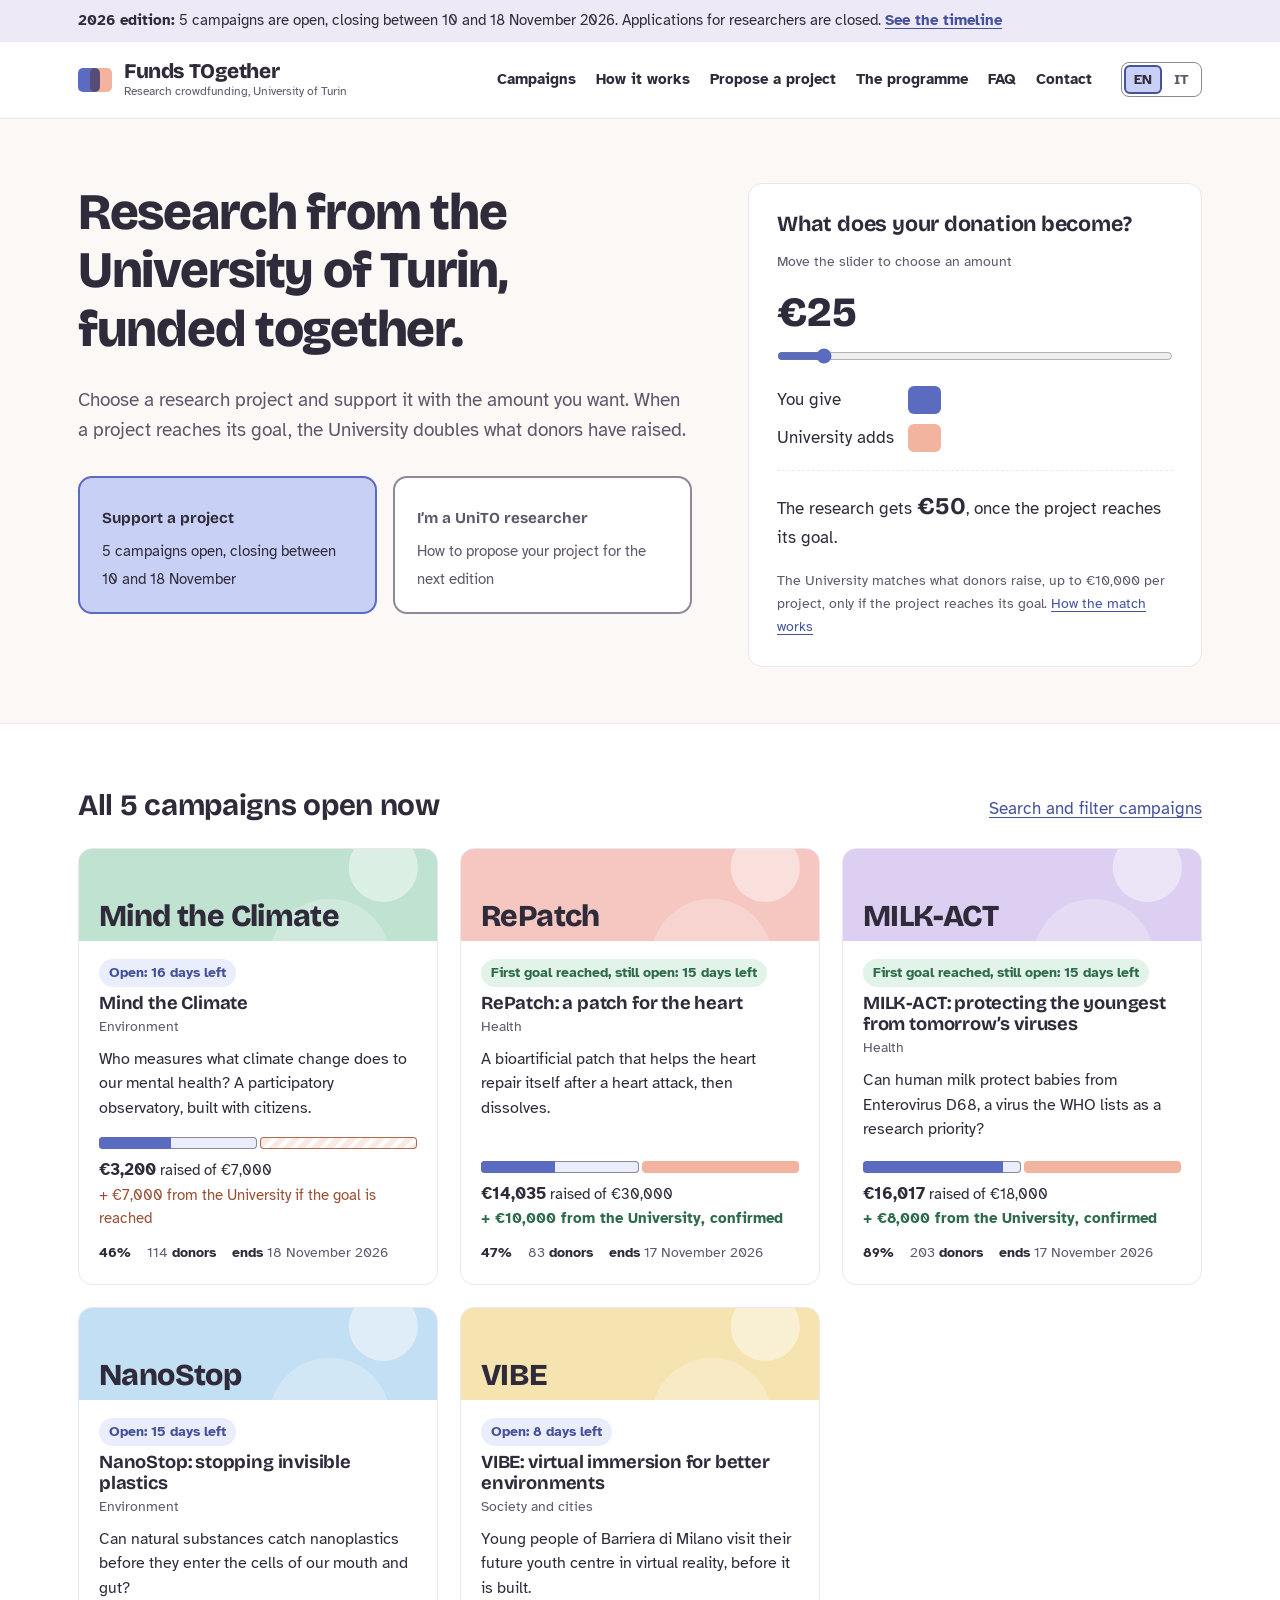
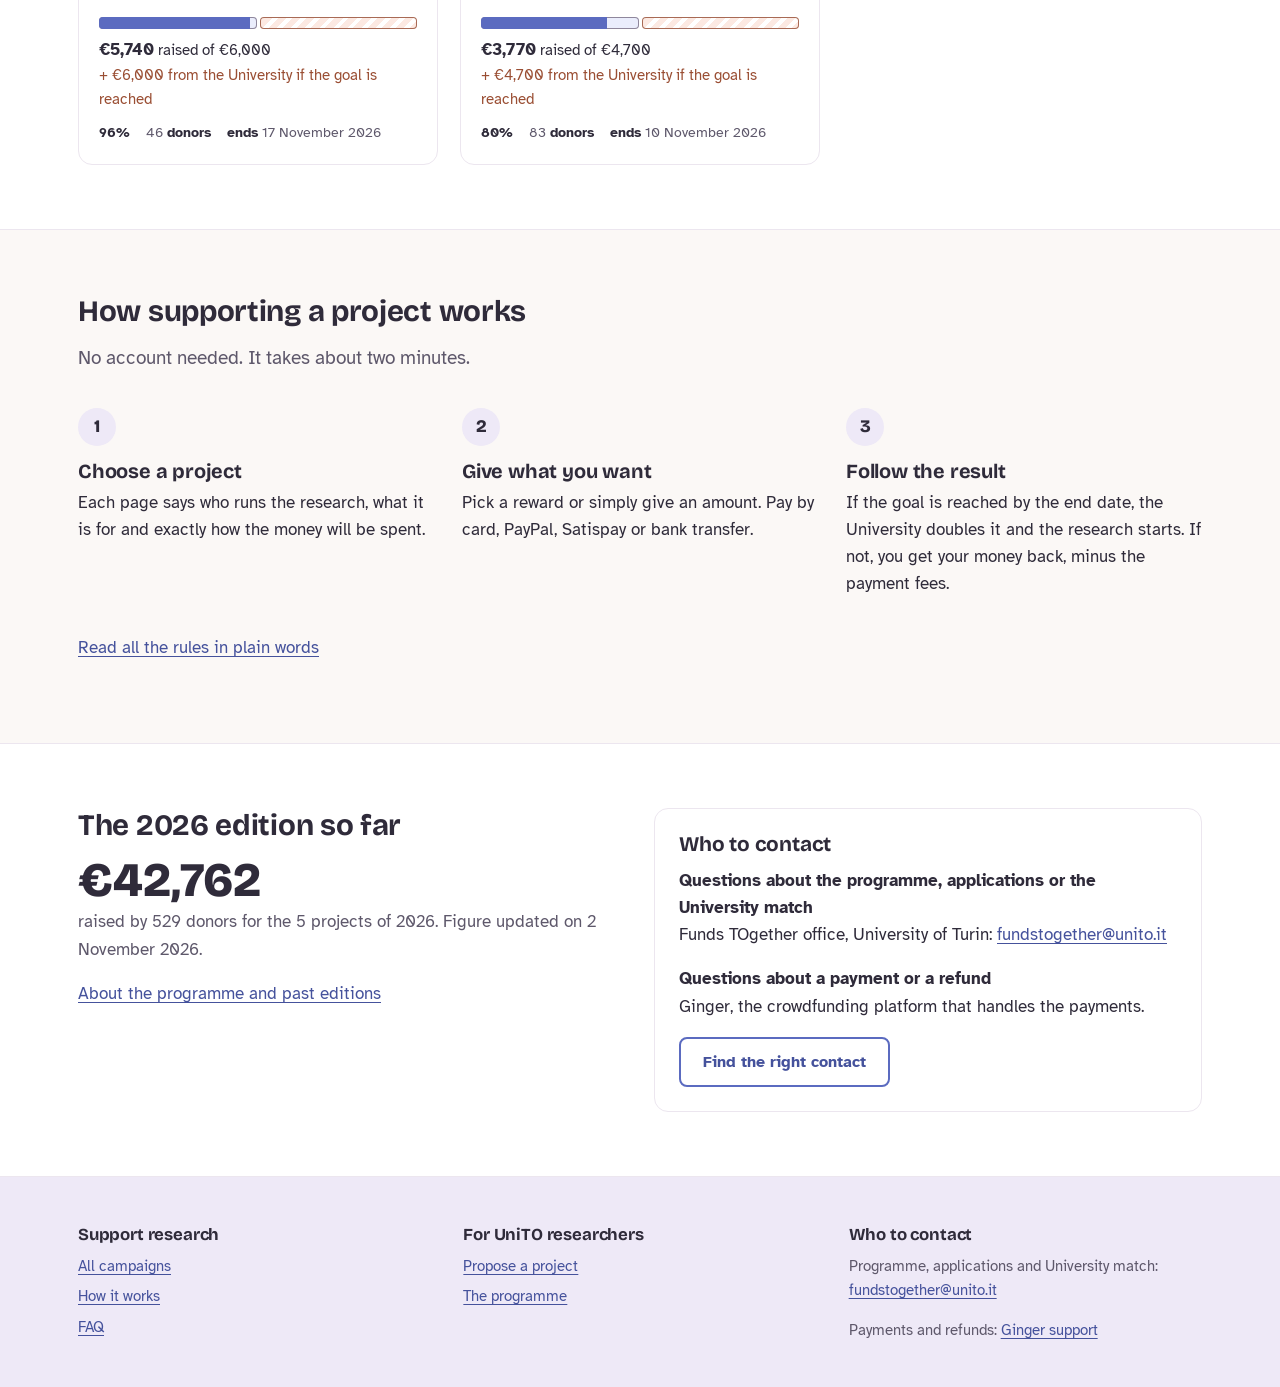
<file: assignment2_gruppoL/index.html>
<!doctype html>
<html lang="en">
<head>
  <meta charset="utf-8">
  <meta name="viewport" content="width=device-width, initial-scale=1">
  <title>Funds TOgether | University of Turin</title>
  <script src="js/lang.js"></script>
  <link rel="stylesheet" href="css/style.css">
  <script src="js/data.js" defer></script>
  <script src="js/common.js" defer></script>
  <script src="js/home.js" defer></script>
</head>
<body data-page="home" data-title-en="Research crowdfunding" data-title-it="Crowdfunding per la ricerca">
  <div id="site-header"></div>

  <main id="main">
    <section class="hero">
      <div class="wrap hero-grid">
        <div>
          <h1>
            <span data-l="en">Research from the University of Turin, funded together.</span>
            <span data-l="it">La ricerca dell’Università di Torino, finanziata insieme.</span>
          </h1>
          <p class="lead">
            <span data-l="en">Choose a research project and support it with the amount you want. When a project reaches its goal, the University doubles what donors have raised.</span>
            <span data-l="it">Scegli un progetto di ricerca e sostienilo con la cifra che vuoi. Quando un progetto raggiunge l’obiettivo, l’Ateneo raddoppia quanto raccolto dai donatori.</span>
          </p>

          <!-- Two clear entry points for two audiences (Assignment 1, problems A1 and B3) -->
          <div class="paths">
            <a class="path path--primary" href="campaigns.html">
              <strong><span data-l="en">Support a project</span><span data-l="it">Sostieni un progetto</span></strong>
              <span><span data-l="en">5 campaigns open, closing between 10 and 18 November</span><span data-l="it">5 campagne aperte, chiudono tra il 10 e il 18 novembre</span></span>
            </a>
            <a class="path" href="propose.html">
              <strong><span data-l="en">I’m a UniTO researcher</span><span data-l="it">Faccio ricerca in UniTO</span></strong>
              <span><span data-l="en">How to propose your project for the next edition</span><span data-l="it">Come proporre il tuo progetto per la prossima edizione</span></span>
            </a>
          </div>
        </div>

        <aside class="simulator" aria-labelledby="sim-title">
          <h2 id="sim-title"><span data-l="en">What does your donation become?</span><span data-l="it">Che cosa diventa la tua donazione?</span></h2>
          <label for="sim-range" class="muted small"><span data-l="en">Move the slider to choose an amount</span><span data-l="it">Sposta il cursore per scegliere una cifra</span></label>
          <div class="sim-amount"><output id="sim-out" for="sim-range">€25</output></div>
          <input id="sim-range" autocomplete="off" class="sim-range" type="range" min="5" max="200" step="5" value="25">
          <div class="sim-bars" aria-live="polite">
            <span><span data-l="en">You give</span><span data-l="it">Tu doni</span></span>
            <div><div class="sim-bar sim-bar--you" id="sim-you"></div></div>
            <span><span data-l="en">University adds</span><span data-l="it">L’Ateneo aggiunge</span></span>
            <div><div class="sim-bar sim-bar--match" id="sim-match"></div></div>
          </div>
          <p class="sim-total" id="sim-total"></p>
          <p class="small muted" style="margin:0">
            <span data-l="en">The University matches what donors raise, up to €10,000 per project, only if the project reaches its goal.</span>
            <span data-l="it">L’Ateneo aggiunge quanto raccolto dai donatori, fino a 10.000 € per progetto, solo se il progetto raggiunge l’obiettivo.</span>
            <a href="how-it-works.html#match"><span data-l="en">How the match works</span><span data-l="it">Come funziona il cofinanziamento</span></a>
          </p>
        </aside>
      </div>
    </section>

    <section class="section section--white" aria-labelledby="open-title">
      <div class="wrap">
        <div class="section-head">
          <h2 id="open-title"><span data-l="en">All 5 campaigns open now</span><span data-l="it">Tutte le 5 campagne aperte ora</span></h2>
          <a href="campaigns.html"><span data-l="en">Search and filter campaigns</span><span data-l="it">Cerca e filtra le campagne</span></a>
        </div>
        <div class="card-grid" id="home-cards"></div>
      </div>
    </section>

    <section class="section" aria-labelledby="how-title">
      <div class="wrap">
        <h2 id="how-title"><span data-l="en">How supporting a project works</span><span data-l="it">Come funziona sostenere un progetto</span></h2>
        <p class="lead" style="margin-bottom:34px"><span data-l="en">No account needed. It takes about two minutes.</span><span data-l="it">Non serve un account. Ci vogliono circa due minuti.</span></p>
        <ol class="steps">
          <li>
            <h3><span data-l="en">Choose a project</span><span data-l="it">Scegli un progetto</span></h3>
            <p><span data-l="en">Each page says who runs the research, what it is for and exactly how the money will be spent.</span><span data-l="it">Ogni pagina dice chi conduce la ricerca, a cosa serve e come verranno spesi esattamente i fondi.</span></p>
          </li>
          <li>
            <h3><span data-l="en">Give what you want</span><span data-l="it">Dona quanto vuoi</span></h3>
            <p><span data-l="en">Pick a reward or simply give an amount. Pay by card, PayPal, Satispay or bank transfer.</span><span data-l="it">Scegli una ricompensa o dona semplicemente una cifra. Paga con carta, PayPal, Satispay o bonifico.</span></p>
          </li>
          <li>
            <h3><span data-l="en">Follow the result</span><span data-l="it">Segui il risultato</span></h3>
            <p><span data-l="en">If the goal is reached by the end date, the University doubles it and the research starts. If not, you get your money back, minus the payment fees.</span><span data-l="it">Se l’obiettivo viene raggiunto entro la scadenza, l’Ateneo lo raddoppia e la ricerca parte. Altrimenti ti restituiamo la somma, al netto delle commissioni di pagamento.</span></p>
          </li>
        </ol>
        <p style="margin-top:20px"><a href="how-it-works.html"><span data-l="en">Read all the rules in plain words</span><span data-l="it">Leggi tutte le regole in parole semplici</span></a></p>
      </div>
    </section>

    <section class="section section--white" aria-labelledby="fig-title">
      <div class="wrap two-col">
        <div>
          <h2 id="fig-title"><span data-l="en">The 2026 edition so far</span><span data-l="it">L’edizione 2026 finora</span></h2>
          <p class="big-figure" id="home-raised"></p>
          <p id="home-raised-detail" class="muted"></p>
          <p><a href="programme.html"><span data-l="en">About the programme and past editions</span><span data-l="it">Il programma e le edizioni passate</span></a></p>
        </div>
        <div class="panel">
          <h2 style="font-size:1.3rem"><span data-l="en">Who to contact</span><span data-l="it">Chi contattare</span></h2>
          <p><strong><span data-l="en">Questions about the programme, applications or the University match</span><span data-l="it">Domande su programma, candidature o cofinanziamento</span></strong><br>
            <span data-l="en">Funds TOgether office, University of Turin:</span><span data-l="it">Ufficio Funds TOgether, Università di Torino:</span> <a href="mailto:fundstogether@unito.it">fundstogether@unito.it</a></p>
          <p><strong><span data-l="en">Questions about a payment or a refund</span><span data-l="it">Domande su un pagamento o un rimborso</span></strong><br>
            <span data-l="en">Ginger, the crowdfunding platform that handles the payments.</span><span data-l="it">Ginger, la piattaforma di crowdfunding che gestisce i pagamenti.</span></p>
          <a class="btn btn--ghost" href="contact.html"><span data-l="en">Find the right contact</span><span data-l="it">Trova il contatto giusto</span></a>
        </div>
      </div>
    </section>
  </main>

  <div id="site-footer"></div>
</body>
</html>
</file>
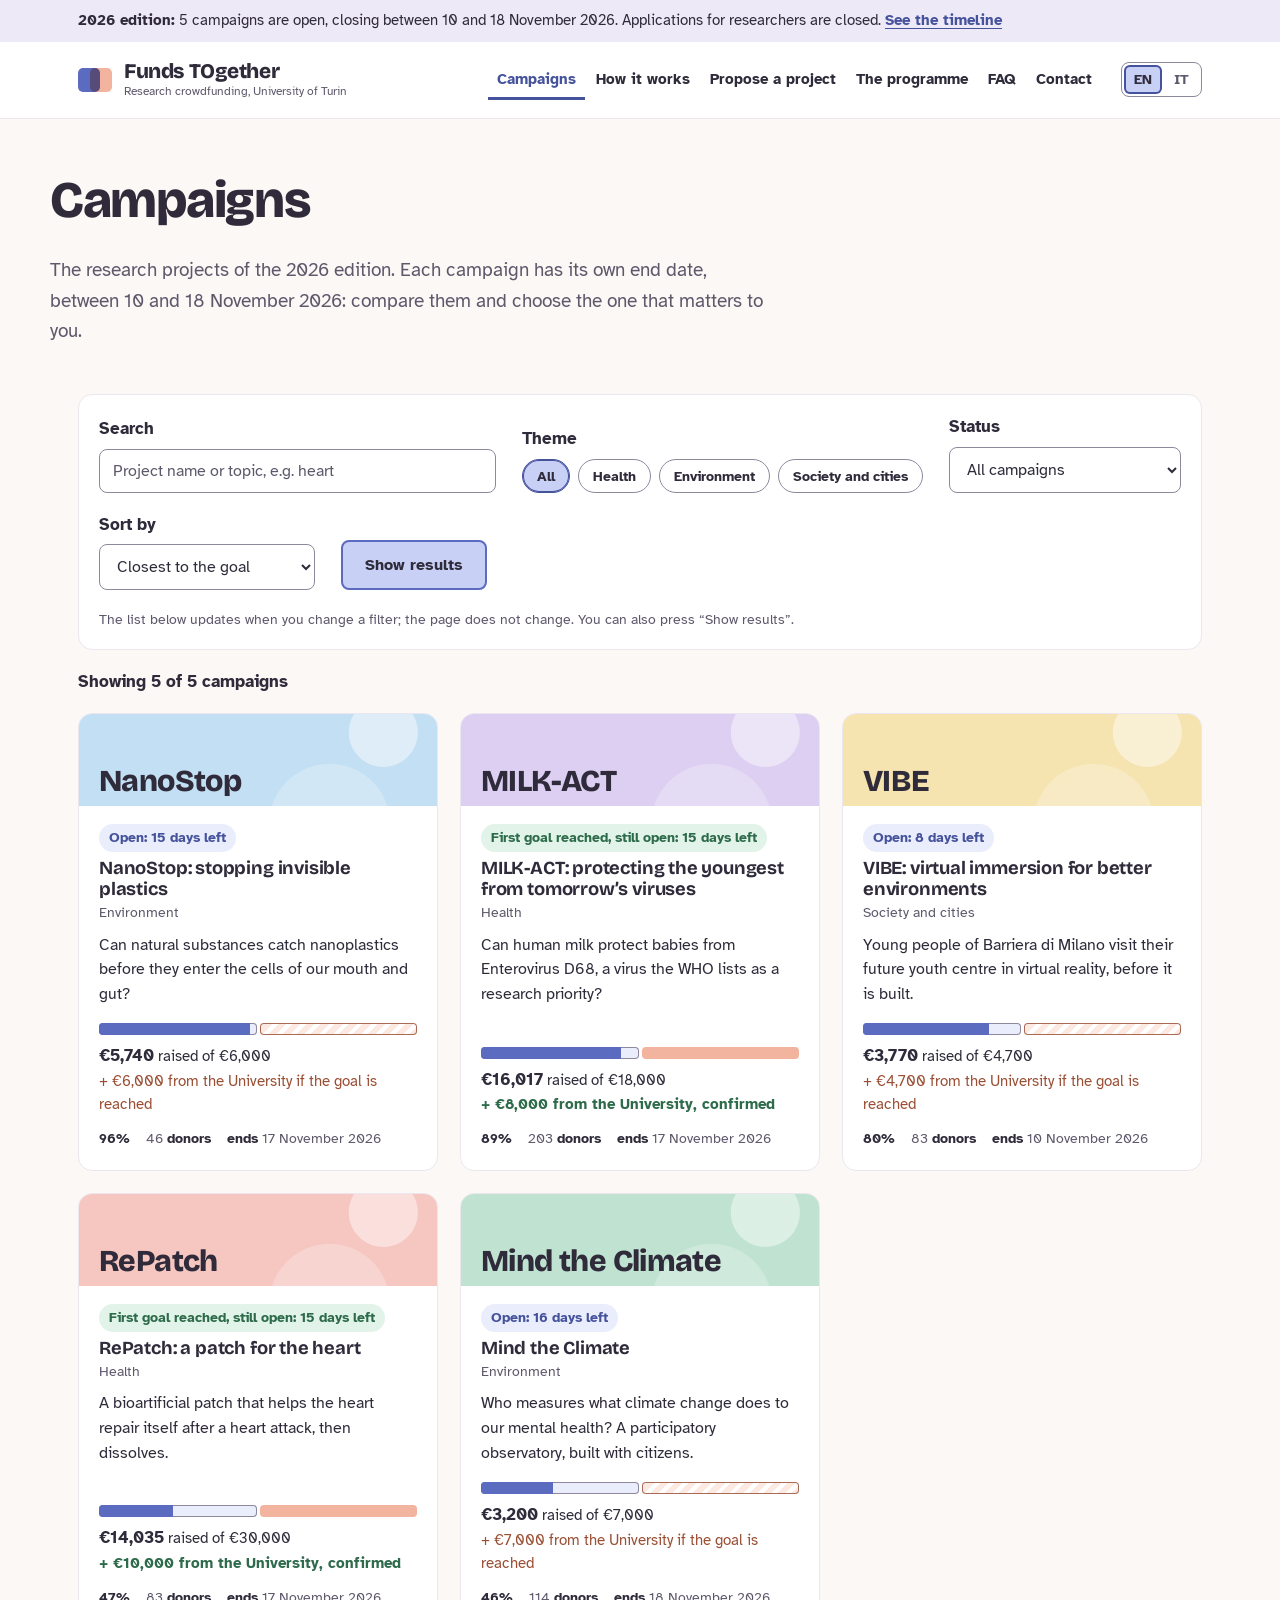
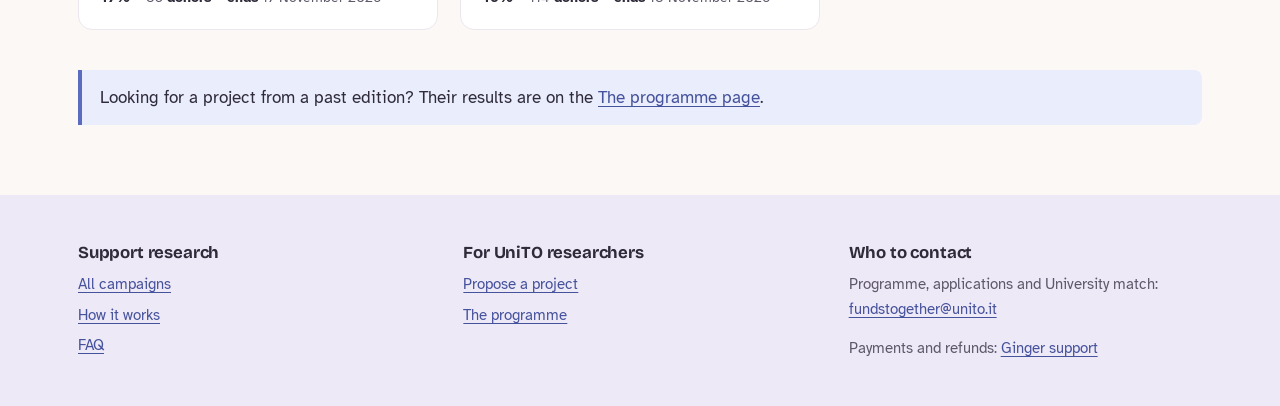
<file: assignment2_gruppoL/campaigns.html>
<!doctype html>
<html lang="en">
<head>
  <meta charset="utf-8">
  <meta name="viewport" content="width=device-width, initial-scale=1">
  <title>Campaigns | Funds TOgether</title>
  <script src="js/lang.js"></script>
  <link rel="stylesheet" href="css/style.css">
  <script src="js/data.js" defer></script>
  <script src="js/common.js" defer></script>
  <script src="js/campaigns.js" defer></script>
</head>
<body data-page="campaigns" data-title-en="Campaigns" data-title-it="Campagne">
  <div id="site-header"></div>

  <main id="main">
    <div class="wrap page-head">
      <h1><span data-l="en">Campaigns</span><span data-l="it">Campagne</span></h1>
      <p class="lead">
        <span data-l="en">The research projects of the 2026 edition. Each campaign has its own end date, between 10 and 18 November 2026: compare them and choose the one that matters to you.</span>
        <span data-l="it">I progetti di ricerca dell’edizione 2026. Ogni campagna ha la sua scadenza, tra il 10 e il 18 novembre 2026: confrontale e scegli quella che ti sta a cuore.</span>
      </p>
    </div>

    <div class="wrap" style="padding-bottom:70px">
      <form class="toolbar" id="filters" role="search" action="campaigns.html">
        <div class="field" style="flex:1 1 260px">
          <label for="q"><span data-l="en">Search</span><span data-l="it">Cerca</span></label>
          <input id="q" type="search" autocomplete="off" data-ph-en="Project name or topic, e.g. heart" data-ph-it="Nome del progetto o tema, es. cuore">
        </div>
        <div class="field">
          <span class="label" id="theme-label"><span data-l="en">Theme</span><span data-l="it">Tema</span></span>
          <div class="chips" role="group" aria-labelledby="theme-label" id="theme-chips">
            <button type="button" class="chip" data-theme="all" aria-pressed="true"><span data-l="en">All</span><span data-l="it">Tutti</span></button>
            <button type="button" class="chip" data-theme="health" aria-pressed="false"><span data-l="en">Health</span><span data-l="it">Salute</span></button>
            <button type="button" class="chip" data-theme="environment" aria-pressed="false"><span data-l="en">Environment</span><span data-l="it">Ambiente</span></button>
            <button type="button" class="chip" data-theme="society" aria-pressed="false"><span data-l="en">Society and cities</span><span data-l="it">Società e città</span></button>
          </div>
        </div>
        <div class="field">
          <label for="status"><span data-l="en">Status</span><span data-l="it">Stato</span></label>
          <select id="status" autocomplete="off" aria-describedby="filter-hint">
            <option value="all" data-en="All campaigns" data-it="Tutte le campagne">All campaigns</option>
            <option value="open" data-en="Still collecting for the goal" data-it="Ancora in raccolta per l’obiettivo">Still collecting for the goal</option>
            <option value="reached" data-en="Goal already reached" data-it="Obiettivo già raggiunto">Goal already reached</option>
          </select>
        </div>
        <div class="field">
          <label for="sort"><span data-l="en">Sort by</span><span data-l="it">Ordina per</span></label>
          <select id="sort" autocomplete="off" aria-describedby="filter-hint">
            <option value="close" data-en="Closest to the goal" data-it="Più vicini all’obiettivo">Closest to the goal</option>
            <option value="far" data-en="Most in need of support" data-it="Che hanno più bisogno di sostegno">Most in need of support</option>
            <option value="donors" data-en="Most donors" data-it="Più donatori">Most donors</option>
            <option value="az" data-en="Name (A–Z)" data-it="Nome (A–Z)">Name (A–Z)</option>
          </select>
        </div>
        <!-- Explicit submit button (WCAG 3.2.2, technique H32): the form can be sent on purpose,
             changing a filter only updates the list below and never moves the user elsewhere. -->
        <div class="field">
          <button type="submit" class="btn" id="apply-filters"><span data-l="en">Show results</span><span data-l="it">Mostra i risultati</span></button>
        </div>
        <p class="small muted filter-hint" id="filter-hint"><span data-l="en">The list below updates when you change a filter; the page does not change. You can also press “Show results”.</span><span data-l="it">L’elenco qui sotto si aggiorna quando cambi un filtro; la pagina non cambia. Puoi anche premere “Mostra i risultati”.</span></p>
      </form>

      <h2 class="sr-only">Campaign list</h2>
      <p class="result-count" id="count" aria-live="polite"></p>
      <div class="card-grid" id="list"></div>

      <div class="empty" id="empty" hidden>
        <h2 style="font-size:1.3rem"><span data-l="en">No campaign matches these filters</span><span data-l="it">Nessuna campagna corrisponde a questi filtri</span></h2>
        <p><span data-l="en">Try another word, or show all the campaigns again.</span><span data-l="it">Prova un’altra parola, oppure mostra di nuovo tutte le campagne.</span></p>
        <button type="button" class="btn" id="reset"><span data-l="en">Show all campaigns</span><span data-l="it">Mostra tutte le campagne</span></button>
      </div>

      <div class="note note--info" style="margin-top:40px">
        <p>
          <span data-l="en">Looking for a project from a past edition? Their results are on the</span>
          <span data-l="it">Cerchi un progetto di un’edizione passata? I risultati sono nella pagina</span>
          <a href="programme.html#editions"><span data-l="en">The programme page</span><span data-l="it">Il programma</span></a>.
        </p>
      </div>
    </div>
  </main>

  <div id="site-footer"></div>
</body>
</html>
</file>
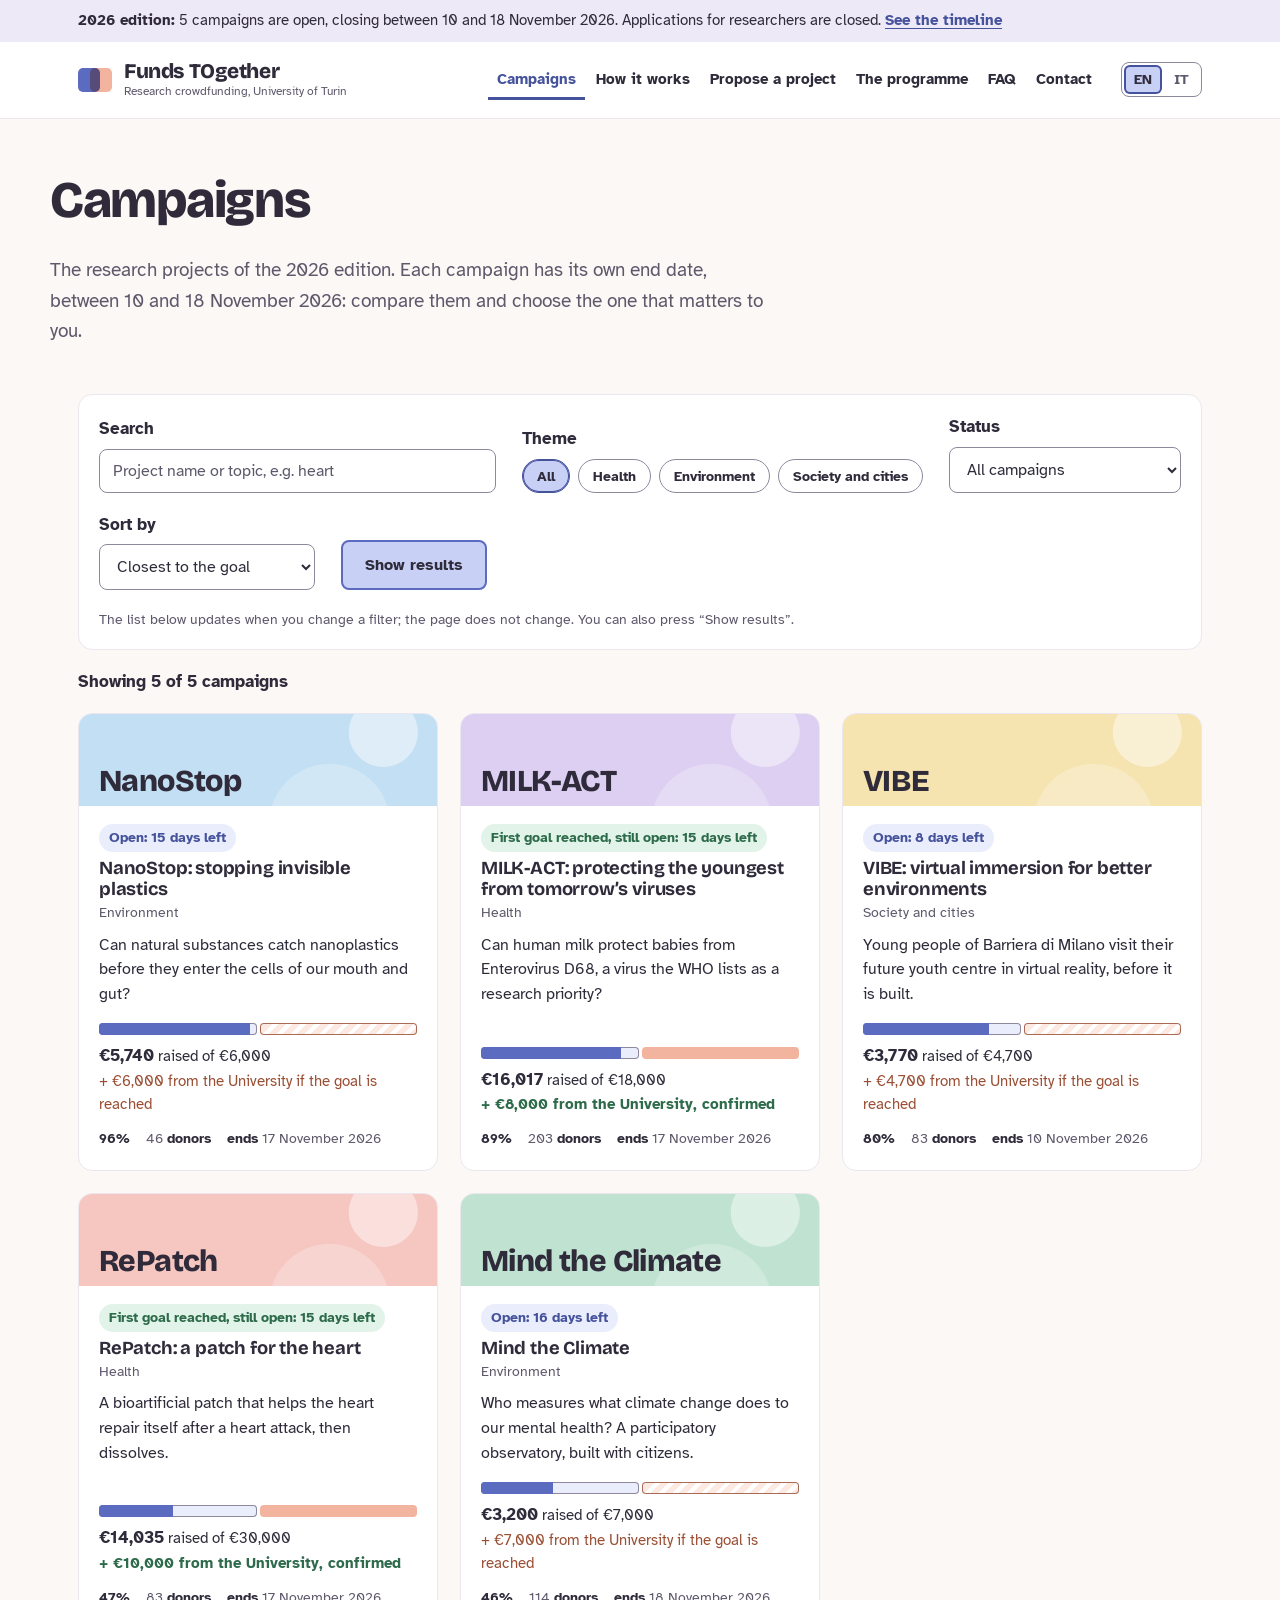
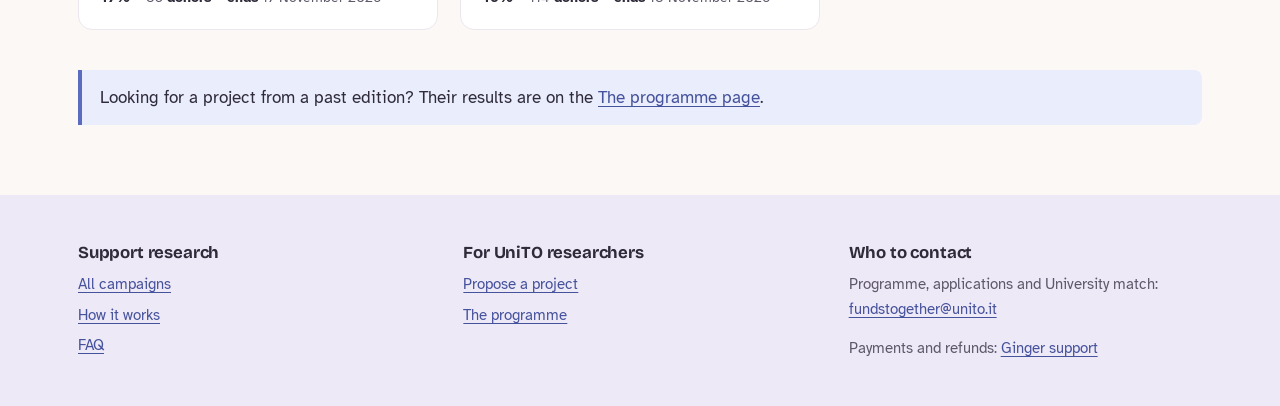
<file: assignment2_gruppoL/confirmation.html>
<!doctype html>
<html lang="en">
<head>
  <meta charset="utf-8">
  <meta name="viewport" content="width=device-width, initial-scale=1">
  <title>Thank you | Funds TOgether</title>
  <script src="js/lang.js"></script>
  <link rel="stylesheet" href="css/style.css">
  <script src="js/data.js" defer></script>
  <script src="js/common.js" defer></script>
  <script src="js/confirmation.js" defer></script>
</head>
<body data-page="confirmation" data-title-en="Thank you" data-title-it="Grazie">
  <div id="site-header"></div>

  <main id="main">
    <div class="wrap" style="padding-top:44px">
      <ol class="stepper" aria-label="Steps">
        <li class="is-done"><span data-l="en">Your support</span><span data-l="it">Il tuo sostegno</span></li>
        <li class="is-done"><span data-l="en">Your details and payment</span><span data-l="it">Dati e pagamento</span></li>
        <li aria-current="step"><span data-l="en">Confirmation</span><span data-l="it">Conferma</span></li>
      </ol>
    </div>
    <div class="wrap side-layout" id="confirm-root"></div>
  </main>

  <div id="site-footer"></div>
</body>
</html>
</file>
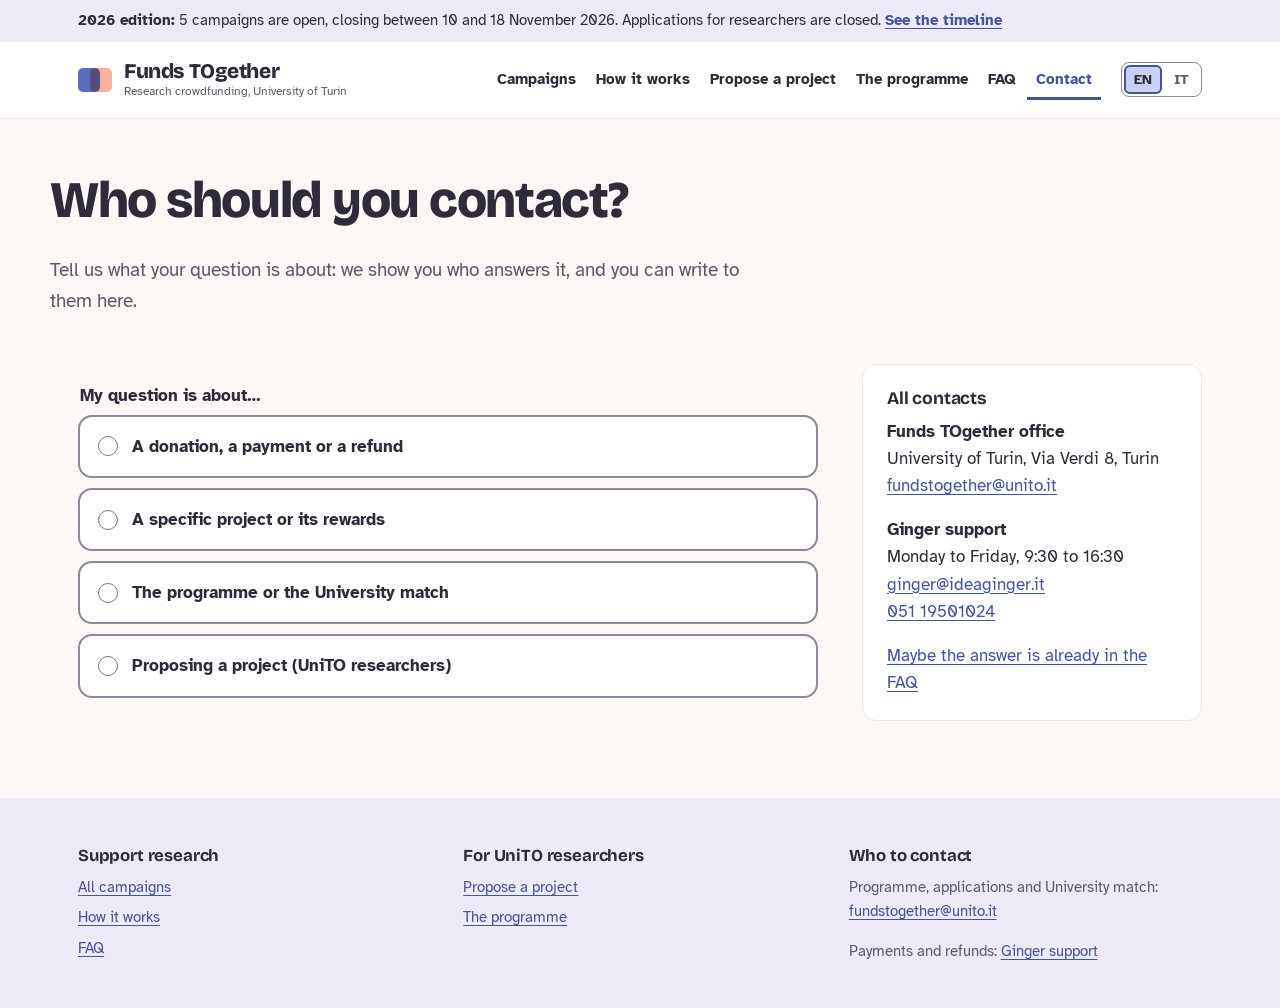
<file: assignment2_gruppoL/contact.html>
<!doctype html>
<html lang="en">
<head>
  <meta charset="utf-8">
  <meta name="viewport" content="width=device-width, initial-scale=1">
  <title>Contact | Funds TOgether</title>
  <script src="js/lang.js"></script>
  <link rel="stylesheet" href="css/style.css">
  <script src="js/data.js" defer></script>
  <script src="js/common.js" defer></script>
  <script src="js/forms.js" defer></script>
  <script src="js/contact.js" defer></script>
</head>
<body data-page="contact" data-title-en="Contact" data-title-it="Contatti">
  <div id="site-header"></div>

  <main id="main">
    <div class="wrap page-head">
      <h1><span data-l="en">Who should you contact?</span><span data-l="it">Chi devi contattare?</span></h1>
      <p class="lead"><span data-l="en">Tell us what your question is about: we show you who answers it, and you can write to them here.</span>
        <span data-l="it">Dicci di cosa si tratta: ti mostriamo chi risponde, e puoi scrivergli da qui.</span></p>
    </div>

    <div class="wrap side-layout">
      <div>
        <!-- Routing instead of one generic contact (problems B6 and C5) -->
        <fieldset class="route">
          <legend><span data-l="en">My question is about…</span><span data-l="it">La mia domanda riguarda…</span></legend>
          <label class="choice choice--simple"><input type="radio" name="topic" value="payment"><span><span class="choice-title"><span data-l="en">A donation, a payment or a refund</span><span data-l="it">Una donazione, un pagamento o un rimborso</span></span></span></label>
          <label class="choice choice--simple"><input type="radio" name="topic" value="project"><span><span class="choice-title"><span data-l="en">A specific project or its rewards</span><span data-l="it">Un progetto specifico o le sue ricompense</span></span></span></label>
          <label class="choice choice--simple"><input type="radio" name="topic" value="programme"><span><span class="choice-title"><span data-l="en">The programme or the University match</span><span data-l="it">Il programma o il raddoppio dell’Ateneo</span></span></span></label>
          <label class="choice choice--simple"><input type="radio" name="topic" value="apply"><span><span class="choice-title"><span data-l="en">Proposing a project (UniTO researchers)</span><span data-l="it">Proporre un progetto (ricercatori UniTO)</span></span></span></label>
        </fieldset>

        <div class="panel route-result" id="route-result" aria-live="polite" hidden></div>

        <!-- The wrapper is hidden, not the form: the form stays a flex container for its fields (WCAG 1.4.10, technique C38) -->
        <div id="contact-form-wrap" hidden>
        <form id="contact-form" novalidate style="margin-top:30px">
          <h2 style="font-size:1.35rem" id="form-h"><span data-l="en">Write to us</span><span data-l="it">Scrivici</span></h2>
          <div class="error-summary" id="errors" tabindex="-1" hidden></div>
          <div class="field" id="project-field" hidden>
            <label for="c-project"><span data-l="en">Which project?</span><span data-l="it">Quale progetto?</span></label>
            <select id="c-project" autocomplete="off"></select>
            <p class="field-error" id="c-project-error"></p>
          </div>
          <div class="form-row">
            <div class="field">
              <label for="c-name"><span data-l="en">Your name</span><span data-l="it">Il tuo nome</span></label>
              <input id="c-name" type="text" autocomplete="name">
              <p class="field-error" id="c-name-error"></p>
            </div>
            <div class="field">
              <label for="c-email"><span data-l="en">Email for the reply</span><span data-l="it">Email per la risposta</span></label>
              <input id="c-email" type="email" autocomplete="email">
              <p class="field-error" id="c-email-error"></p>
            </div>
          </div>
          <div class="field" id="ref-field" hidden>
            <label for="c-ref"><span data-l="en">Donation reference (optional)</span><span data-l="it">Riferimento della donazione (facoltativo)</span></label>
            <span class="hint"><span data-l="en">You find it on the confirmation page and in the certificate email.</span><span data-l="it">Lo trovi nella pagina di conferma e nella mail dell’attestato.</span></span>
            <input id="c-ref" type="text" autocomplete="off" data-ph-en="e.g. FT26-MIN-1175" data-ph-it="es. FT26-MIN-1175">
          </div>
          <!-- Flex row around the message field (WCAG 1.4.10, technique C38): the form itself is hidden until a topic is chosen -->
          <div class="form-row">
            <div class="field">
              <label for="c-msg"><span data-l="en">Your message</span><span data-l="it">Il tuo messaggio</span></label>
              <textarea id="c-msg" autocomplete="off" data-max="1000"></textarea>
              <p class="counter" id="c-msg-count"></p>
              <p class="field-error" id="c-msg-error"></p>
            </div>
          </div>
          <div class="flow-actions"><button class="btn" type="submit" id="c-submit"></button></div>
        </form>
        </div>
        <div class="success-box" id="c-success" tabindex="-1" hidden role="region" data-aria-en="Contact form result" data-aria-it="Esito del modulo di contatto" style="margin-top:30px"></div>
      </div>

      <aside class="panel toc">
        <h2 style="font-size:1.1rem"><span data-l="en">All contacts</span><span data-l="it">Tutti i contatti</span></h2>
        <p><strong><span data-l="en">Funds TOgether office</span><span data-l="it">Ufficio Funds TOgether</span></strong><br>
          <span data-l="en">University of Turin, Via Verdi 8, Turin</span><span data-l="it">Università di Torino, Via Verdi 8, Torino</span><br>
          <a href="mailto:fundstogether@unito.it">fundstogether@unito.it</a></p>
        <p><strong><span data-l="en">Ginger support</span><span data-l="it">Assistenza Ginger</span></strong><br>
          <span data-l="en">Monday to Friday, 9:30 to 16:30</span><span data-l="it">Dal lunedì al venerdì, 9:30–16:30</span><br>
          <a href="mailto:ginger@ideaginger.it">ginger@ideaginger.it</a><br><a href="tel:+3905119501024">051 19501024</a></p>
        <p style="margin:0"><a href="faq.html"><span data-l="en">Maybe the answer is already in the FAQ</span><span data-l="it">Forse la risposta è già nelle FAQ</span></a></p>
      </aside>
    </div>
  </main>

  <div id="site-footer"></div>
</body>
</html>
</file>
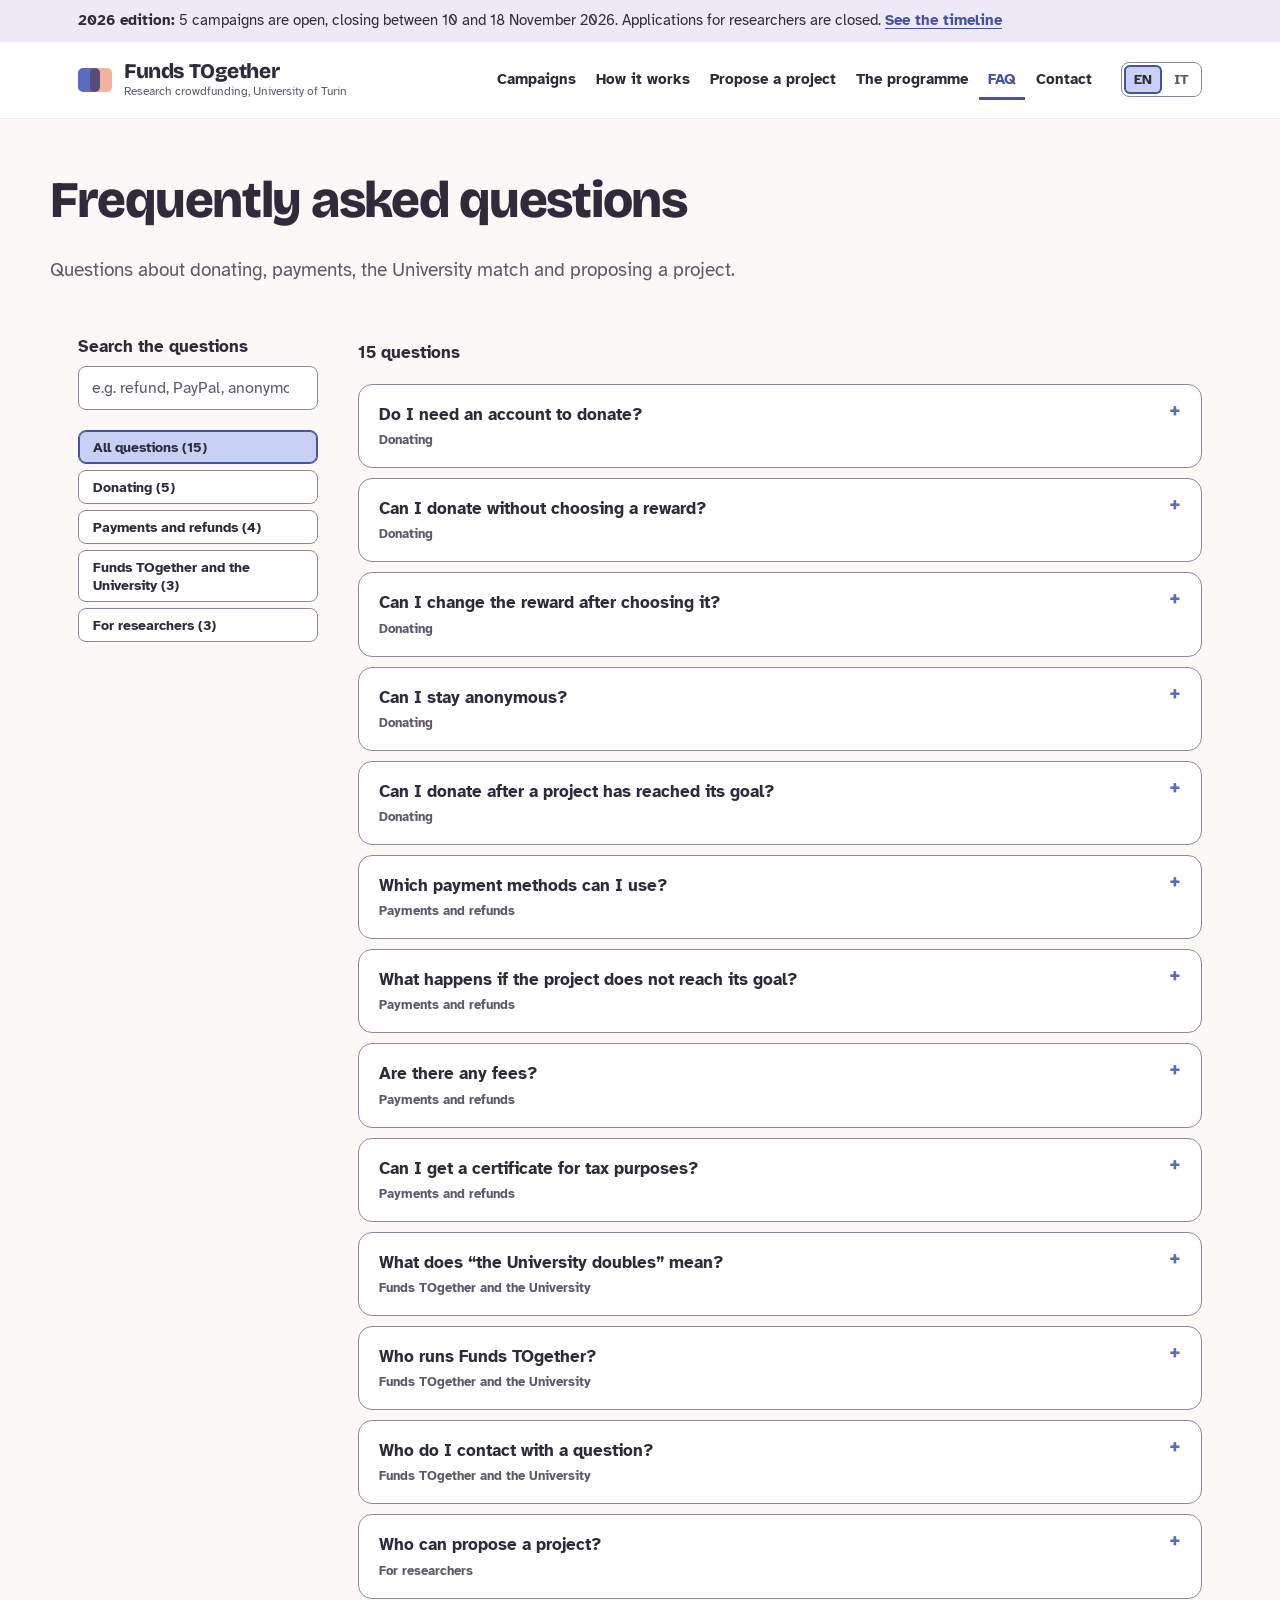
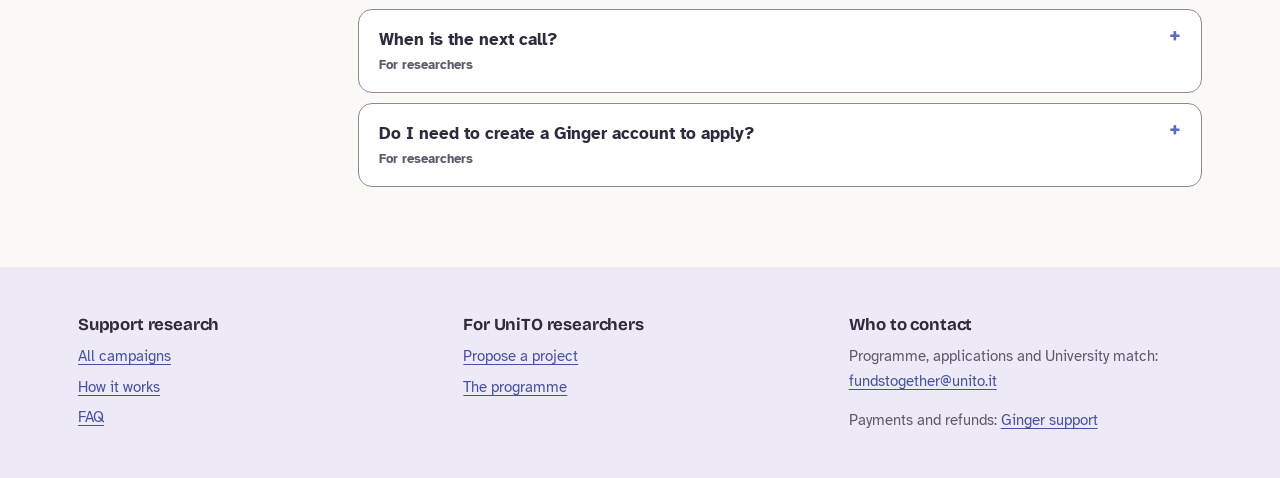
<file: assignment2_gruppoL/faq.html>
<!doctype html>
<html lang="en">
<head>
  <meta charset="utf-8">
  <meta name="viewport" content="width=device-width, initial-scale=1">
  <title>FAQ | Funds TOgether</title>
  <script src="js/lang.js"></script>
  <link rel="stylesheet" href="css/style.css">
  <script src="js/data.js" defer></script>
  <script src="js/common.js" defer></script>
  <script src="js/faq.js" defer></script>
</head>
<body data-page="faq" data-title-en="Frequently asked questions" data-title-it="Domande frequenti">
  <div id="site-header"></div>

  <main id="main">
    <div class="wrap page-head">
      <h1><span data-l="en">Frequently asked questions</span><span data-l="it">Domande frequenti</span></h1>
      <p class="lead"><span data-l="en">Questions about donating, payments, the University match and proposing a project.</span><span data-l="it">Domande su donazioni, pagamenti, raddoppio dell’Ateneo e proposta di un progetto.</span></p>
    </div>

    <div class="wrap faq-layout">
      <div>
        <div class="field">
          <label for="faq-q"><span data-l="en">Search the questions</span><span data-l="it">Cerca tra le domande</span></label>
          <input id="faq-q" type="search" autocomplete="off" data-ph-en="e.g. refund, PayPal, anonymous" data-ph-it="es. rimborso, PayPal, anonimo">
        </div>
        <div class="faq-cats" role="group" aria-label="Categories" id="cats"></div>
      </div>
      <div>
        <p class="result-count" id="faq-count" aria-live="polite"></p>
        <div id="faq-list"></div>
        <div class="empty" id="faq-empty" hidden>
          <h2 style="font-size:1.25rem"><span data-l="en">No question matches your search</span><span data-l="it">Nessuna domanda corrisponde alla ricerca</span></h2>
          <p><span data-l="en">Try a shorter word, or ask us directly.</span><span data-l="it">Prova una parola più breve, oppure chiedi direttamente a noi.</span></p>
          <a class="btn" href="contact.html"><span data-l="en">Ask a question</span><span data-l="it">Fai una domanda</span></a>
        </div>
      </div>
    </div>
  </main>

  <div id="site-footer"></div>
</body>
</html>
</file>
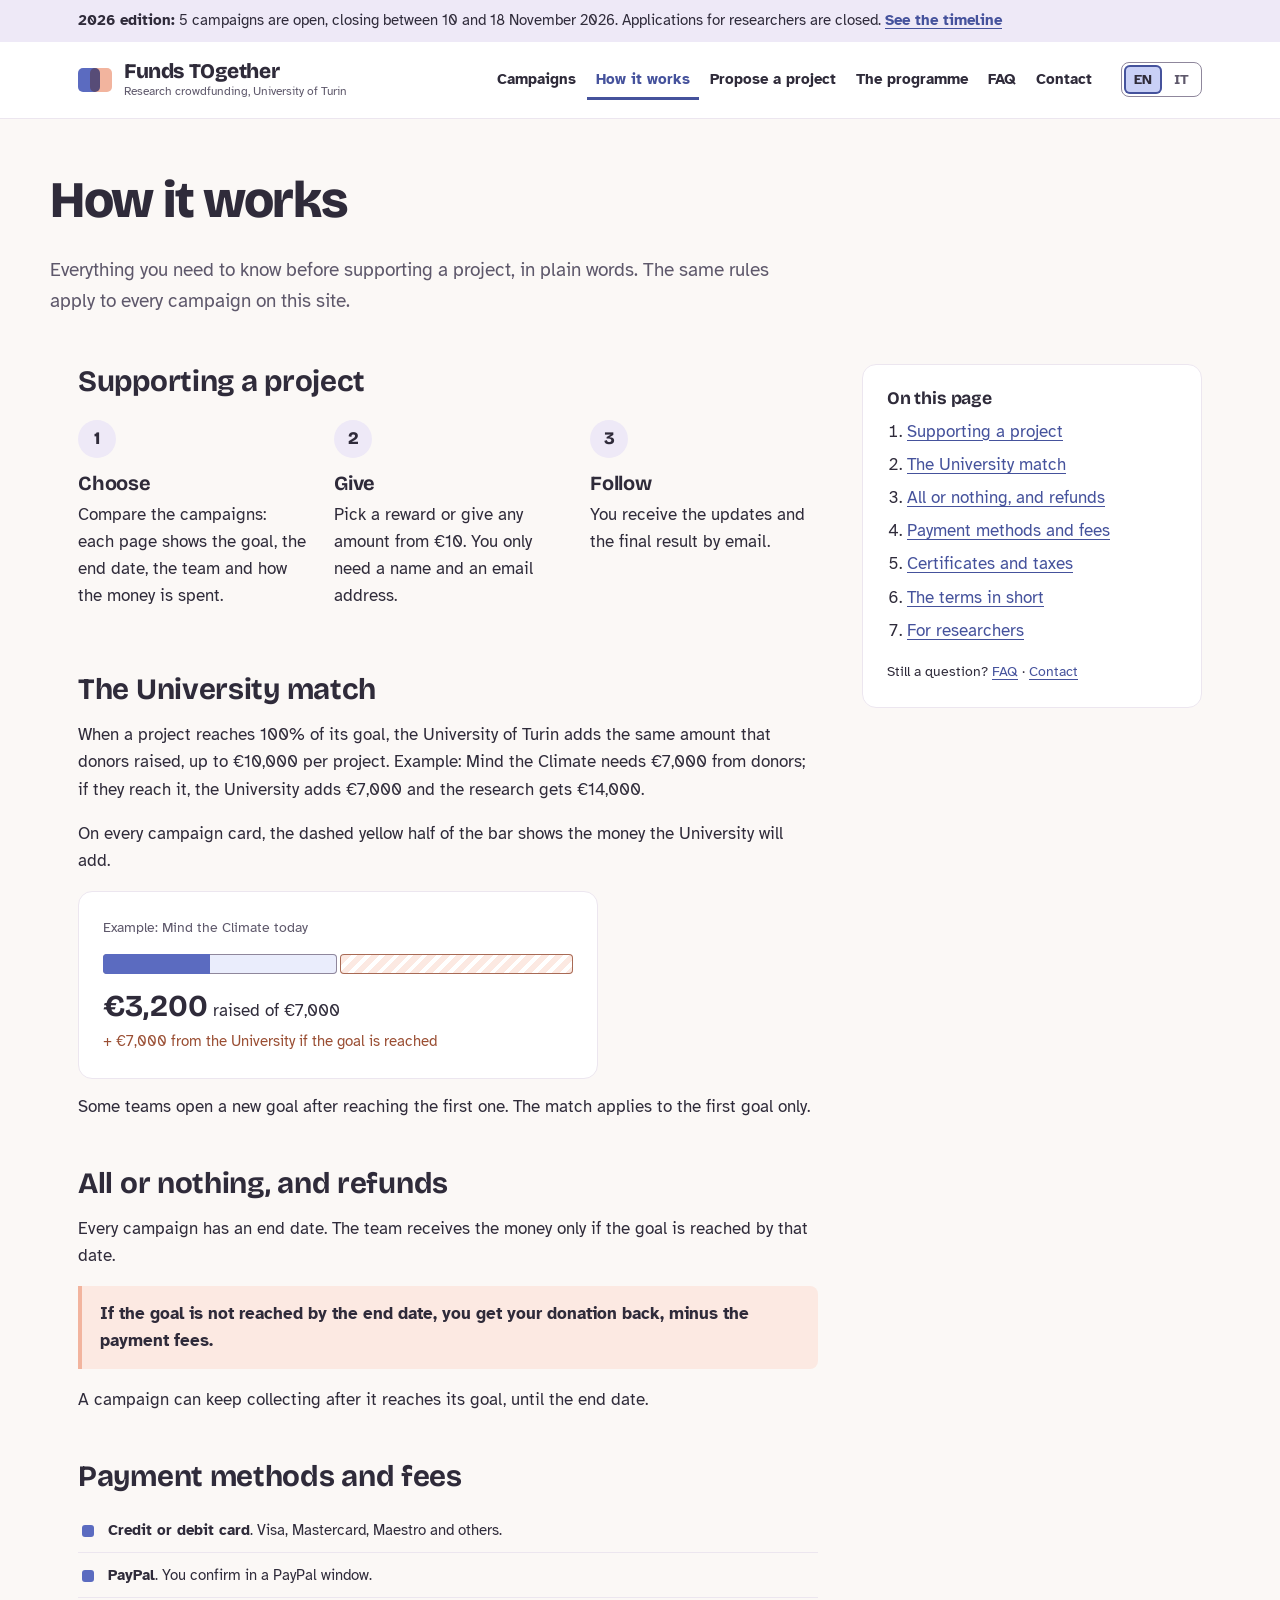
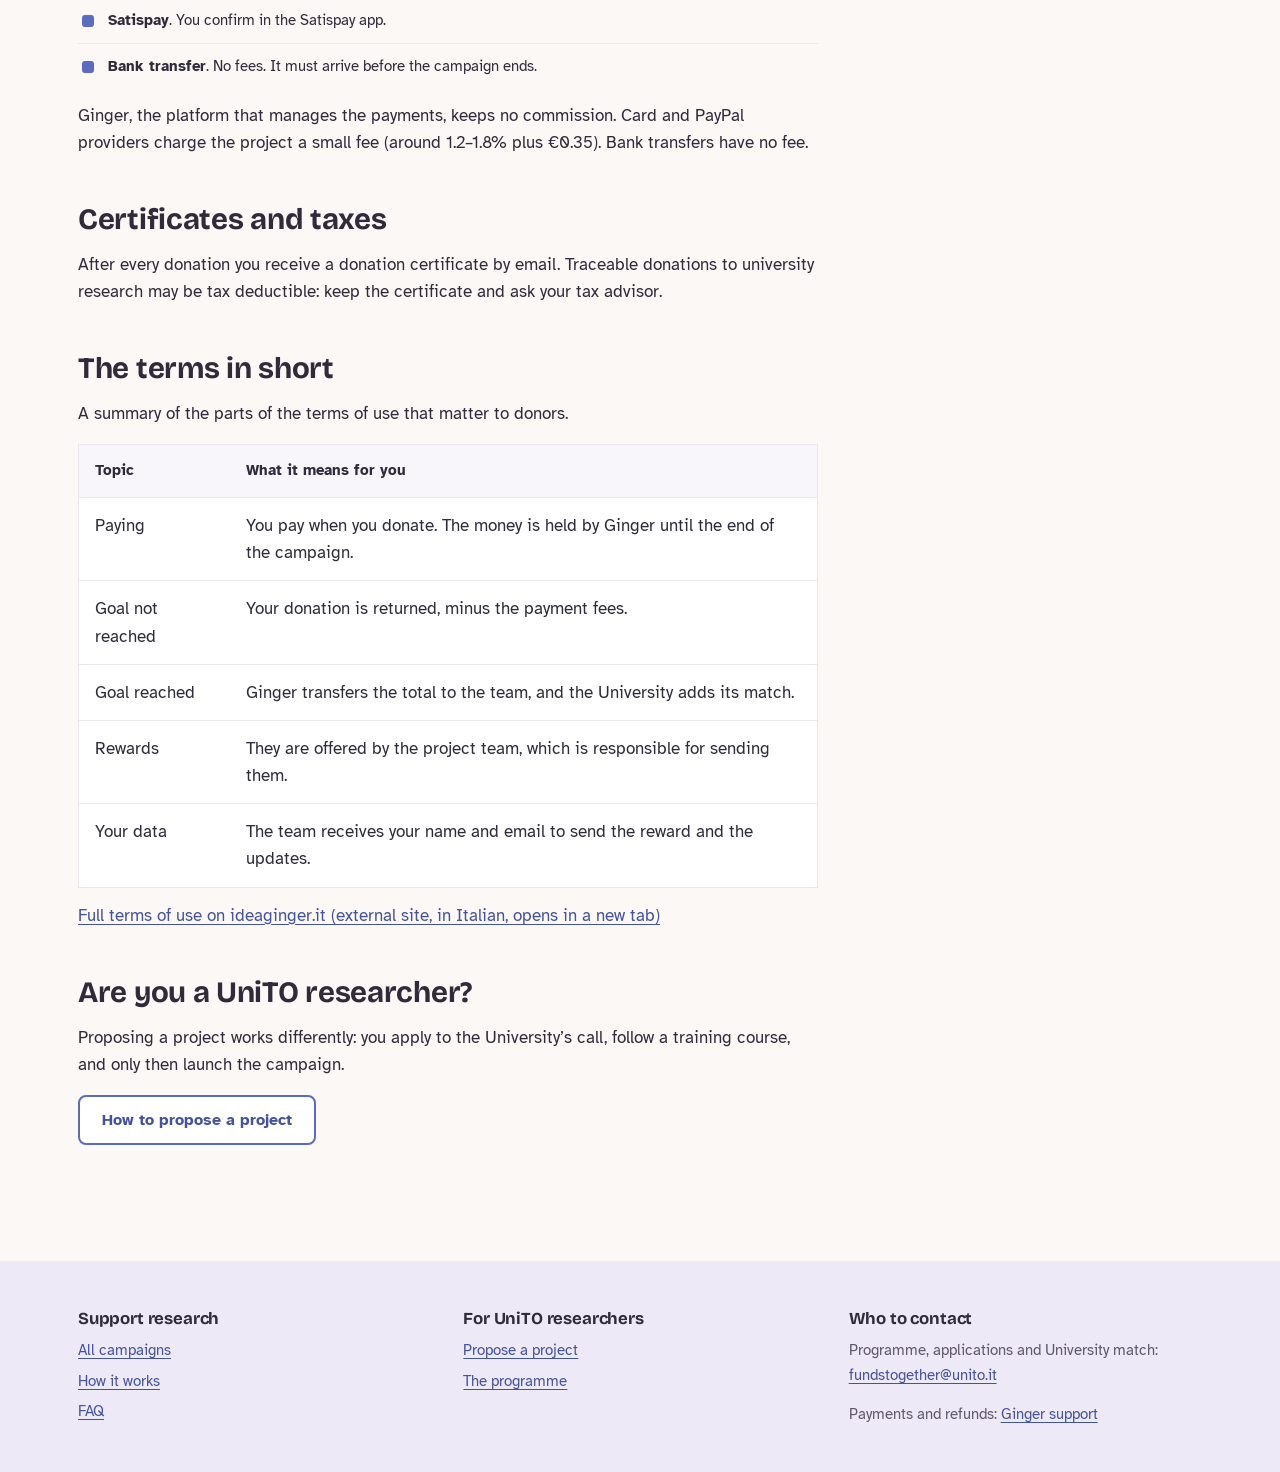
<file: assignment2_gruppoL/how-it-works.html>
<!doctype html>
<html lang="en">
<head>
  <meta charset="utf-8">
  <meta name="viewport" content="width=device-width, initial-scale=1">
  <title>How it works | Funds TOgether</title>
  <script src="js/lang.js"></script>
  <link rel="stylesheet" href="css/style.css">
  <script src="js/data.js" defer></script>
  <script src="js/common.js" defer></script>
  <script src="js/how.js" defer></script>
</head>
<body data-page="how" data-title-en="How it works" data-title-it="Come funziona">
  <div id="site-header"></div>

  <main id="main">
    <div class="wrap page-head">
      <h1><span data-l="en">How it works</span><span data-l="it">Come funziona</span></h1>
      <p class="lead"><span data-l="en">Everything you need to know before supporting a project, in plain words. The same rules apply to every campaign on this site.</span>
        <span data-l="it">Tutto quello che serve sapere prima di sostenere un progetto, in parole semplici. Le stesse regole valgono per tutte le campagne del sito.</span></p>
    </div>

    <div class="wrap side-layout">
      <div>
        <section class="project-section" id="supporters">
          <h2><span data-l="en">Supporting a project</span><span data-l="it">Sostenere un progetto</span></h2>
          <ol class="steps" style="margin-top:22px">
            <li><h3><span data-l="en">Choose</span><span data-l="it">Scegli</span></h3>
              <p><span data-l="en">Compare the campaigns: each page shows the goal, the end date, the team and how the money is spent.</span><span data-l="it">Confronta le campagne: ogni pagina mostra obiettivo, scadenza, gruppo e uso dei fondi.</span></p></li>
            <li><h3><span data-l="en">Give</span><span data-l="it">Dona</span></h3>
              <p><span data-l="en">Pick a reward or give any amount from €10. You only need a name and an email address.</span><span data-l="it">Scegli una ricompensa o dona da 10 € in su. Servono solo nome e indirizzo email.</span></p></li>
            <li><h3><span data-l="en">Follow</span><span data-l="it">Segui</span></h3>
              <p><span data-l="en">You receive the updates and the final result by email.</span><span data-l="it">Ricevi via email gli aggiornamenti e il risultato finale.</span></p></li>
          </ol>
        </section>

        <section class="project-section" id="match">
          <h2><span data-l="en">The University match</span><span data-l="it">Il raddoppio dell’Ateneo</span></h2>
          <p><span data-l="en">When a project reaches 100% of its goal, the University of Turin adds the same amount that donors raised, up to €10,000 per project. Example: Mind the Climate needs €7,000 from donors; if they reach it, the University adds €7,000 and the research gets €14,000.</span>
             <span data-l="it">Quando un progetto raggiunge il 100% dell’obiettivo, l’Università di Torino aggiunge la stessa cifra raccolta dai donatori, fino a 10.000 € per progetto. Esempio: Mind the Climate chiede 7.000 € ai donatori; se li raggiunge, l’Ateneo aggiunge 7.000 € e la ricerca riceve 14.000 €.</span></p>
          <p><span data-l="en">On every campaign card, the dashed yellow half of the bar shows the money the University will add.</span>
             <span data-l="it">Su ogni scheda, la metà gialla tratteggiata della barra indica la cifra che l’Ateneo aggiungerà.</span></p>
          <div class="panel" style="max-width:520px"><div id="example-meter"></div></div>
          <p style="margin-top:14px"><span data-l="en">Some teams open a new goal after reaching the first one. The match applies to the first goal only.</span>
             <span data-l="it">Alcuni gruppi aprono un nuovo obiettivo dopo aver raggiunto il primo. Il raddoppio vale solo per il primo obiettivo.</span></p>
        </section>

        <section class="project-section" id="rules">
          <h2><span data-l="en">All or nothing, and refunds</span><span data-l="it">Tutto o niente, e rimborsi</span></h2>
          <p><span data-l="en">Every campaign has an end date. The team receives the money only if the goal is reached by that date.</span>
             <span data-l="it">Ogni campagna ha una scadenza. Il gruppo riceve i fondi solo se l’obiettivo viene raggiunto entro quella data.</span></p>
          <p class="note"><strong id="refund-rule"></strong></p>
          <p style="margin-top:14px"><span data-l="en">A campaign can keep collecting after it reaches its goal, until the end date.</span>
             <span data-l="it">Una campagna può continuare a raccogliere anche dopo aver raggiunto l’obiettivo, fino alla scadenza.</span></p>
        </section>

        <section class="project-section" id="payments">
          <h2><span data-l="en">Payment methods and fees</span><span data-l="it">Metodi di pagamento e commissioni</span></h2>
          <ul class="conditions" id="methods"></ul>
          <p style="margin-top:14px"><span data-l="en">Ginger, the platform that manages the payments, keeps no commission. Card and PayPal providers charge the project a small fee (around 1.2–1.8% plus €0.35). Bank transfers have no fee.</span>
             <span data-l="it">Ginger, la piattaforma che gestisce i pagamenti, non trattiene commissioni. I gestori di carte e PayPal applicano al progetto una piccola commissione (circa 1,2–1,8% più 0,35 €). Il bonifico non ha commissioni.</span></p>
        </section>

        <section class="project-section" id="receipts">
          <h2><span data-l="en">Certificates and taxes</span><span data-l="it">Attestati e fisco</span></h2>
          <p><span data-l="en">After every donation you receive a donation certificate by email. Traceable donations to university research may be tax deductible: keep the certificate and ask your tax advisor.</span>
             <span data-l="it">Dopo ogni donazione ricevi via email un attestato di donazione. Le donazioni tracciabili alla ricerca universitaria possono essere deducibili: conserva l’attestato e chiedi al tuo consulente fiscale.</span></p>
        </section>

        <section class="project-section" id="terms">
          <h2><span data-l="en">The terms in short</span><span data-l="it">Le condizioni in breve</span></h2>
          <p><span data-l="en">A summary of the parts of the terms of use that matter to donors.</span><span data-l="it">Un riassunto delle parti delle condizioni d’uso che contano per chi dona.</span></p>
          <div class="table-scroll" role="region" tabindex="0" data-aria-en="The terms in short (scrollable table)" data-aria-it="Le condizioni in breve (tabella scorrevole)">
          <table class="who">
            <thead><tr><th scope="col"><span data-l="en">Topic</span><span data-l="it">Tema</span></th><th scope="col"><span data-l="en">What it means for you</span><span data-l="it">Cosa significa per te</span></th></tr></thead>
            <tbody>
              <tr><td><span data-l="en">Paying</span><span data-l="it">Pagamento</span></td><td><span data-l="en">You pay when you donate. The money is held by Ginger until the end of the campaign.</span><span data-l="it">Paghi al momento della donazione. Ginger custodisce i fondi fino alla fine della campagna.</span></td></tr>
              <tr><td><span data-l="en">Goal not reached</span><span data-l="it">Obiettivo non raggiunto</span></td><td><span data-l="en">Your donation is returned, minus the payment fees.</span><span data-l="it">La donazione ti viene restituita, al netto delle commissioni di pagamento.</span></td></tr>
              <tr><td><span data-l="en">Goal reached</span><span data-l="it">Obiettivo raggiunto</span></td><td><span data-l="en">Ginger transfers the total to the team, and the University adds its match.</span><span data-l="it">Ginger trasferisce il totale al gruppo e l’Ateneo aggiunge il suo raddoppio.</span></td></tr>
              <tr><td><span data-l="en">Rewards</span><span data-l="it">Ricompense</span></td><td><span data-l="en">They are offered by the project team, which is responsible for sending them.</span><span data-l="it">Sono offerte dal gruppo del progetto, che è responsabile dell’invio.</span></td></tr>
              <tr><td><span data-l="en">Your data</span><span data-l="it">I tuoi dati</span></td><td><span data-l="en">The team receives your name and email to send the reward and the updates.</span><span data-l="it">Il gruppo riceve nome ed email per inviarti la ricompensa e gli aggiornamenti.</span></td></tr>
            </tbody>
          </table>
          </div>
          <p style="margin-top:14px"><a href="https://www.ideaginger.it/ginger_condizioni-d-uso.html" target="_blank" rel="noopener"><span data-l="en">Full terms of use on ideaginger.it (external site, in Italian, opens in a new tab)</span><span data-l="it">Condizioni d’uso complete su ideaginger.it (sito esterno, si apre in una nuova scheda)</span></a></p>
        </section>

        <section class="project-section" id="researchers">
          <h2><span data-l="en">Are you a UniTO researcher?</span><span data-l="it">Fai ricerca in UniTO?</span></h2>
          <p><span data-l="en">Proposing a project works differently: you apply to the University’s call, follow a training course, and only then launch the campaign.</span>
             <span data-l="it">Proporre un progetto funziona diversamente: ti candidi al bando dell’Ateneo, segui una formazione e solo dopo lanci la campagna.</span></p>
          <a class="btn btn--ghost" href="propose.html"><span data-l="en">How to propose a project</span><span data-l="it">Come proporre un progetto</span></a>
        </section>
      </div>

      <nav class="panel toc" aria-label="On this page">
        <h2 style="font-size:1.1rem"><span data-l="en">On this page</span><span data-l="it">In questa pagina</span></h2>
        <ol>
          <li><a href="#supporters"><span data-l="en">Supporting a project</span><span data-l="it">Sostenere un progetto</span></a></li>
          <li><a href="#match"><span data-l="en">The University match</span><span data-l="it">Il raddoppio dell’Ateneo</span></a></li>
          <li><a href="#rules"><span data-l="en">All or nothing, and refunds</span><span data-l="it">Tutto o niente, e rimborsi</span></a></li>
          <li><a href="#payments"><span data-l="en">Payment methods and fees</span><span data-l="it">Pagamenti e commissioni</span></a></li>
          <li><a href="#receipts"><span data-l="en">Certificates and taxes</span><span data-l="it">Attestati e fisco</span></a></li>
          <li><a href="#terms"><span data-l="en">The terms in short</span><span data-l="it">Le condizioni in breve</span></a></li>
          <li><a href="#researchers"><span data-l="en">For researchers</span><span data-l="it">Per i ricercatori</span></a></li>
        </ol>
        <p class="small" style="margin:16px 0 0"><span data-l="en">Still a question?</span><span data-l="it">Ancora dubbi?</span> <a href="faq.html">FAQ</a> · <a href="contact.html"><span data-l="en">Contact</span><span data-l="it">Contatti</span></a></p>
      </nav>
    </div>
  </main>

  <div id="site-footer"></div>
</body>
</html>
</file>
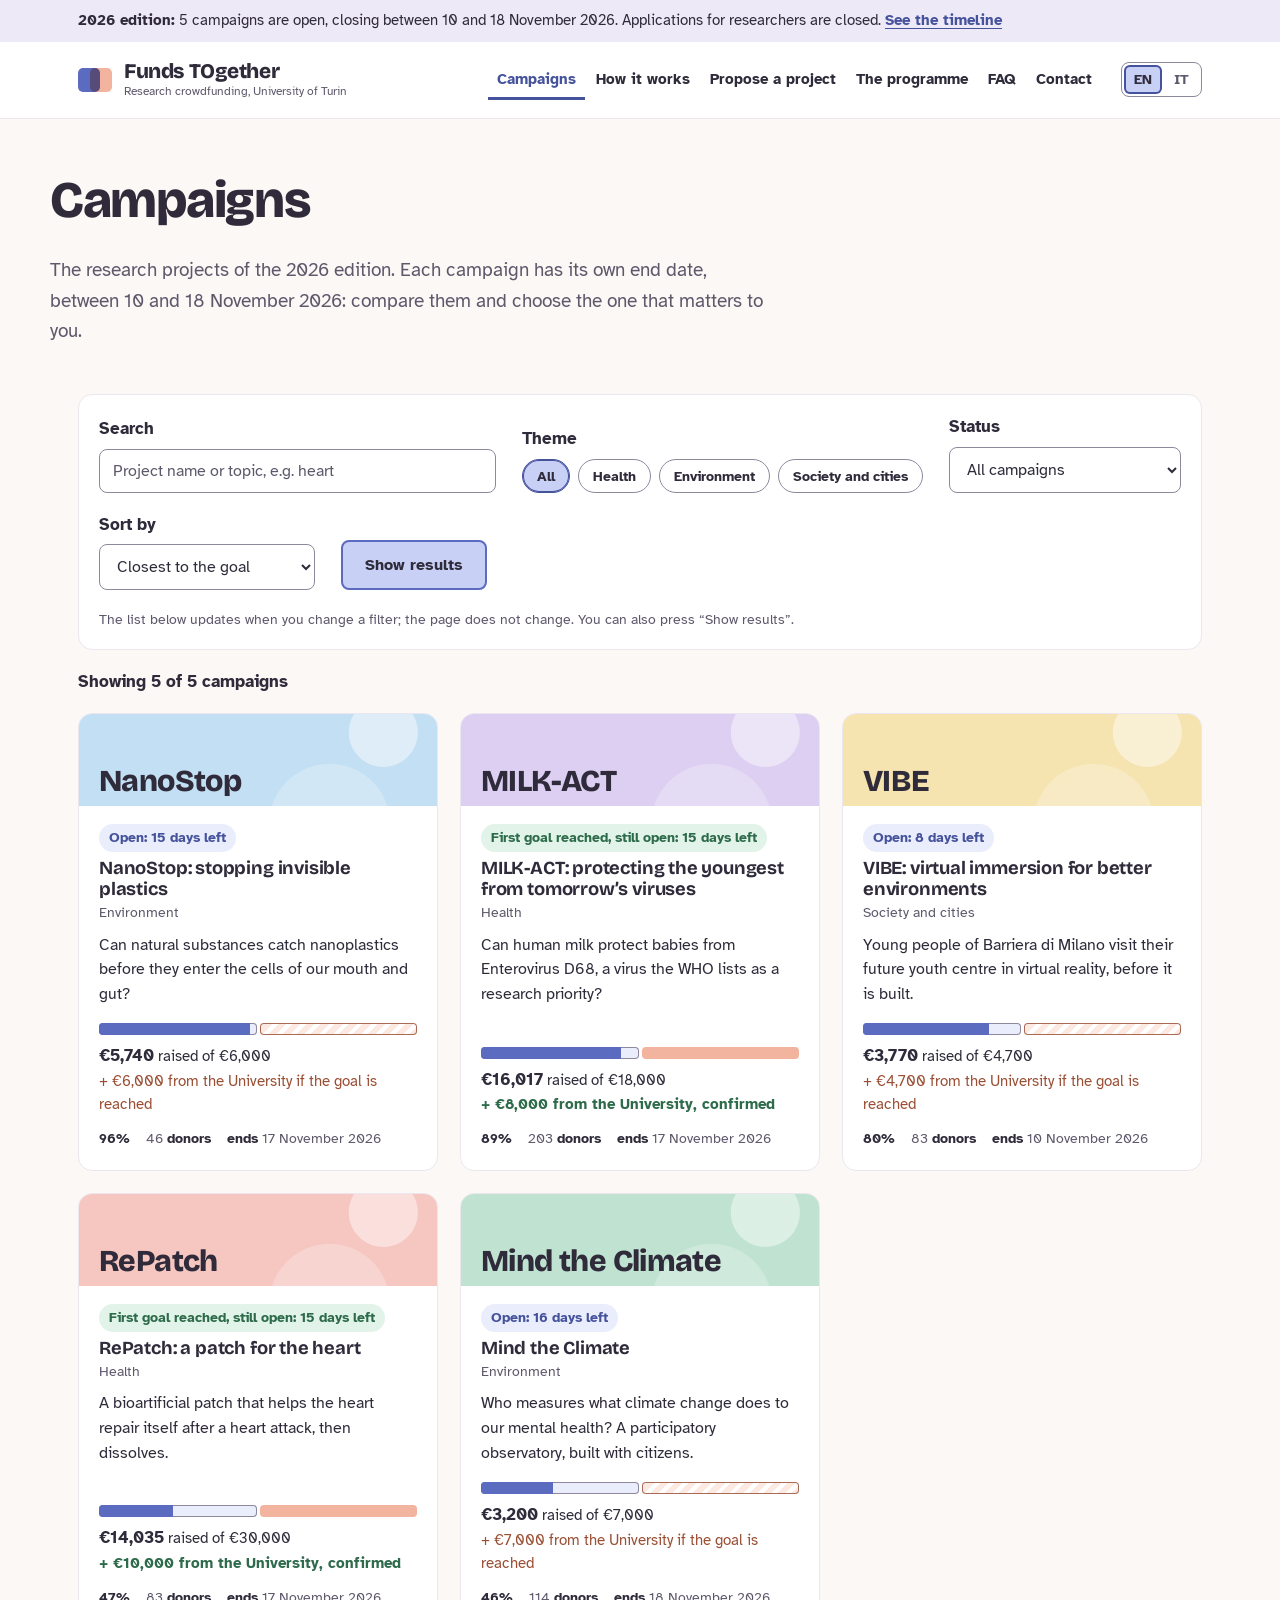
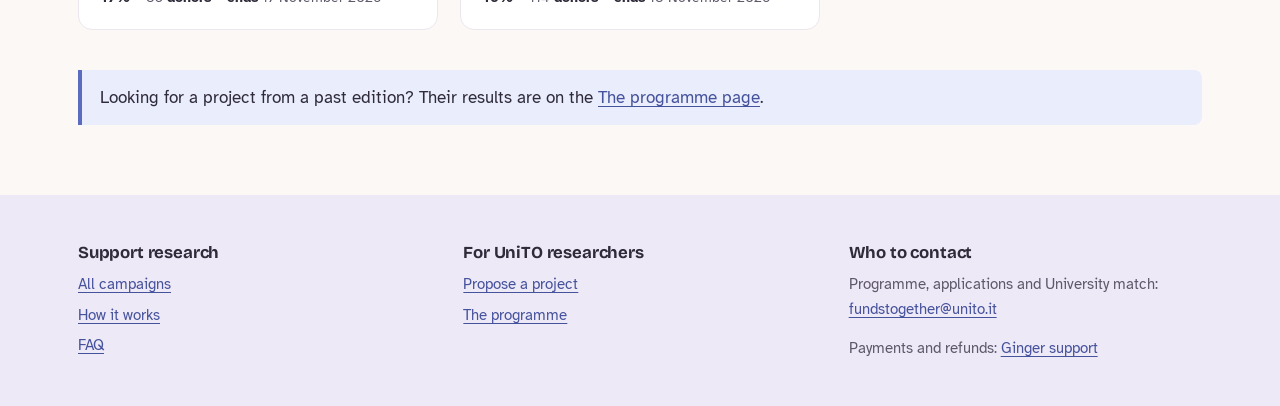
<file: assignment2_gruppoL/payment.html>
<!doctype html>
<html lang="en">
<head>
  <meta charset="utf-8">
  <meta name="viewport" content="width=device-width, initial-scale=1">
  <title>Your details and payment | Funds TOgether</title>
  <script src="js/lang.js"></script>
  <link rel="stylesheet" href="css/style.css">
  <script src="js/data.js" defer></script>
  <script src="js/common.js" defer></script>
  <script src="js/forms.js" defer></script>
  <script src="js/payment.js" defer></script>
</head>
<body data-page="payment" data-title-en="Your details and payment" data-title-it="Dati e pagamento">
  <div id="site-header"></div>

  <main id="main">
    <div class="wrap page-head" style="padding-bottom:16px">
      <a class="link-back" id="back-step" href="campaigns.html"><span data-l="en">Back: change reward or amount</span><span data-l="it">Indietro: cambia ricompensa o cifra</span></a>
      <h1><span data-l="en">Your details and payment</span><span data-l="it">I tuoi dati e il pagamento</span></h1>
    </div>

    <div class="wrap">
      <ol class="stepper" aria-label="Steps">
        <li class="is-done"><span data-l="en">Your support</span><span data-l="it">Il tuo sostegno</span></li>
        <li aria-current="step"><span data-l="en">Your details and payment</span><span data-l="it">Dati e pagamento</span></li>
        <li><span data-l="en">Confirmation</span><span data-l="it">Conferma</span></li>
      </ol>
    </div>

    <div class="wrap flow-layout">
      <form id="pay-form" novalidate>
        <div class="error-summary" id="errors" tabindex="-1" hidden></div>

        <div class="note note--info" style="margin-bottom:26px">
          <p><span data-l="en"><strong>This is a prototype.</strong> No account is needed and no real payment is made. Do not enter real bank or card details anywhere.</span>
             <span data-l="it"><strong>Questo è un prototipo.</strong> Non serve un account e non avviene alcun pagamento reale. Non inserire dati bancari o di carte reali.</span></p>
        </div>

        <h2 style="font-size:1.3rem"><span data-l="en">About you</span><span data-l="it">Chi sei</span></h2>
        <div class="field">
          <label for="name"><span data-l="en">Full name</span><span data-l="it">Nome e cognome</span></label>
          <input id="name" type="text" autocomplete="name" aria-describedby="name-error">
          <p class="field-error" id="name-error"></p>
        </div>
        <div class="field">
          <label for="email"><span data-l="en">Email address</span><span data-l="it">Indirizzo email</span></label>
          <span class="hint" id="email-hint"><span data-l="en">We send your donation certificate and the project updates here.</span><span data-l="it">Qui ti inviamo l’attestato di donazione e gli aggiornamenti del progetto.</span></span>
          <input id="email" type="email" autocomplete="email" aria-describedby="email-hint email-error">
          <p class="field-error" id="email-error"></p>
        </div>
        <label class="check"><input type="checkbox" id="public" checked>
          <span><span data-l="en">Show my name in the list of supporters. If you untick this, you are counted as anonymous.</span><span data-l="it">Mostra il mio nome nell’elenco dei sostenitori. Se togli la spunta, vieni conteggiato come anonimo.</span></span></label>
        <label class="check"><input type="checkbox" id="updates" checked>
          <span><span data-l="en">Email me the project updates and the final result.</span><span data-l="it">Inviami via email gli aggiornamenti del progetto e il risultato finale.</span></span></label>

        <h2 style="font-size:1.3rem;margin-top:30px"><span data-l="en">How do you want to pay?</span><span data-l="it">Come vuoi pagare?</span></h2>
        <fieldset id="method-set" aria-describedby="method-error">
          <legend class="sr-only"><span data-l="en">Payment method</span><span data-l="it">Metodo di pagamento</span></legend>
          <div id="methods"></div>
          <p class="field-error" id="method-error"></p>
        </fieldset>

        <h2 style="font-size:1.3rem;margin-top:30px"><span data-l="en">Before you confirm</span><span data-l="it">Prima di confermare</span></h2>
        <ul class="conditions" id="key-terms"></ul>
        <label class="check" style="margin-top:14px"><input type="checkbox" id="terms" aria-describedby="terms-error">
          <span><span data-l="en">I have read these conditions and the</span><span data-l="it">Ho letto queste condizioni e le</span>
            <a href="how-it-works.html#terms" target="_blank"><span data-l="en">full rules (open in a new tab)</span><span data-l="it">regole complete (si aprono in una nuova scheda)</span></a>.</span></label>
        <p class="field-error" id="terms-error"></p>

        <div class="flow-actions">
          <button class="btn" type="submit" id="pay-btn"></button>
          <a id="back-link-2" href="campaigns.html"><span data-l="en">Change reward or amount</span><span data-l="it">Cambia ricompensa o cifra</span></a>
        </div>
      </form>

      <aside class="panel summary" id="summary"></aside>
    </div>
  </main>

  <div id="site-footer"></div>
</body>
</html>
</file>
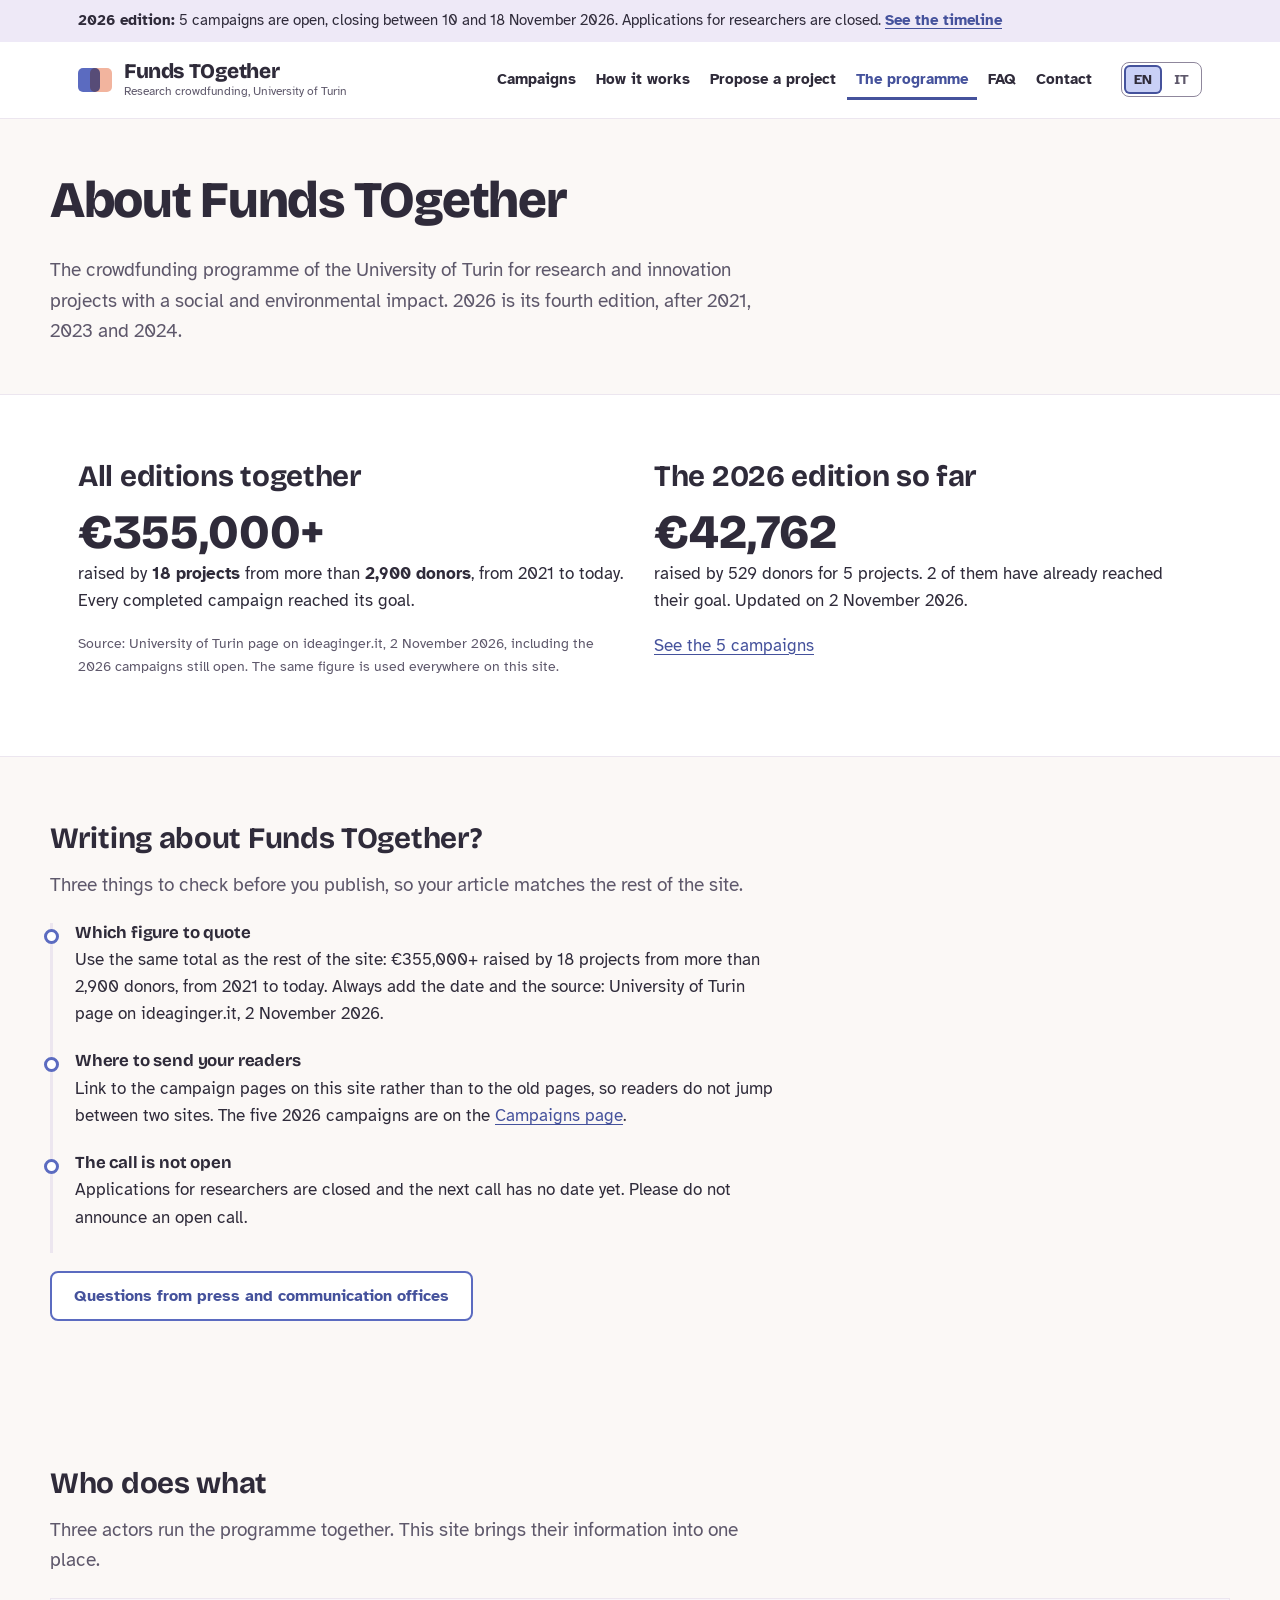
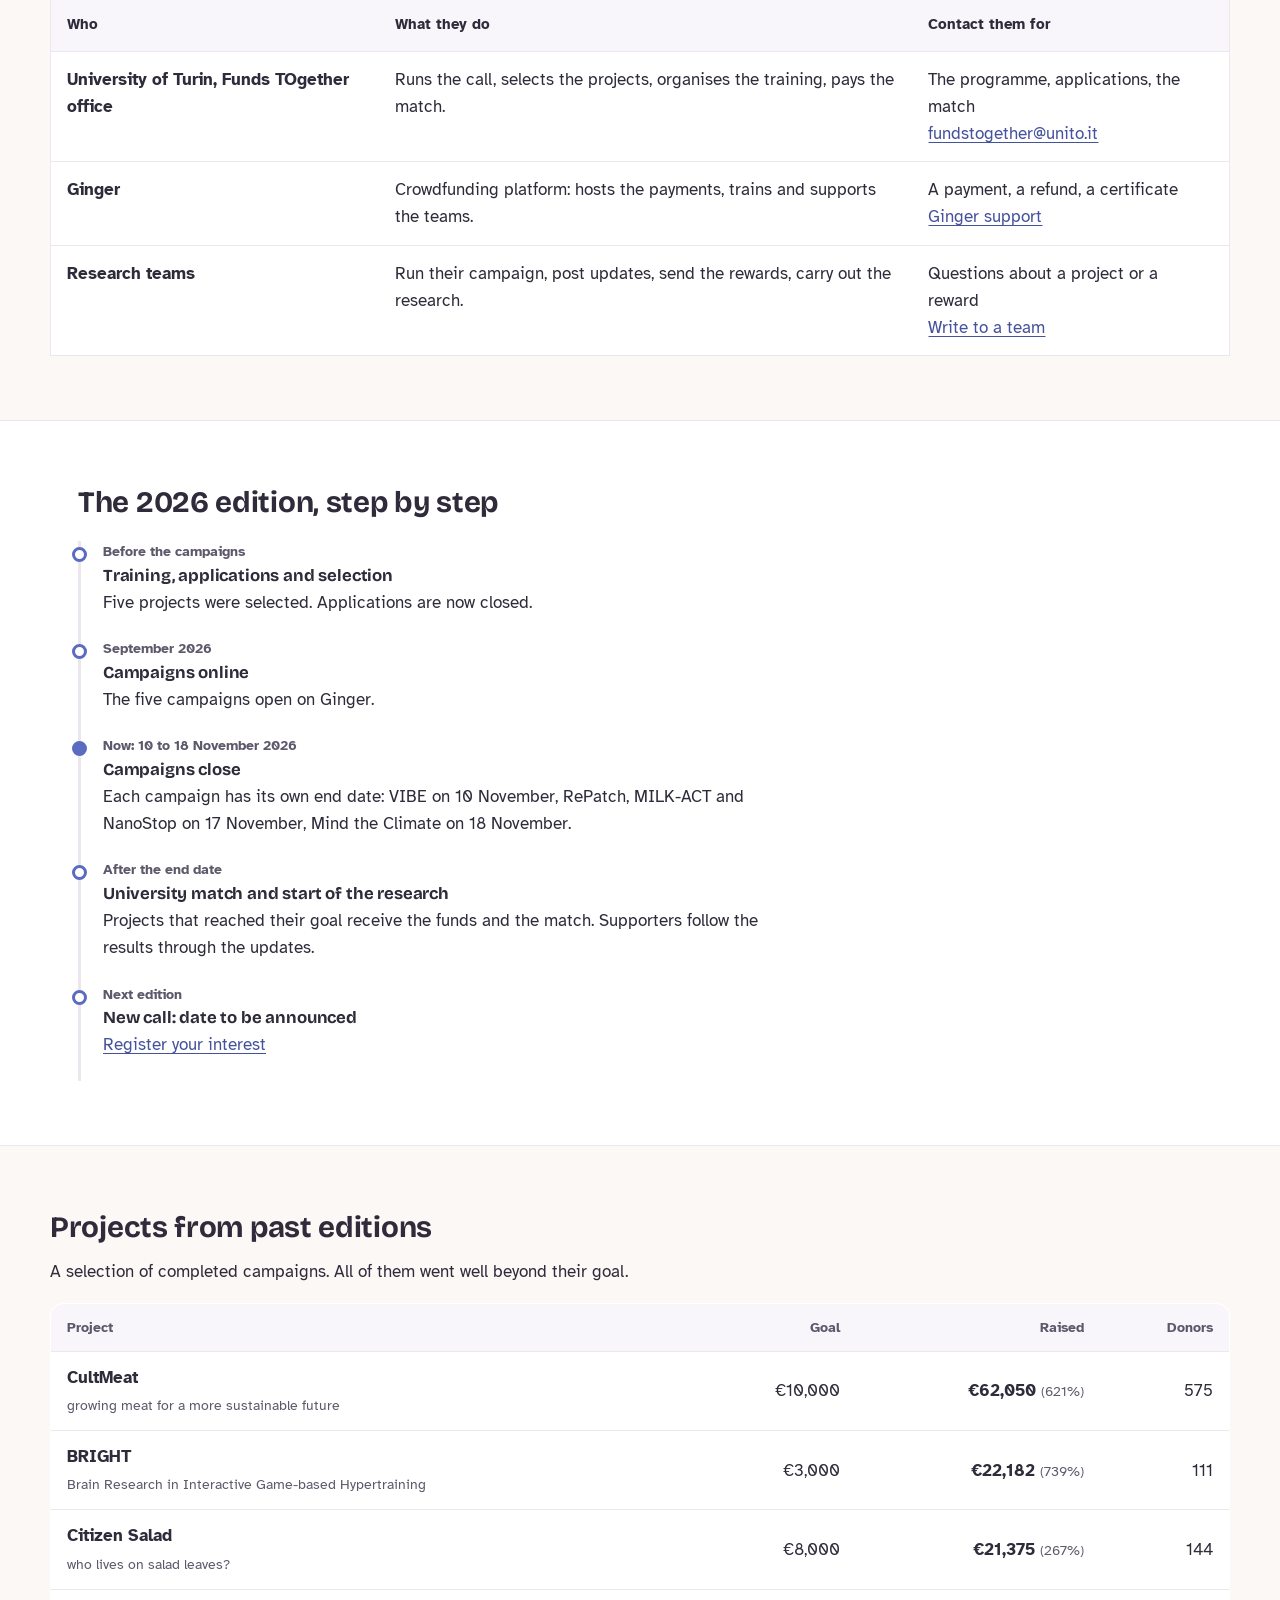
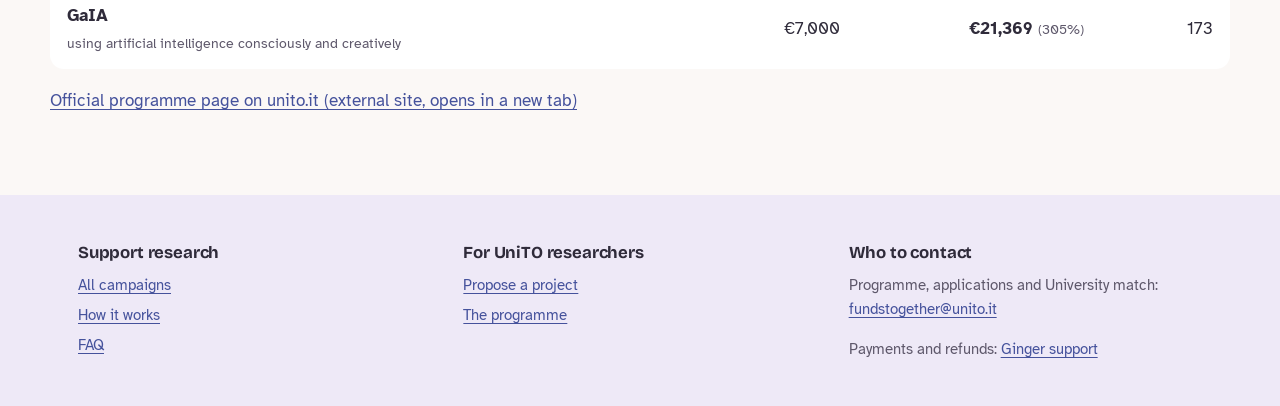
<file: assignment2_gruppoL/programme.html>
<!doctype html>
<html lang="en">
<head>
  <meta charset="utf-8">
  <meta name="viewport" content="width=device-width, initial-scale=1">
  <title>About the programme | Funds TOgether</title>
  <script src="js/lang.js"></script>
  <link rel="stylesheet" href="css/style.css">
  <script src="js/data.js" defer></script>
  <script src="js/common.js" defer></script>
  <script src="js/programme.js" defer></script>
</head>
<body data-page="programme" data-title-en="About the programme" data-title-it="Il programma">
  <div id="site-header"></div>

  <main id="main">
    <div class="wrap page-head">
      <h1><span data-l="en">About Funds TOgether</span><span data-l="it">Cos’è Funds TOgether</span></h1>
      <p class="lead"><span data-l="en">The crowdfunding programme of the University of Turin for research and innovation projects with a social and environmental impact. 2026 is its fourth edition, after 2021, 2023 and 2024.</span>
        <span data-l="it">Il programma di crowdfunding dell’Università di Torino per progetti di ricerca e innovazione con impatto sociale e ambientale. Il 2026 è la quarta edizione, dopo 2021, 2023 e 2024.</span></p>
    </div>

    <!-- One figure, one source, one date (problem C1) -->
    <section class="section--white section">
      <div class="wrap two-col">
        <div>
          <h2><span data-l="en">All editions together</span><span data-l="it">Tutte le edizioni insieme</span></h2>
          <p class="big-figure">€355,000+</p>
          <p><span data-l="en">raised by <strong>18 projects</strong> from more than <strong>2,900 donors</strong>, from 2021 to today. Every completed campaign reached its goal.</span>
             <span data-l="it">raccolti da <strong>18 progetti</strong> grazie a oltre <strong>2.900 donatori</strong>, dal 2021 a oggi. Tutte le campagne concluse hanno raggiunto l’obiettivo.</span></p>
          <p class="small muted"><span data-l="en">Source: University of Turin page on ideaginger.it, 2 November 2026, including the 2026 campaigns still open. The same figure is used everywhere on this site.</span>
             <span data-l="it">Fonte: pagina dell’Università di Torino su ideaginger.it, 2 novembre 2026, incluse le campagne 2026 ancora aperte. Lo stesso dato è usato in tutto il sito.</span></p>
        </div>
        <div>
          <h2><span data-l="en">The 2026 edition so far</span><span data-l="it">L’edizione 2026 finora</span></h2>
          <p class="big-figure" id="ed-raised"></p>
          <p id="ed-detail"></p>
          <a href="campaigns.html"><span data-l="en">See the 5 campaigns</span><span data-l="it">Vedi le 5 campagne</span></a>
        </div>
      </div>
    </section>

    <!-- Press and communication: one figure, one place to send readers, call status (problems C1, C2/C4, C3) -->
    <section class="wrap section" id="press">
      <h2><span data-l="en">Writing about Funds TOgether?</span><span data-l="it">Scrivi di Funds TOgether?</span></h2>
      <p class="lead" style="margin-bottom:22px"><span data-l="en">Three things to check before you publish, so your article matches the rest of the site.</span>
        <span data-l="it">Tre cose da verificare prima di pubblicare, così il tuo articolo è coerente con il resto del sito.</span></p>
      <ol class="timeline">
        <li><h3><span data-l="en">Which figure to quote</span><span data-l="it">Quale cifra citare</span></h3>
          <p><span data-l="en">Use the same total as the rest of the site: €355,000+ raised by 18 projects from more than 2,900 donors, from 2021 to today. Always add the date and the source: University of Turin page on ideaginger.it, 2 November 2026.</span>
             <span data-l="it">Usa lo stesso totale del resto del sito: 355.000 € e oltre raccolti da 18 progetti grazie a oltre 2.900 donatori, dal 2021 a oggi. Aggiungi sempre la data e la fonte: pagina dell’Università di Torino su ideaginger.it, 2 novembre 2026.</span></p></li>
        <li><h3><span data-l="en">Where to send your readers</span><span data-l="it">Dove mandare chi legge</span></h3>
          <p><span data-l="en">Link to the campaign pages on this site rather than to the old pages, so readers do not jump between two sites. The five 2026 campaigns are on the <a href="campaigns.html">Campaigns page</a>.</span>
             <span data-l="it">Collega le pagine delle campagne di questo sito invece delle vecchie pagine, così chi legge non salta tra due siti. Le cinque campagne 2026 sono nella <a href="campaigns.html">pagina Campagne</a>.</span></p></li>
        <li><h3><span data-l="en">The call is not open</span><span data-l="it">Il bando non è aperto</span></h3>
          <p><span data-l="en">Applications for researchers are closed and the next call has no date yet. Please do not announce an open call.</span>
             <span data-l="it">Le candidature per i ricercatori sono chiuse e il prossimo bando non ha ancora una data. Non annunciare un bando aperto.</span></p></li>
      </ol>
      <p style="margin-top:18px"><a class="btn btn--ghost" href="contact.html?topic=programme"><span data-l="en">Questions from press and communication offices</span><span data-l="it">Domande da stampa e uffici comunicazione</span></a></p>
    </section>

    <section class="wrap section" id="who">
      <h2><span data-l="en">Who does what</span><span data-l="it">Chi fa cosa</span></h2>
      <p class="lead" style="margin-bottom:22px"><span data-l="en">Three actors run the programme together. This site brings their information into one place.</span>
        <span data-l="it">Tre soggetti gestiscono il programma insieme. Questo sito riunisce le loro informazioni in un unico posto.</span></p>
      <div class="table-scroll" role="region" tabindex="0" data-aria-en="Who does what (scrollable table)" data-aria-it="Chi fa cosa (tabella scorrevole)">
      <table class="who">
        <thead><tr>
          <th scope="col"><span data-l="en">Who</span><span data-l="it">Chi</span></th>
          <th scope="col"><span data-l="en">What they do</span><span data-l="it">Cosa fa</span></th>
          <th scope="col"><span data-l="en">Contact them for</span><span data-l="it">Contattalo per</span></th>
        </tr></thead>
        <tbody>
          <tr><td><strong><span data-l="en">University of Turin, Funds TOgether office</span><span data-l="it">Università di Torino, ufficio Funds TOgether</span></strong></td>
            <td><span data-l="en">Runs the call, selects the projects, organises the training, pays the match.</span><span data-l="it">Gestisce il bando, seleziona i progetti, organizza la formazione, versa il raddoppio.</span></td>
            <td><span data-l="en">The programme, applications, the match</span><span data-l="it">Programma, candidature, raddoppio</span><br><a href="mailto:fundstogether@unito.it">fundstogether@unito.it</a></td></tr>
          <tr><td><strong>Ginger</strong></td>
            <td><span data-l="en">Crowdfunding platform: hosts the payments, trains and supports the teams.</span><span data-l="it">Piattaforma di crowdfunding: gestisce i pagamenti, forma e supporta i gruppi.</span></td>
            <td><span data-l="en">A payment, a refund, a certificate</span><span data-l="it">Un pagamento, un rimborso, un attestato</span><br><a href="contact.html?topic=payment"><span data-l="en">Ginger support</span><span data-l="it">Assistenza Ginger</span></a></td></tr>
          <tr><td><strong><span data-l="en">Research teams</span><span data-l="it">Gruppi di ricerca</span></strong></td>
            <td><span data-l="en">Run their campaign, post updates, send the rewards, carry out the research.</span><span data-l="it">Gestiscono la campagna, pubblicano aggiornamenti, inviano le ricompense, svolgono la ricerca.</span></td>
            <td><span data-l="en">Questions about a project or a reward</span><span data-l="it">Domande su un progetto o una ricompensa</span><br><a href="contact.html?topic=project"><span data-l="en">Write to a team</span><span data-l="it">Scrivi a un gruppo</span></a></td></tr>
        </tbody>
      </table>
      </div>
    </section>

    <section class="section--white section" id="timeline">
      <div class="wrap">
        <h2><span data-l="en">The 2026 edition, step by step</span><span data-l="it">L’edizione 2026, passo per passo</span></h2>
        <ol class="timeline" style="margin-top:22px">
          <li><span class="tl-date"><span data-l="en">Before the campaigns</span><span data-l="it">Prima delle campagne</span></span><h3><span data-l="en">Training, applications and selection</span><span data-l="it">Formazione, candidature e selezione</span></h3>
            <p><span data-l="en">Five projects were selected. Applications are now closed.</span><span data-l="it">Sono stati selezionati cinque progetti. Le candidature sono chiuse.</span></p></li>
          <li><span class="tl-date"><span data-l="en">September 2026</span><span data-l="it">Settembre 2026</span></span><h3><span data-l="en">Campaigns online</span><span data-l="it">Campagne online</span></h3>
            <p><span data-l="en">The five campaigns open on Ginger.</span><span data-l="it">Le cinque campagne aprono su Ginger.</span></p></li>
          <li class="is-now"><span class="tl-date"><span data-l="en">Now: 10 to 18 November 2026</span><span data-l="it">Ora: dal 10 al 18 novembre 2026</span></span><h3><span data-l="en">Campaigns close</span><span data-l="it">Chiusura delle campagne</span></h3>
            <p><span data-l="en">Each campaign has its own end date: VIBE on 10 November, RePatch, MILK-ACT and NanoStop on 17 November, Mind the Climate on 18 November.</span>
               <span data-l="it">Ogni campagna ha la sua scadenza: VIBE il 10 novembre, RePatch, MILK-ACT e NanoStop il 17 novembre, Mind the Climate il 18 novembre.</span></p></li>
          <li><span class="tl-date"><span data-l="en">After the end date</span><span data-l="it">Dopo la scadenza</span></span><h3><span data-l="en">University match and start of the research</span><span data-l="it">Raddoppio dell’Ateneo e avvio della ricerca</span></h3>
            <p><span data-l="en">Projects that reached their goal receive the funds and the match. Supporters follow the results through the updates.</span><span data-l="it">I progetti che hanno raggiunto l’obiettivo ricevono i fondi e il raddoppio. I sostenitori seguono i risultati con gli aggiornamenti.</span></p></li>
          <li><span class="tl-date"><span data-l="en">Next edition</span><span data-l="it">Prossima edizione</span></span><h3><span data-l="en">New call: date to be announced</span><span data-l="it">Nuovo bando: data da annunciare</span></h3>
            <p><a href="propose.html"><span data-l="en">Register your interest</span><span data-l="it">Registra il tuo interesse</span></a></p></li>
        </ol>
      </div>
    </section>

    <section class="wrap section" id="editions">
      <h2><span data-l="en">Projects from past editions</span><span data-l="it">Progetti delle edizioni passate</span></h2>
      <p><span data-l="en">A selection of completed campaigns. All of them went well beyond their goal.</span><span data-l="it">Una selezione di campagne concluse. Tutte hanno superato ampiamente l’obiettivo.</span></p>
      <div class="table-scroll" role="region" tabindex="0" data-aria-en="Projects from past editions (scrollable table)" data-aria-it="Progetti delle edizioni passate (tabella scorrevole)">
      <table class="budget" id="past"></table>
      </div>
      <p style="margin-top:18px"><a href="https://www.unito.it/node/14093" target="_blank" rel="noopener"><span data-l="en">Official programme page on unito.it (external site, opens in a new tab)</span><span data-l="it">Pagina ufficiale del programma su unito.it (sito esterno, si apre in una nuova scheda)</span></a></p>
    </section>
  </main>

  <div id="site-footer"></div>
</body>
</html>
</file>
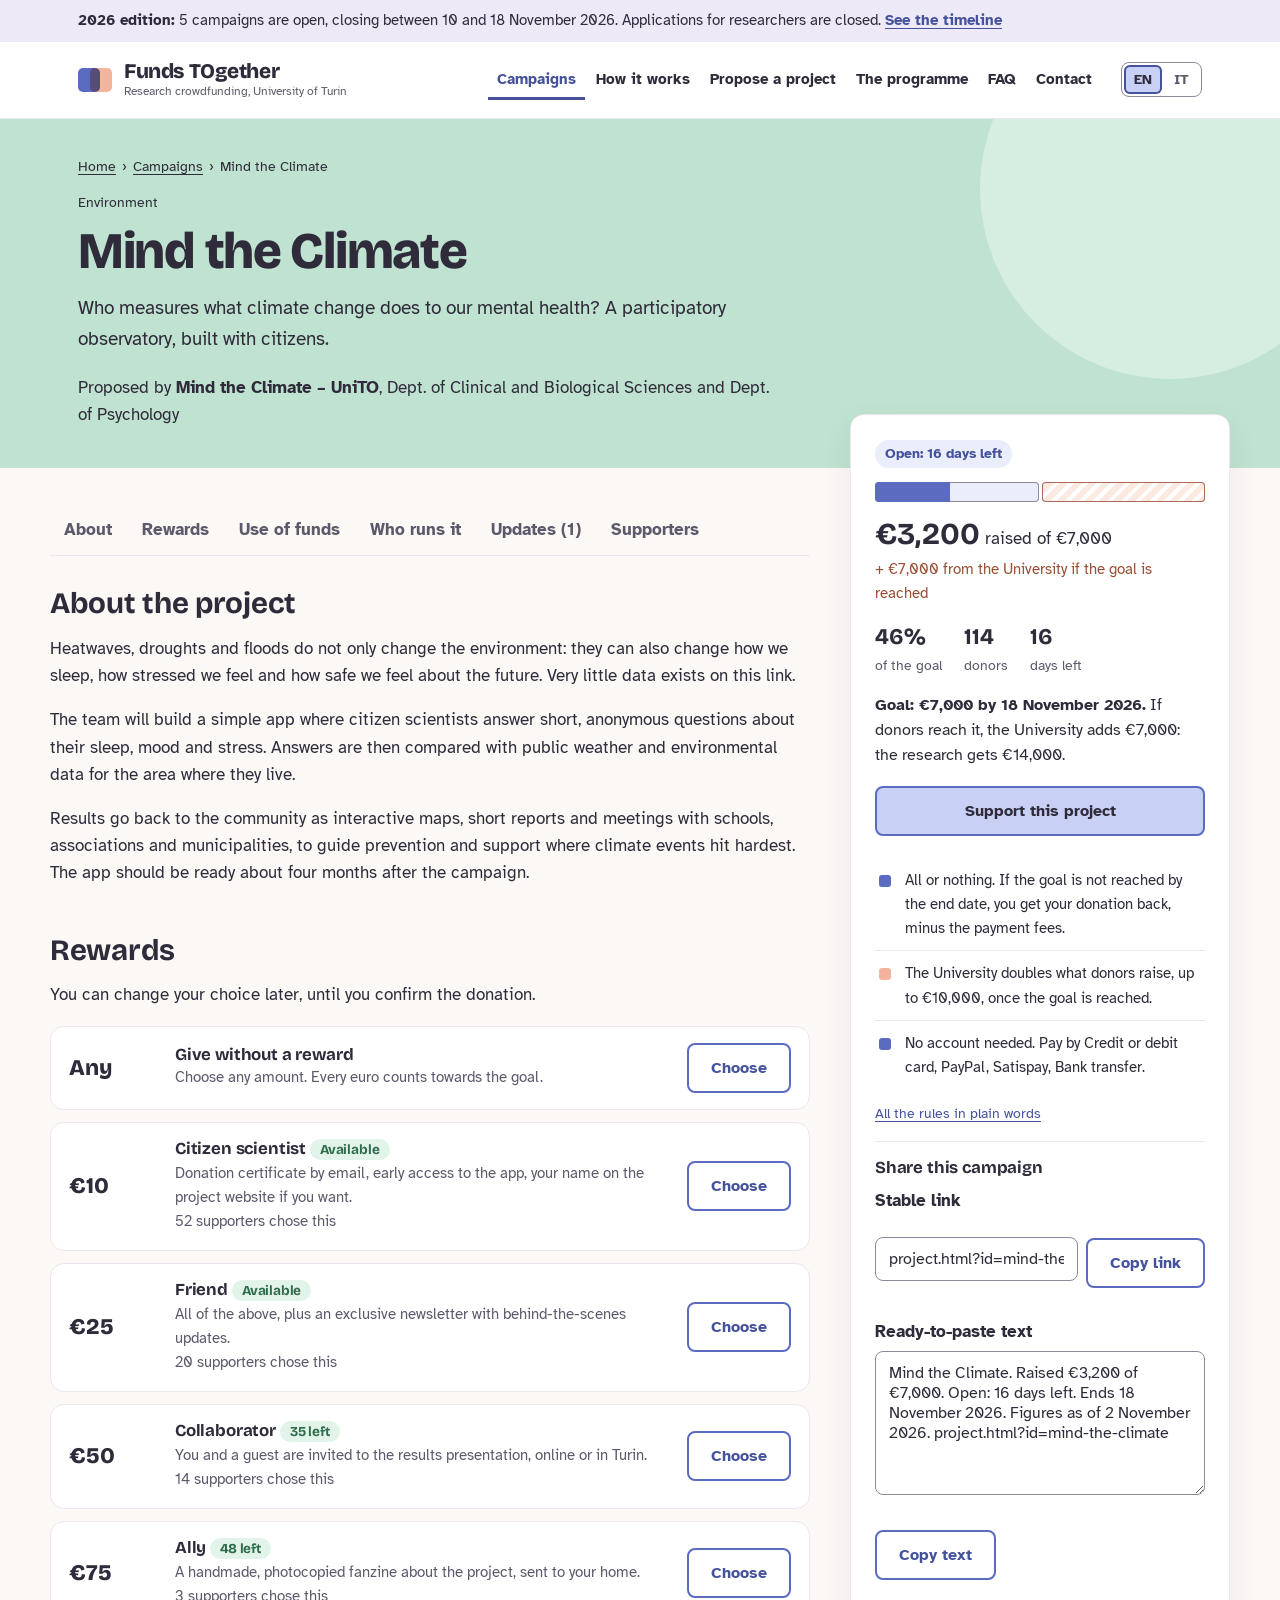
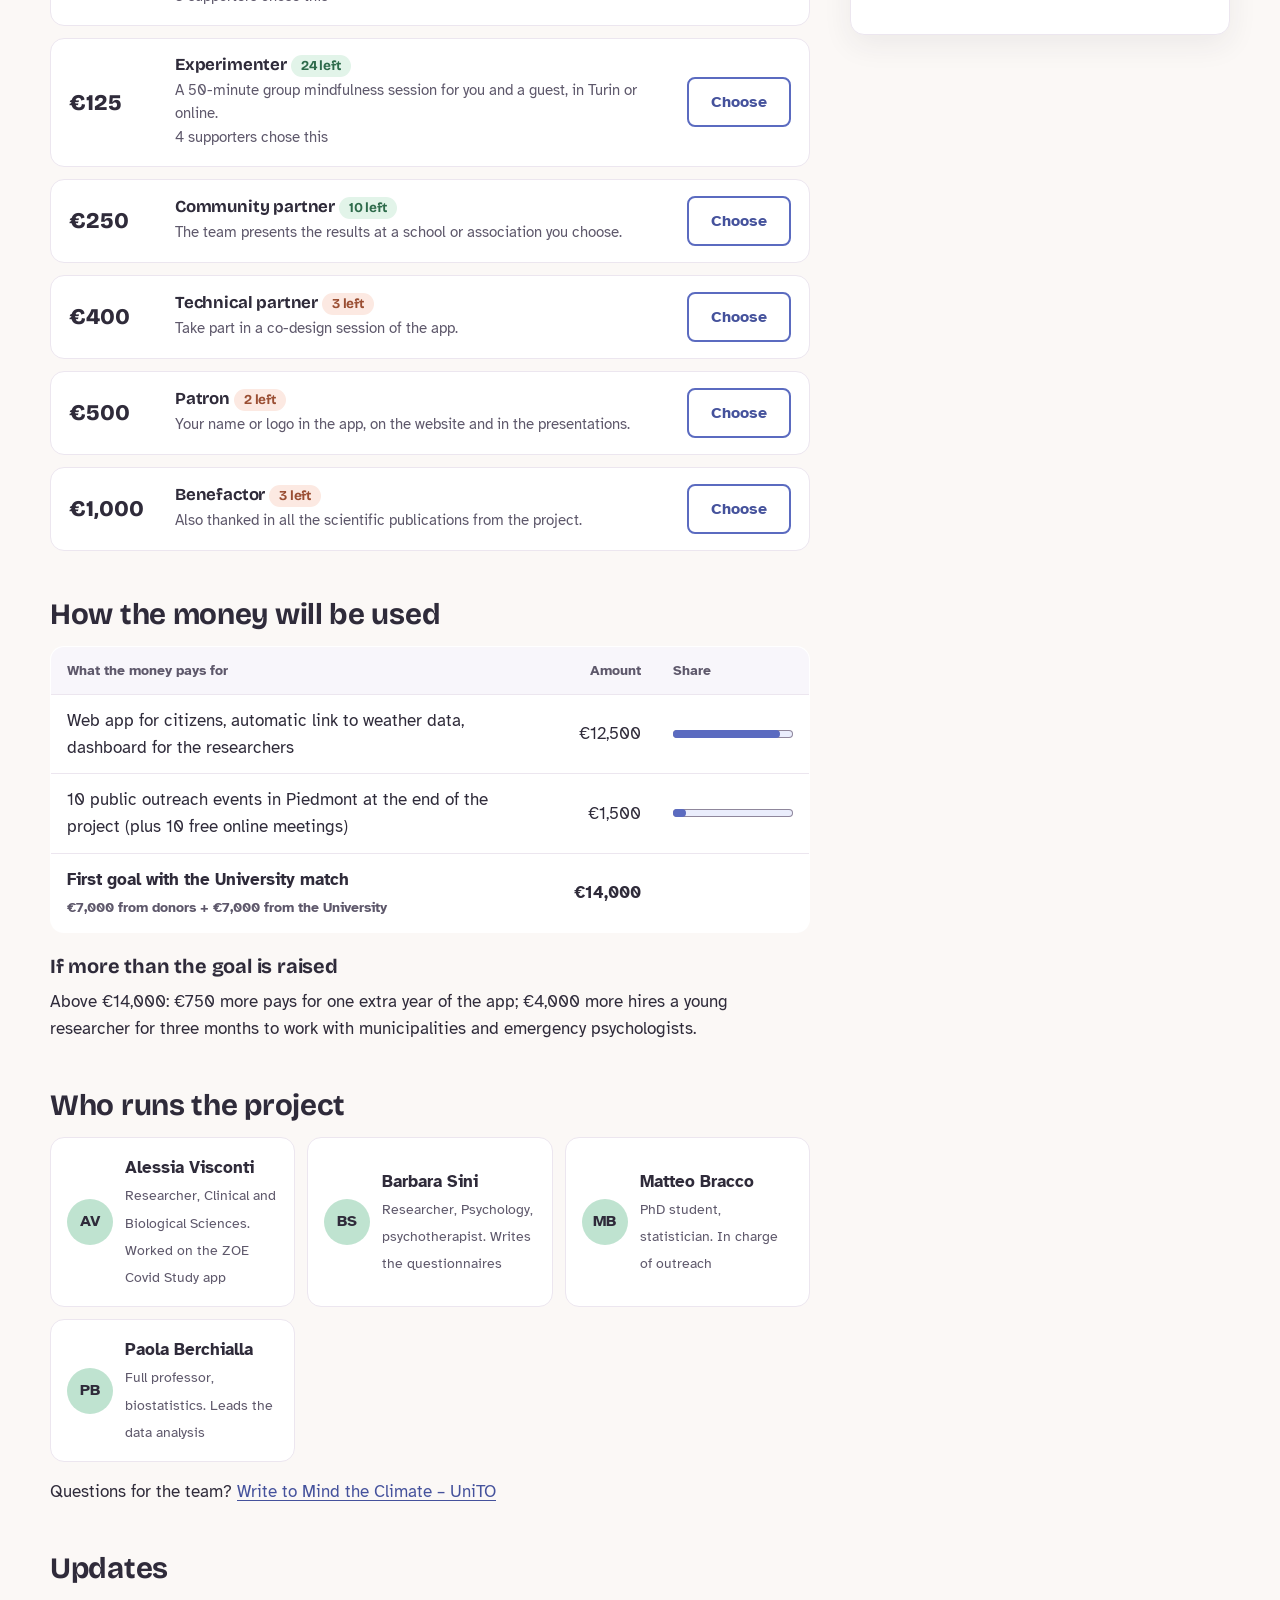
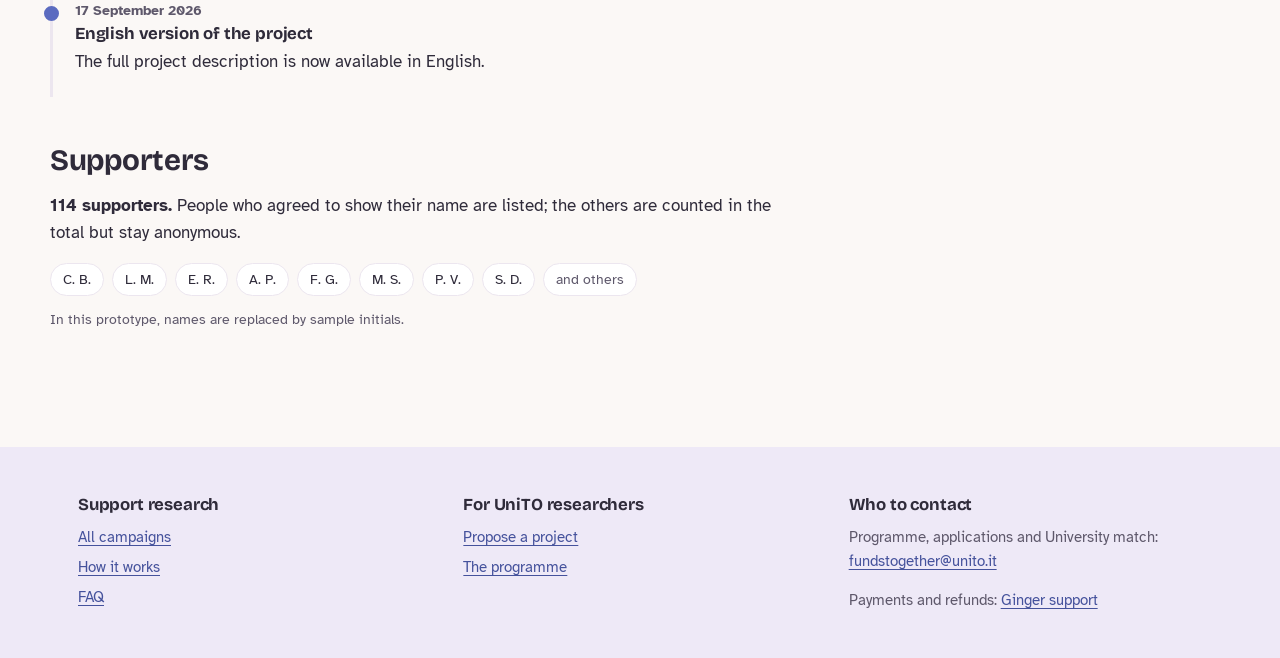
<file: assignment2_gruppoL/project.html>
<!doctype html>
<html lang="en">
<head>
  <meta charset="utf-8">
  <meta name="viewport" content="width=device-width, initial-scale=1">
  <title>Project | Funds TOgether</title>
  <script src="js/lang.js"></script>
  <link rel="stylesheet" href="css/style.css">
  <script src="js/data.js" defer></script>
  <script src="js/common.js" defer></script>
  <script src="js/project.js" defer></script>
</head>
<body data-page="project" data-title-en="Project" data-title-it="Progetto">
  <div id="site-header"></div>
  <main id="main"><div id="project-root"></div></main>
  <div id="site-footer"></div>
</body>
</html>
</file>
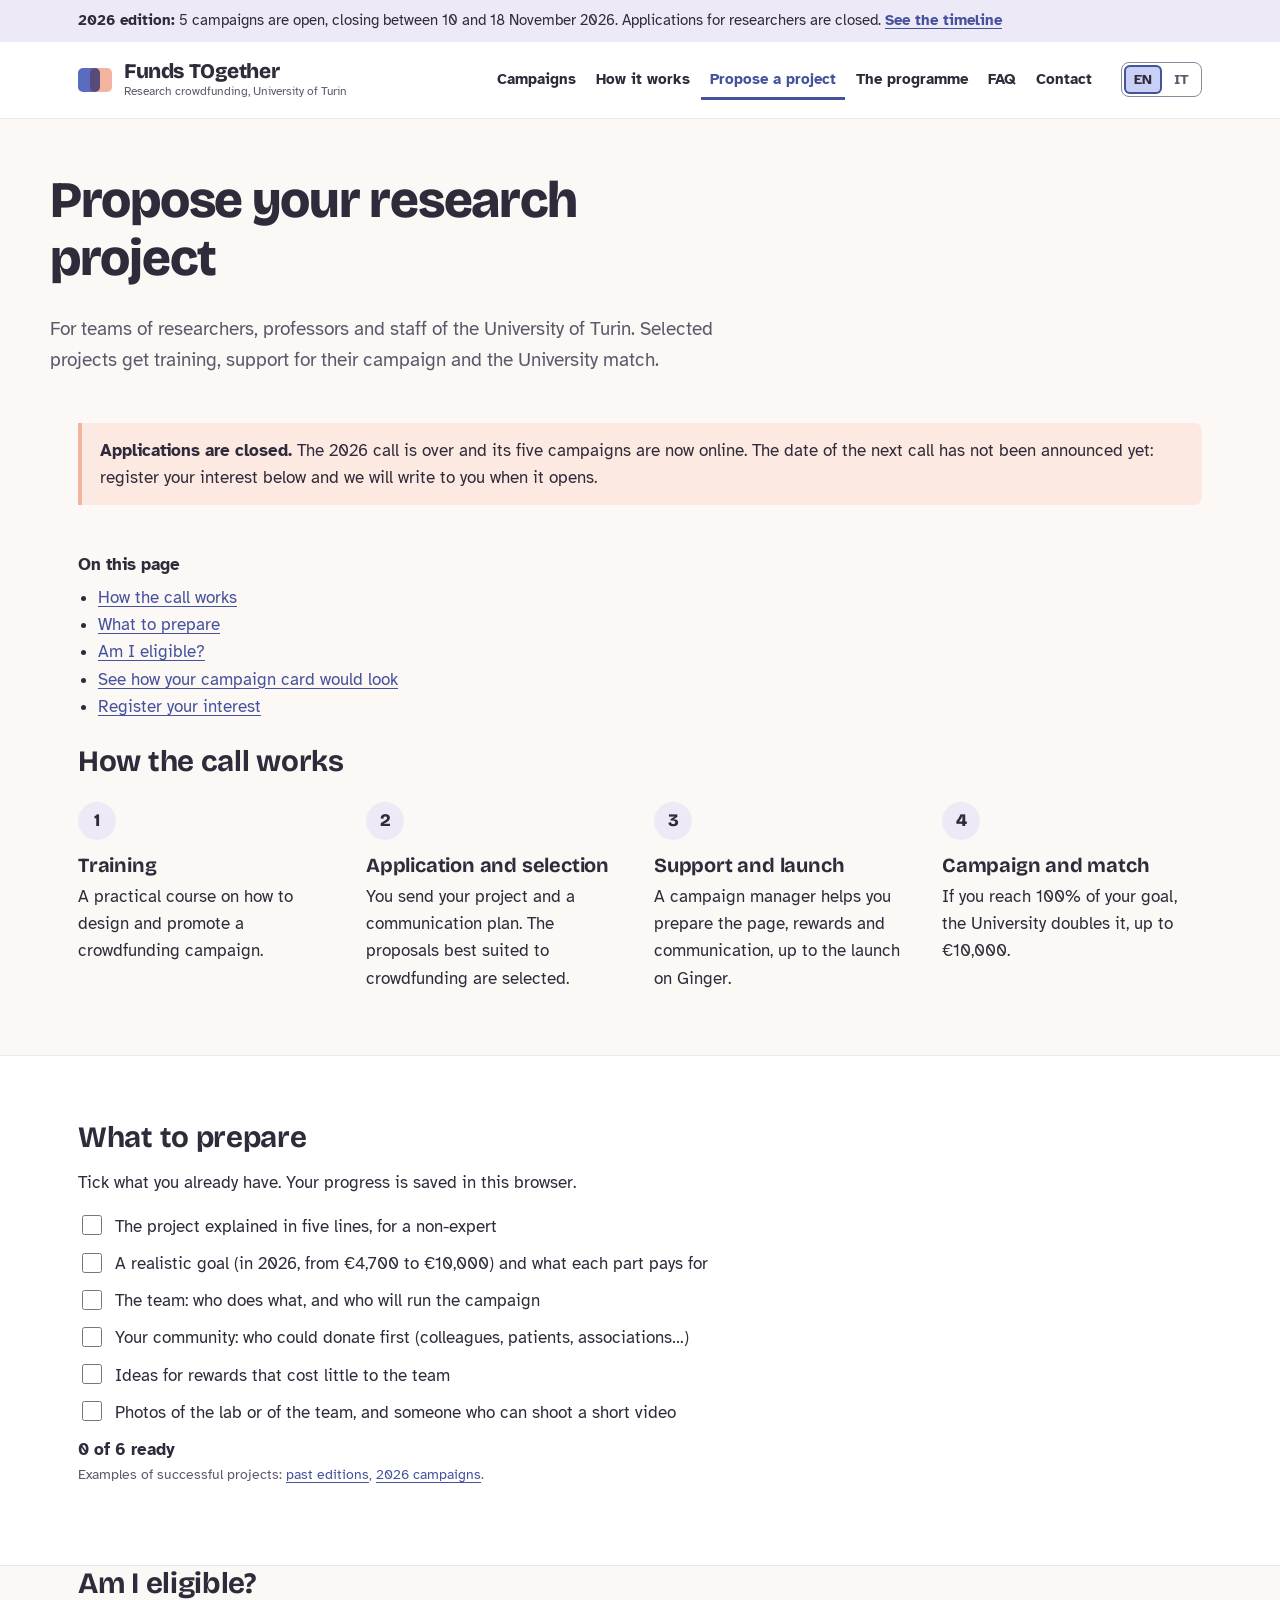
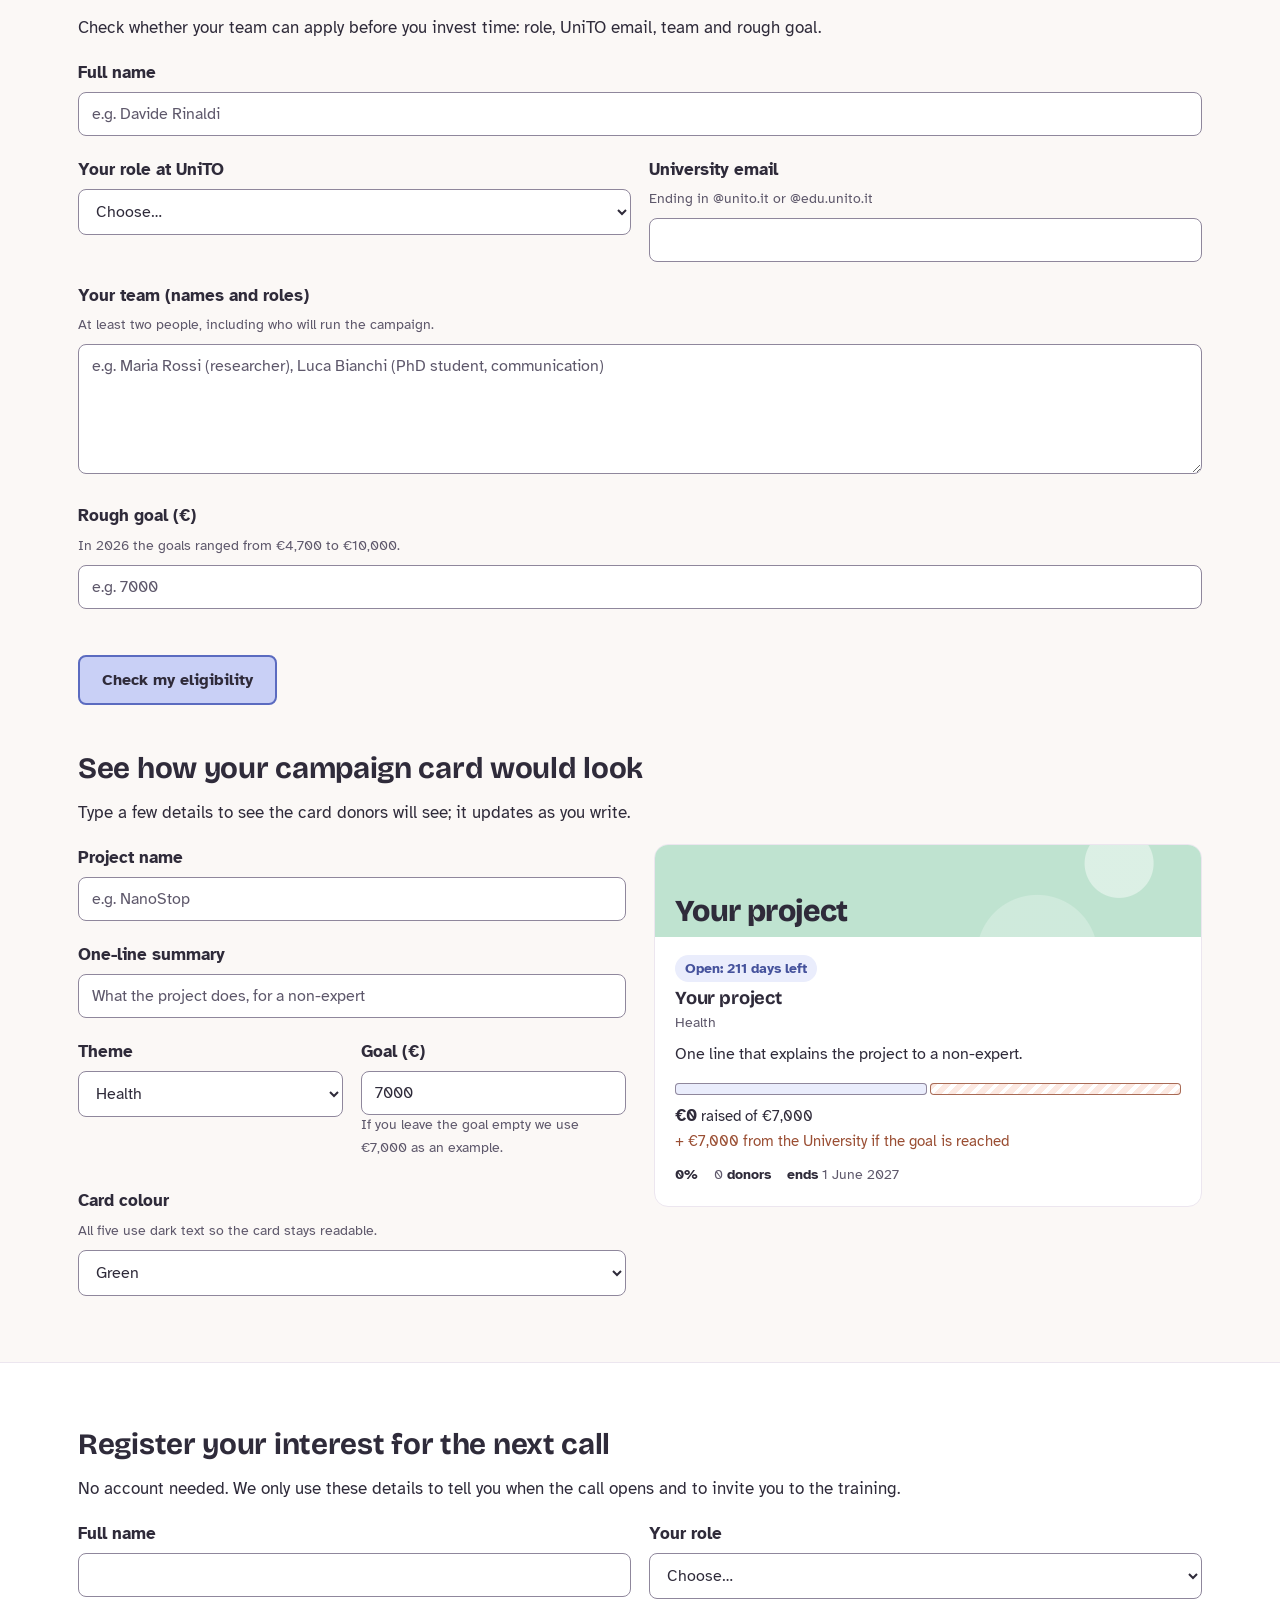
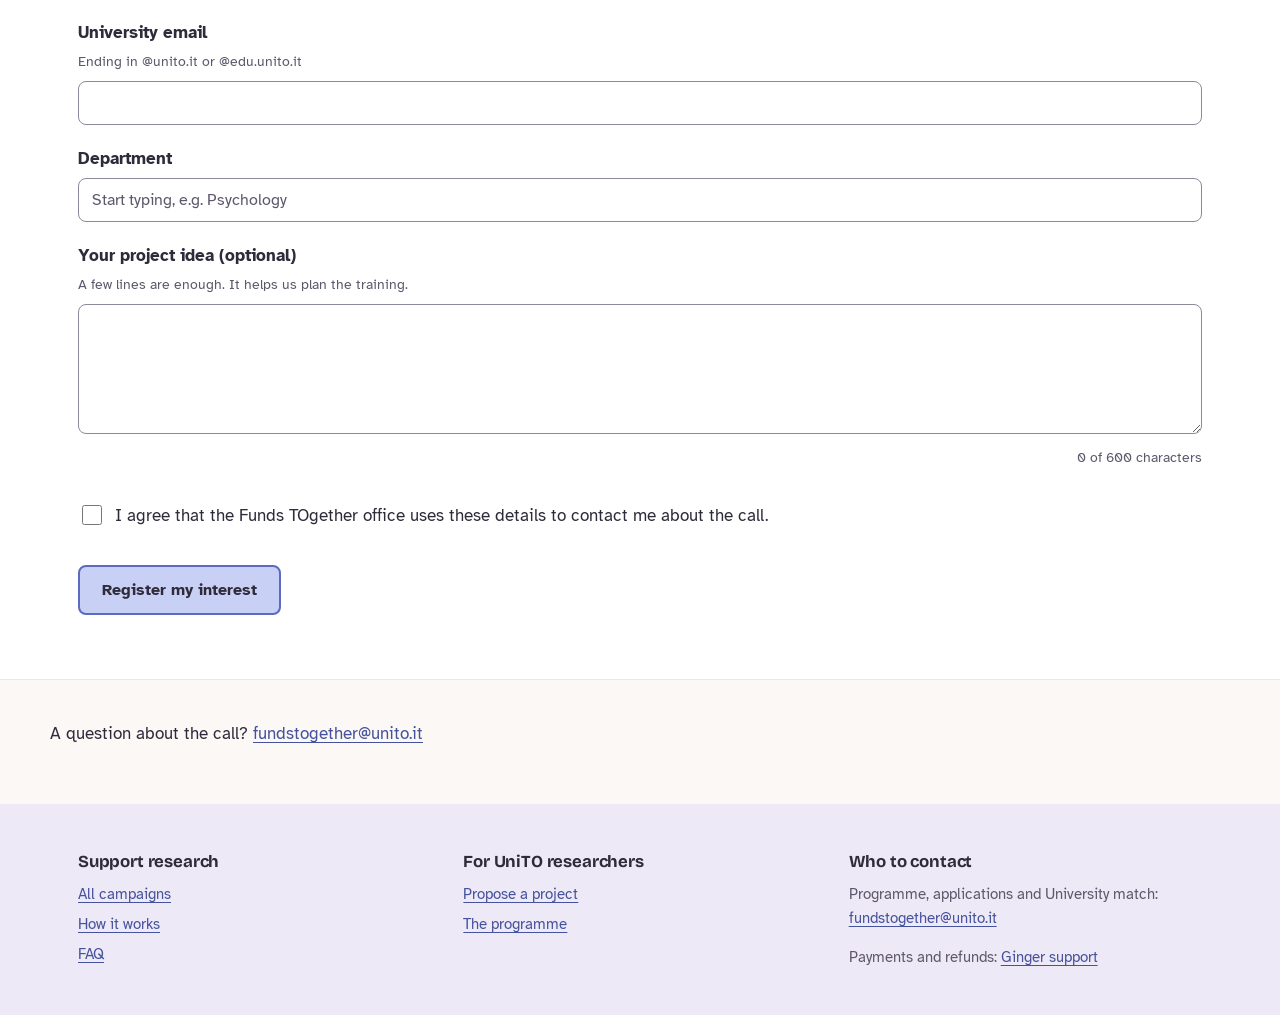
<file: assignment2_gruppoL/propose.html>
<!doctype html>
<html lang="en">
<head>
  <meta charset="utf-8">
  <meta name="viewport" content="width=device-width, initial-scale=1">
  <title>Propose a project | Funds TOgether</title>
  <script src="js/lang.js"></script>
  <link rel="stylesheet" href="css/style.css">
  <script src="js/data.js" defer></script>
  <script src="js/common.js" defer></script>
  <script src="js/forms.js" defer></script>
  <script src="js/propose.js" defer></script>
</head>
<body data-page="propose" data-title-en="Propose a project" data-title-it="Proponi un progetto">
  <div id="site-header"></div>

  <main id="main">
    <div class="wrap page-head">
      <h1><span data-l="en">Propose your research project</span><span data-l="it">Proponi il tuo progetto di ricerca</span></h1>
      <p class="lead"><span data-l="en">For teams of researchers, professors and staff of the University of Turin. Selected projects get training, support for their campaign and the University match.</span>
        <span data-l="it">Per gruppi di ricercatori, docenti e personale dell’Università di Torino. I progetti selezionati ricevono formazione, supporto per la campagna e il raddoppio dell’Ateneo.</span></p>
    </div>

    <div class="wrap">
      <!-- Phase of the call stated first (problem C3) -->
      <div class="note" style="margin-bottom:46px">
        <p><span data-l="en"><strong>Applications are closed.</strong> The 2026 call is over and its five campaigns are now online. The date of the next call has not been announced yet: register your interest below and we will write to you when it opens.</span>
           <span data-l="it"><strong>Le candidature sono chiuse.</strong> Il bando 2026 è concluso e le sue cinque campagne sono online. La data del prossimo bando non è ancora stata annunciata: registra il tuo interesse qui sotto e ti scriveremo all’apertura.</span></p>
      </div>
    </div>

    <!-- On this page: anchor links (problem C3) -->
    <div class="wrap" style="margin-bottom:24px">
      <nav aria-label="On this page">
        <p style="margin:0 0 6px;font-weight:700"><span data-l="en">On this page</span><span data-l="it">In questa pagina</span></p>
        <ul style="margin:0;padding-left:20px">
          <li><a href="#how"><span data-l="en">How the call works</span><span data-l="it">Come funziona il bando</span></a></li>
          <li><a href="#prepare"><span data-l="en">What to prepare</span><span data-l="it">Cosa preparare</span></a></li>
          <li><a href="#eligibility-section"><span data-l="en">Am I eligible?</span><span data-l="it">Posso candidarmi?</span></a></li>
          <li><a href="#preview-section"><span data-l="en">See how your campaign card would look</span><span data-l="it">Guarda come apparirebbe la scheda della tua campagna</span></a></li>
          <li><a href="#register"><span data-l="en">Register your interest</span><span data-l="it">Registra il tuo interesse</span></a></li>
        </ul>
      </nav>
    </div>

    <!-- How the call works -->
    <section class="wrap project-section" id="how">
      <h2><span data-l="en">How the call works</span><span data-l="it">Come funziona il bando</span></h2>
      <ol class="steps steps--4" style="margin-top:24px">
        <li><h3><span data-l="en">Training</span><span data-l="it">Formazione</span></h3>
          <p><span data-l="en">A practical course on how to design and promote a crowdfunding campaign.</span><span data-l="it">Un corso pratico su come progettare e promuovere una campagna di crowdfunding.</span></p></li>
        <li><h3><span data-l="en">Application and selection</span><span data-l="it">Candidatura e selezione</span></h3>
          <p><span data-l="en">You send your project and a communication plan. The proposals best suited to crowdfunding are selected.</span><span data-l="it">Invii il progetto e un piano di comunicazione. Vengono selezionate le proposte più adatte al crowdfunding.</span></p></li>
        <li><h3><span data-l="en">Support and launch</span><span data-l="it">Supporto e lancio</span></h3>
          <p><span data-l="en">A campaign manager helps you prepare the page, rewards and communication, up to the launch on Ginger.</span><span data-l="it">Un campaign manager ti aiuta a preparare pagina, ricompense e comunicazione, fino al lancio su Ginger.</span></p></li>
        <li><h3><span data-l="en">Campaign and match</span><span data-l="it">Campagna e raddoppio</span></h3>
          <p><span data-l="en">If you reach 100% of your goal, the University doubles it, up to €10,000.</span><span data-l="it">Se raggiungi il 100% dell’obiettivo, l’Ateneo lo raddoppia, fino a 10.000 €.</span></p></li>
      </ol>
    </section>

    <!-- What to prepare -->
    <section class="section--white section" id="prepare">
      <div class="wrap">
        <h2><span data-l="en">What to prepare</span><span data-l="it">Cosa preparare</span></h2>
        <p><span data-l="en">Tick what you already have. Your progress is saved in this browser.</span><span data-l="it">Spunta quello che hai già. I progressi vengono salvati in questo browser.</span></p>
        <ul class="checklist" id="checklist">
          <li><label class="check"><input type="checkbox" value="idea"><span><span data-l="en">The project explained in five lines, for a non-expert</span><span data-l="it">Il progetto spiegato in cinque righe, per chi non è esperto</span></span></label></li>
          <li><label class="check"><input type="checkbox" value="budget"><span><span data-l="en">A realistic goal (in 2026, from €4,700 to €10,000) and what each part pays for</span><span data-l="it">Un obiettivo realistico (nel 2026, da 4.700 a 10.000 €) e a cosa serve ogni voce</span></span></label></li>
          <li><label class="check"><input type="checkbox" value="team"><span><span data-l="en">The team: who does what, and who will run the campaign</span><span data-l="it">Il gruppo: chi fa cosa, e chi seguirà la campagna</span></span></label></li>
          <li><label class="check"><input type="checkbox" value="community"><span><span data-l="en">Your community: who could donate first (colleagues, patients, associations…)</span><span data-l="it">La tua comunità: chi potrebbe donare per primo (colleghi, pazienti, associazioni…)</span></span></label></li>
          <li><label class="check"><input type="checkbox" value="rewards"><span><span data-l="en">Ideas for rewards that cost little to the team</span><span data-l="it">Idee di ricompense che costano poco al gruppo</span></span></label></li>
          <li><label class="check"><input type="checkbox" value="media"><span><span data-l="en">Photos of the lab or of the team, and someone who can shoot a short video</span><span data-l="it">Foto del laboratorio o del gruppo, e qualcuno che possa girare un breve video</span></span></label></li>
        </ul>
        <p class="progress-note" id="check-progress" aria-live="polite"></p>
        <p class="small muted"><span data-l="en">Examples of successful projects:</span><span data-l="it">Esempi di progetti riusciti:</span> <a href="programme.html#editions"><span data-l="en">past editions</span><span data-l="it">edizioni passate</span></a>, <a href="campaigns.html"><span data-l="en">2026 campaigns</span><span data-l="it">campagne 2026</span></a>.</p>
      </div>
    </section>

    <!-- Am I eligible? check (problems B4, B11, B12) -->
    <section class="wrap project-section" id="eligibility-section">
      <h2><span data-l="en">Am I eligible?</span><span data-l="it">Posso candidarmi?</span></h2>
      <p><span data-l="en">Check whether your team can apply before you invest time: role, UniTO email, team and rough goal.</span>
         <span data-l="it">Verifica se il tuo gruppo può candidarsi prima di investire tempo: ruolo, email UniTO, gruppo e obiettivo orientativo.</span></p>
      <form id="eligibility-form" novalidate aria-labelledby="eligibility-title">
        <h3 id="eligibility-title" class="sr-only"><span data-l="en">Eligibility check</span><span data-l="it">Verifica dei requisiti</span></h3>
        <div class="error-summary" id="eligibility-errors" tabindex="-1" hidden></div>
        <div class="field">
          <label for="e-name"><span data-l="en">Full name</span><span data-l="it">Nome e cognome</span></label>
          <input id="e-name" type="text" autocomplete="name" data-ph-en="e.g. Davide Rinaldi" data-ph-it="es. Davide Rinaldi">
          <p class="field-error" id="e-name-error"></p>
        </div>
        <div class="form-row">
          <div class="field">
            <label for="e-role"><span data-l="en">Your role at UniTO</span><span data-l="it">Il tuo ruolo in UniTO</span></label>
            <select id="e-role" autocomplete="organization-title">
              <option value="" data-en="Choose…" data-it="Scegli…">Choose…</option>
              <option value="prof" data-en="Professor" data-it="Docente">Professor</option>
              <option value="researcher" data-en="Researcher" data-it="Ricercatore/ricercatrice">Researcher</option>
              <option value="fellow" data-en="Research fellow or PhD student" data-it="Assegnista o dottorando/a">Research fellow or PhD student</option>
              <option value="staff" data-en="Technical or administrative staff" data-it="Personale tecnico o amministrativo">Technical or administrative staff</option>
              <option value="student" data-en="Student (not on staff)" data-it="Studente (non in servizio)">Student (not on staff)</option>
              <option value="external" data-en="External / other university" data-it="Esterno / altra università">External / other university</option>
            </select>
            <p class="field-error" id="e-role-error"></p>
          </div>
          <div class="field">
            <label for="e-email"><span data-l="en">University email</span><span data-l="it">Email istituzionale</span></label>
            <span class="hint" id="e-email-hint"><span data-l="en">Ending in @unito.it or @edu.unito.it</span><span data-l="it">Che termina con @unito.it o @edu.unito.it</span></span>
            <input id="e-email" type="email" autocomplete="email" aria-describedby="e-email-hint e-email-error">
            <p class="field-error" id="e-email-error"></p>
          </div>
        </div>
        <div class="field">
          <label for="e-team"><span data-l="en">Your team (names and roles)</span><span data-l="it">Il tuo gruppo (nomi e ruoli)</span></label>
          <span class="hint"><span data-l="en">At least two people, including who will run the campaign.</span><span data-l="it">Almeno due persone, compreso chi seguirà la campagna.</span></span>
          <textarea id="e-team" autocomplete="off" data-max="400" data-ph-en="e.g. Maria Rossi (researcher), Luca Bianchi (PhD student, communication)" data-ph-it="es. Maria Rossi (ricercatrice), Luca Bianchi (dottorando, comunicazione)"></textarea>
          <p class="field-error" id="e-team-error"></p>
        </div>
        <div class="field">
          <label for="e-goal"><span data-l="en">Rough goal (€)</span><span data-l="it">Obiettivo orientativo (€)</span></label>
          <span class="hint"><span data-l="en">In 2026 the goals ranged from €4,700 to €10,000.</span><span data-l="it">Nel 2026 gli obiettivi sono andati da 4.700 a 10.000 €.</span></span>
          <input id="e-goal" autocomplete="off" type="number" min="4700" max="10000" step="100" data-ph-en="e.g. 7000" data-ph-it="es. 7000">
          <p class="field-error" id="e-goal-error"></p>
        </div>
        <div class="flow-actions"><button class="btn" type="submit" id="e-submit"><span data-l="en">Check my eligibility</span><span data-l="it">Verifica i requisiti</span></button></div>
      </form>
      <div id="e-result" tabindex="-1" hidden role="region" data-aria-en="Eligibility result" data-aria-it="Esito della verifica"></div>
    </section>

    <!-- Live preview (problem A3) -->
    <section class="wrap project-section" id="preview-section">
      <h2><span data-l="en">See how your campaign card would look</span><span data-l="it">Guarda come apparirebbe la scheda della tua campagna</span></h2>
      <p><span data-l="en">Type a few details to see the card donors will see; it updates as you write.</span>
         <span data-l="it">Scrivi qualche dettaglio per vedere la scheda che vedranno i donatori; si aggiorna mentre scrivi.</span></p>
      <div class="two-col">
        <div>
          <div class="field">
            <label for="p-name"><span data-l="en">Project name</span><span data-l="it">Nome del progetto</span></label>
            <input id="p-name" autocomplete="off" type="text" data-ph-en="e.g. NanoStop" data-ph-it="es. NanoStop">
          </div>
          <div class="field">
            <label for="p-tagline"><span data-l="en">One-line summary</span><span data-l="it">Sintesi in una riga</span></label>
            <input id="p-tagline" autocomplete="off" type="text" data-ph-en="What the project does, for a non-expert" data-ph-it="Cosa fa il progetto, per chi non è esperto">
          </div>
          <div class="form-row">
            <div class="field">
              <label for="p-theme"><span data-l="en">Theme</span><span data-l="it">Tema</span></label>
              <select id="p-theme" autocomplete="off">
                <option value="health" data-en="Health" data-it="Salute">Health</option>
                <option value="environment" data-en="Environment" data-it="Ambiente">Environment</option>
                <option value="society" data-en="Society and cities" data-it="Società e città">Society and cities</option>
              </select>
            </div>
            <div class="field">
              <label for="p-goal"><span data-l="en">Goal (€)</span><span data-l="it">Obiettivo (€)</span></label>
              <input id="p-goal" autocomplete="off" type="number" min="4700" max="10000" step="100" value="7000">
              <span class="hint"><span data-l="en">If you leave the goal empty we use €7,000 as an example.</span><span data-l="it">Se lasci l’obiettivo vuoto usiamo 7.000 € come esempio.</span></span>
              <p class="field-error" id="p-goal-error"></p>
            </div>
          </div>
          <div class="field">
            <label for="p-color"><span data-l="en">Card colour</span><span data-l="it">Colore della scheda</span></label>
            <span class="hint"><span data-l="en">All five use dark text so the card stays readable.</span><span data-l="it">Tutti e cinque usano testo scuro, così la scheda resta leggibile.</span></span>
            <select id="p-color" autocomplete="off">
              <option value="#BFE3D0" data-en="Green" data-it="Verde">Green</option>
              <option value="#F6C6C1" data-en="Pink" data-it="Rosa">Pink</option>
              <option value="#DCCFF2" data-en="Lilac" data-it="Lilla">Lilac</option>
              <option value="#C3DFF3" data-en="Blue" data-it="Azzurro">Blue</option>
              <option value="#F5E3B0" data-en="Gold" data-it="Oro">Gold</option>
            </select>
          </div>
        </div>
        <div id="p-preview" aria-live="polite"></div>
      </div>
    </section>

    <!-- Register your interest -->
    <section class="section--white section" id="register">
      <div class="wrap">
        <h2 id="form-title"><span data-l="en">Register your interest for the next call</span><span data-l="it">Registra il tuo interesse per il prossimo bando</span></h2>
        <p><span data-l="en">No account needed. We only use these details to tell you when the call opens and to invite you to the training.</span><span data-l="it">Non serve un account. Usiamo questi dati solo per avvisarti dell’apertura del bando e invitarti alla formazione.</span></p>
        <div id="interest-form-wrap">
        <form id="interest-form" novalidate aria-labelledby="form-title">
          <div class="error-summary" id="errors" tabindex="-1" hidden></div>
          <div class="form-row">
            <div class="field">
              <label for="r-name"><span data-l="en">Full name</span><span data-l="it">Nome e cognome</span></label>
              <input id="r-name" type="text" autocomplete="name">
              <p class="field-error" id="r-name-error"></p>
            </div>
            <div class="field">
              <label for="r-role"><span data-l="en">Your role</span><span data-l="it">Il tuo ruolo</span></label>
              <select id="r-role" autocomplete="organization-title">
                <option value="" data-en="Choose…" data-it="Scegli…">Choose…</option>
                <option value="prof" data-en="Professor" data-it="Docente">Professor</option>
                <option value="researcher" data-en="Researcher" data-it="Ricercatore/ricercatrice">Researcher</option>
                <option value="fellow" data-en="Research fellow or PhD student" data-it="Assegnista o dottorando/a">Research fellow or PhD student</option>
                <option value="staff" data-en="Technical or administrative staff" data-it="Personale tecnico o amministrativo">Technical or administrative staff</option>
              </select>
              <p class="field-error" id="r-role-error"></p>
            </div>
          </div>
          <div class="field">
            <label for="r-email"><span data-l="en">University email</span><span data-l="it">Email istituzionale</span></label>
            <span class="hint" id="r-email-hint"><span data-l="en">Ending in @unito.it or @edu.unito.it</span><span data-l="it">Che termina con @unito.it o @edu.unito.it</span></span>
            <input id="r-email" type="email" autocomplete="email" aria-describedby="r-email-hint r-email-error">
            <p class="field-error" id="r-email-error"></p>
          </div>
          <div class="field">
            <label for="r-dept"><span data-l="en">Department</span><span data-l="it">Dipartimento</span></label>
            <input id="r-dept" autocomplete="off" type="text" list="depts" data-ph-en="Start typing, e.g. Psychology" data-ph-it="Inizia a scrivere, es. Psicologia">
            <datalist id="depts">
              <option value="Informatica"><option value="Psicologia"><option value="Scienze Cliniche e Biologiche"><option value="Scienze della Vita e Biologia dei Sistemi"><option value="Scienze della Sanità Pubblica e Pediatriche"><option value="Chimica"><option value="Fisica"><option value="Giurisprudenza"><option value="Economia e Statistica"><option value="Scienze Mediche">
            </datalist>
            <p class="field-error" id="r-dept-error"></p>
          </div>
          <div class="field">
            <label for="r-idea"><span data-l="en">Your project idea (optional)</span><span data-l="it">La tua idea di progetto (facoltativo)</span></label>
            <span class="hint"><span data-l="en">A few lines are enough. It helps us plan the training.</span><span data-l="it">Bastano poche righe. Ci aiuta a organizzare la formazione.</span></span>
            <textarea id="r-idea" autocomplete="off" data-max="600"></textarea>
            <p class="counter" id="r-idea-count"></p>
            <p class="field-error" id="r-idea-error"></p>
          </div>
          <label class="check"><input type="checkbox" id="r-consent"><span><span data-l="en">I agree that the Funds TOgether office uses these details to contact me about the call.</span><span data-l="it">Accetto che l’ufficio Funds TOgether usi questi dati per contattarmi riguardo al bando.</span></span></label>
          <p class="field-error" id="r-consent-error"></p>
          <div class="flow-actions"><button class="btn" type="submit" id="r-submit"><span data-l="en">Register my interest</span><span data-l="it">Registra il mio interesse</span></button></div>
        </form>
        </div>
        <div class="success-box" id="r-success" tabindex="-1" hidden role="region" data-aria-en="Interest form result" data-aria-it="Esito del modulo"></div>
      </div>
    </section>

    <div class="wrap section--tight">
      <p><span data-l="en">A question about the call?</span><span data-l="it">Una domanda sul bando?</span> <a href="mailto:fundstogether@unito.it">fundstogether@unito.it</a></p>
    </div>
  </main>

  <div id="site-footer"></div>
</body>
</html>
</file>
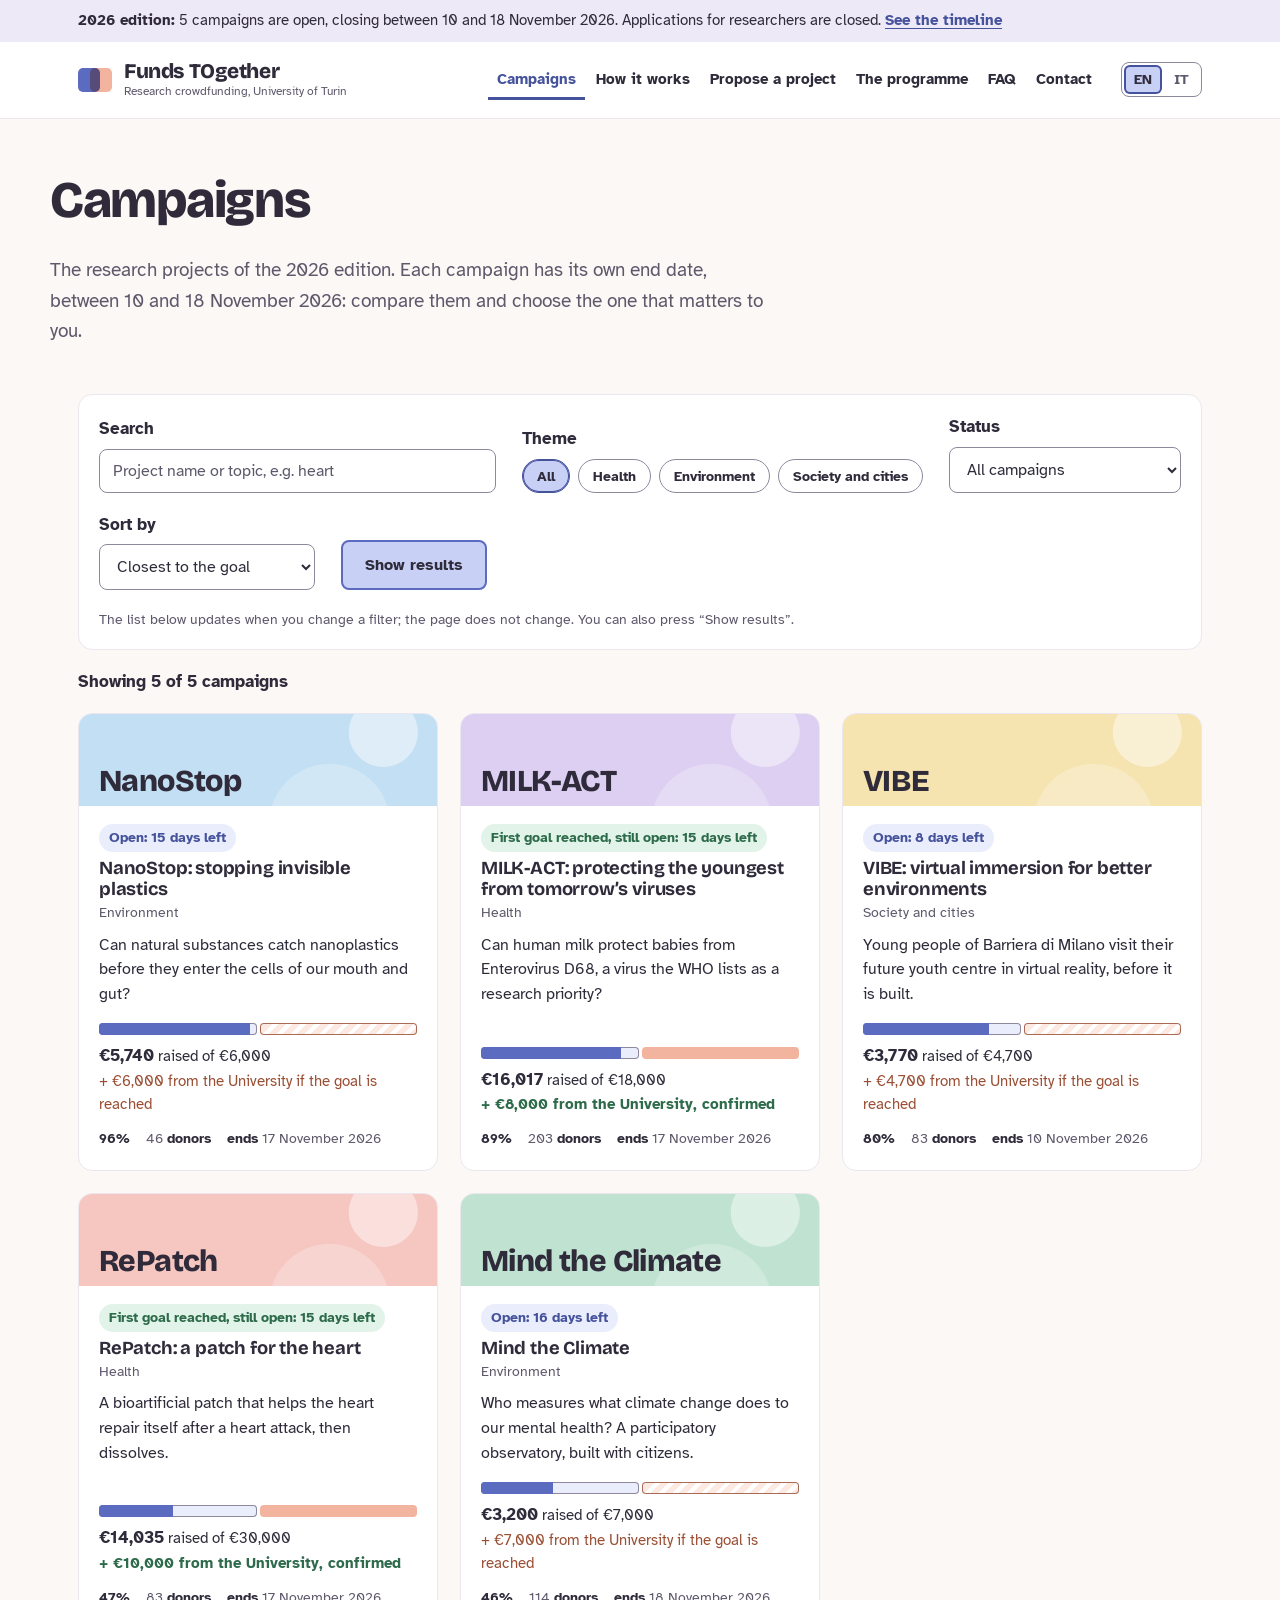
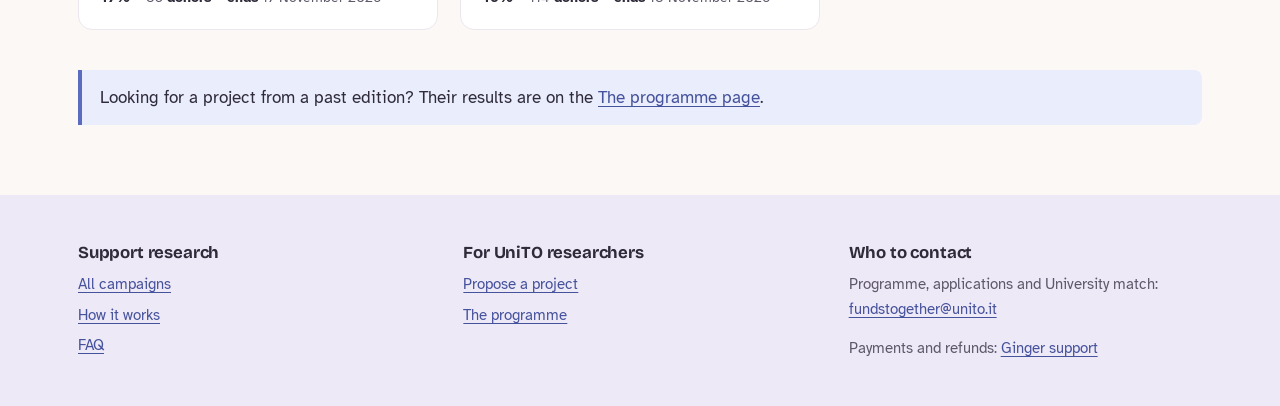
<file: assignment2_gruppoL/support.html>
<!doctype html>
<html lang="en">
<head>
  <meta charset="utf-8">
  <meta name="viewport" content="width=device-width, initial-scale=1">
  <title>Choose your support | Funds TOgether</title>
  <script src="js/lang.js"></script>
  <link rel="stylesheet" href="css/style.css">
  <script src="js/data.js" defer></script>
  <script src="js/common.js" defer></script>
  <script src="js/forms.js" defer></script>
  <script src="js/support.js" defer></script>
</head>
<body data-page="support" data-title-en="Choose your support" data-title-it="Scegli come sostenere">
  <div id="site-header"></div>

  <main id="main">
    <div class="wrap page-head" style="padding-bottom:16px">
      <a class="link-back" id="back-project" href="campaigns.html"><span data-l="en">Back to the project</span><span data-l="it">Torna al progetto</span></a>
      <h1 id="flow-title"></h1>
    </div>

    <div class="wrap">
      <ol class="stepper" aria-label="Steps">
        <li aria-current="step"><span data-l="en">Your support</span><span data-l="it">Il tuo sostegno</span></li>
        <li><span data-l="en">Your details and payment</span><span data-l="it">Dati e pagamento</span></li>
        <li><span data-l="en">Confirmation</span><span data-l="it">Conferma</span></li>
      </ol>
    </div>

    <div class="wrap flow-layout">
      <form id="support-form" novalidate>
        <div class="error-summary" id="errors" tabindex="-1" hidden></div>

        <fieldset>
          <legend><span data-l="en">Choose a reward, or give without one</span><span data-l="it">Scegli una ricompensa, oppure dona senza</span></legend>
          <span class="hint"><span data-l="en">Each reward needs a minimum amount. You can give more than that.</span><span data-l="it">Ogni ricompensa richiede una cifra minima. Puoi donare di più.</span></span>
          <div id="reward-list"></div>
        </fieldset>

        <div class="field">
          <label for="amount"><span data-l="en">Your donation</span><span data-l="it">La tua donazione</span></label>
          <span class="hint" id="amount-hint"></span>
          <div class="amount-input"><span aria-hidden="true">€</span><input id="amount" name="amount" type="text" inputmode="decimal" autocomplete="off" aria-describedby="amount-hint amount-error"></div>
          <div class="quick" id="quick" role="group" aria-label="Quick amounts"></div>
          <p class="field-error" id="amount-error" aria-live="polite"></p>
        </div>

        <div class="flow-actions">
          <button class="btn" type="submit"><span data-l="en">Continue to your details</span><span data-l="it">Continua con i tuoi dati</span></button>
          <span class="muted small"><span data-l="en">Nothing is paid at this step.</span><span data-l="it">In questo passaggio non paghi nulla.</span></span>
        </div>
      </form>

      <aside class="panel summary" id="summary" aria-live="polite"></aside>
    </div>
  </main>

  <div id="site-footer"></div>
</body>
</html>
</file>
<file: assignment2_gruppoL/css/style.css>
@import url('https://fonts.googleapis.com/css2?family=Atkinson+Hyperlegible:ital,wght@0,400;0,700;1,400&family=Bricolage+Grotesque:opsz,wght@12..96,500;12..96,700;12..96,800&display=swap');

:root {
  --bg: #FBF8F6;
  --surface: #FFFFFF;
  --ink: #2F2B3A;
  --muted: #5E586B;
  --line: #ECE6EF;
  --edge: #8F879C;   /* borders of controls: at least 3:1 on white (WCAG 1.4.11) */
  --donor: #5B6BC0;
  --donor-dark: #45529C;
  --donor-soft: #EAEDFC;
  --match: #F2B49E;
  --match-soft: #FCE9E2;
  --ok: #2E6B4B;
  --ok-soft: #E2F4E9;
  --err: #A33C3C;
  --err-soft: #FCE8E8;
  --radius: 14px;
  --btn: #C9D0F6;
  --btn-hover: #B4BEF1;
  --pastel: #EEE9F7;
  --font-body: 'Atkinson Hyperlegible', 'Segoe UI', system-ui, sans-serif;
  --font-head: 'Bricolage Grotesque', 'Segoe UI', system-ui, sans-serif;
}

html[lang="en"] [data-l="it"],
html[lang="it"] [data-l="en"] { display: none !important; }

*, *::before, *::after { box-sizing: border-box; }
html { scroll-behavior: smooth; }
body {
  margin: 0;
  background: var(--bg);
  color: var(--ink);
  font: 17px/1.6 var(--font-body);
  -webkit-font-smoothing: antialiased;
}
img { max-width: 100%; display: block; }
a { color: var(--donor-dark); text-underline-offset: 3px; }
a:hover { color: var(--ink); }
h1, h2, h3, h4 { font-family: var(--font-head); line-height: 1.15; margin: 0 0 .5em; letter-spacing: -0.01em; }
h1 { font-size: clamp(2.3rem, 4vw, 3.5rem); font-weight: 800; letter-spacing: -0.025em; }
h2 { font-size: 1.85rem; font-weight: 700; }
h3 { font-size: 1.25rem; font-weight: 700; }
p { margin: 0 0 1em; }
.lead { font-size: 1.2rem; color: var(--muted); max-width: 60ch; }
.muted { color: var(--muted); }
.small { font-size: .9rem; }
.wrap { max-width: 1180px; margin: 0 auto; padding: 0 28px; }
.narrow { max-width: 760px; }
.sr-only { position: absolute; width: 1px; height: 1px; overflow: hidden; clip: rect(0, 0, 0, 0); clip-path: inset(50%); white-space: nowrap; }
:focus-visible { outline: 3px solid var(--donor-dark); outline-offset: 2px; border-radius: 4px; }
::placeholder { color: var(--muted); opacity: 1; }

/* Skip link: dark text on a white box (7:1), so its contrast does not depend on what is behind it
   while it waits off-screen (WCAG 1.4.3); clear dark outline when focused (WCAG 2.4.7). */
.skip { position: absolute; left: 12px; top: -80px; background-color: #FFFFFF; color: #2F2B3A; border: 2px solid #45529C; font-weight: 700; padding: 10px 16px; border-radius: 6px; z-index: 50; }
.skip:focus, .skip:focus-visible { top: 12px; color: #2F2B3A; background-color: #FFFFFF; outline: 3px solid #2F2B3A; outline-offset: 2px; }

/* ---------- edition bar (problem C3: always say which phase we are in) ---------- */
.edition-bar { background: var(--pastel); color: var(--ink); font-size: .92rem; }
.edition-bar p { margin: 0; padding: 9px 0; }
.edition-bar a { color: var(--donor-dark); font-weight: 700; }

.site-header { background: var(--surface); border-bottom: 1px solid var(--line); position: sticky; top: 0; z-index: 20; }
.header-inner { display: flex; align-items: center; gap: 20px; min-height: 76px; }
.brand { display: flex; align-items: center; gap: 12px; text-decoration: none; color: var(--ink); flex-shrink: 0; }
.brand:hover { color: var(--ink); }
.brand-mark { position: relative; width: 34px; height: 24px; }
.brand-mark i { position: absolute; top: 0; width: 22px; height: 24px; border-radius: 5px; }
.brand-mark i:first-child { left: 0; background: var(--donor); }
.brand-mark i:last-child { right: 0; background: var(--match); mix-blend-mode: multiply; }
.brand-text { display: flex; flex-direction: column; line-height: 1.15; }
.brand-name { font-family: var(--font-head); font-weight: 800; font-size: 1.3rem; letter-spacing: -0.02em; }
.brand-sub { font-size: .78rem; color: var(--muted); }
.nav { list-style: none; margin: 0; padding: 0; display: flex; gap: 2px; flex-wrap: nowrap; white-space: nowrap; }
.nav a { display: block; padding: 8px 9px; color: var(--ink); text-decoration: none; font-weight: 700; font-size: .95rem; border-radius: 6px; }
.nav a:hover { background: var(--bg); color: var(--ink); }
.nav a[aria-current="page"] { color: var(--donor-dark); box-shadow: inset 0 -3px 0 var(--donor-dark); border-radius: 0; }
nav[aria-label="Main"] { margin-left: auto; }
/* No overflow:hidden any more: it clipped the focus outline. Each button has its own rounded corners instead. */
.lang-switch { display: flex; gap: 2px; padding: 2px; border: 1px solid var(--edge); border-radius: 8px; flex-shrink: 0; background: var(--surface); }
.lang-switch button { font: 700 .85rem var(--font-body); padding: 6px 10px; border: 0; border-radius: 6px; background: var(--surface); color: var(--muted); cursor: pointer; }
.lang-switch button[aria-pressed="true"] { background: var(--btn); color: var(--ink); box-shadow: inset 0 0 0 2px var(--donor-dark); }
/* Focus outline with its own colour, drawn outside the button, so it is different from the
   blue ring of the selected language (WCAG 2.4.7, MAUVE++ technique F78 checks outline-color). */
.lang-switch button:focus-visible { outline: 3px solid #2F2B3A; outline-color: #2F2B3A; outline-offset: 2px; position: relative; z-index: 1; }
.lang-switch button:hover:not([aria-pressed="true"]) { background: var(--bg); color: var(--ink); }

.btn {
  display: inline-flex; align-items: center; justify-content: center; gap: 8px;
  font: 700 1rem var(--font-body); padding: 13px 22px; border-radius: 8px;
  border: 2px solid var(--donor); background: var(--btn); color: var(--ink); text-decoration: none; cursor: pointer;
}
.btn:hover { background: var(--btn-hover); border-color: var(--donor-dark); color: var(--ink); }
/* Solid white background, not transparent: the text contrast (7:1) can always be computed (WCAG 1.4.3). */
.btn--ghost { background-color: #FFFFFF; color: var(--donor-dark); }
.btn--ghost:hover { background: var(--donor-soft); color: var(--donor-dark); }
.btn--block { width: 100%; }
.btn[disabled], .btn[aria-disabled="true"] { opacity: .55; cursor: not-allowed; }
.btn .spinner { width: 16px; height: 16px; border: 2px solid rgba(47,43,58,.25); border-top-color: var(--ink); border-radius: 50%; animation: spin .8s linear infinite; }
@keyframes spin { to { transform: rotate(360deg); } }
.link-back { display: inline-block; margin-bottom: 18px; font-weight: 700; text-decoration: none; }
.link-back::before { content: '‹ '; }

main { display: block; }
.section { padding: 64px 0; }
.section--tight { padding: 40px 0; }
.section--white { background: var(--surface); border-top: 1px solid var(--line); border-bottom: 1px solid var(--line); }
.page-head { padding: 52px 0 28px; }
.page-head h1 { max-width: 20ch; }
.breadcrumb { font-size: .9rem; margin-bottom: 14px; color: var(--muted); }
.breadcrumb ol { list-style: none; margin: 0; padding: 0; display: flex; flex-wrap: wrap; gap: 6px; }
.breadcrumb li + li::before { content: '›'; margin-right: 6px; color: var(--muted); }
.section-head { display: flex; justify-content: space-between; align-items: end; gap: 20px; margin-bottom: 26px; flex-wrap: wrap; }
.section-head h2 { margin: 0; }

.hero { padding: 64px 0 56px; }
.hero-grid { display: grid; grid-template-columns: 1.15fr .85fr; gap: 56px; align-items: start; }
.hero h1 { max-width: 16ch; }
.paths { display: grid; grid-template-columns: 1fr 1fr; gap: 16px; margin-top: 30px; }
.path {
  display: block; padding: 22px 22px 20px; border-radius: var(--radius); text-decoration: none;
  background: var(--surface); border: 2px solid var(--edge); color: var(--ink);
}
.path:hover { border-color: var(--donor-dark); color: var(--ink); }
.path strong { display: block; font-family: var(--font-head); font-size: 1.3rem; margin-bottom: 4px; color: var(--donor-dark); }
.path span { color: var(--muted); font-size: .95rem; }
.path--primary { background: var(--btn); border-color: var(--donor); }
.path--primary strong, .path--primary span { color: var(--ink); }
.path--primary:hover { background: var(--btn-hover); border-color: var(--donor-dark); }

.simulator { background: var(--surface); border: 1px solid var(--line); border-radius: 14px; padding: 28px; }
.simulator h2 { font-size: 1.35rem; }
.sim-amount { display: flex; align-items: baseline; gap: 10px; margin: 18px 0 8px; }
.sim-amount output { font-family: var(--font-head); font-weight: 800; font-size: 2.6rem; line-height: 1; }
.sim-range { width: 100%; accent-color: var(--donor); margin: 6px 0 22px; }
.sim-bars { display: grid; grid-template-columns: auto 1fr; gap: 10px 14px; align-items: center; }
.sim-bar { height: 28px; border-radius: 6px; min-width: 6px; transition: width .25s ease; }
.sim-bar--you { background: var(--donor); }
.sim-bar--match { background: var(--match); }
.sim-total { margin-top: 18px; padding-top: 16px; border-top: 1px dashed var(--line); font-size: 1.05rem; }
.sim-total strong { font-family: var(--font-head); font-size: 1.5rem; }

.steps { list-style: none; margin: 0; padding: 0; display: grid; grid-template-columns: repeat(3, 1fr); gap: 28px; counter-reset: s; }
.steps li { counter-increment: s; position: relative; padding-top: 52px; }
.steps li::before {
  content: counter(s); position: absolute; top: 0; left: 0; width: 38px; height: 38px; border-radius: 50%;
  background: var(--pastel); color: var(--ink); font: 800 1.1rem/38px var(--font-head); text-align: center;
}
.steps h3 { margin-bottom: 6px; }
.steps--4 { grid-template-columns: repeat(4, 1fr); }

.card-grid { display: grid; grid-template-columns: repeat(auto-fill, minmax(min(330px, 100%), 1fr)); gap: 22px; }
.card { background: var(--surface); border: 1px solid var(--line); border-radius: var(--radius); overflow: hidden; display: flex; flex-direction: column; position: relative; }
.card:hover { border-color: #D8D0DE; }
.card-band {
  height: 92px; background: var(--accent); position: relative; overflow: hidden; display: flex; align-items: flex-end; padding: 0 20px 10px;
  background-image: radial-gradient(circle at 85% 20%, rgba(255,255,255,.45) 0 34px, transparent 35px), radial-gradient(circle at 70% 120%, rgba(255,255,255,.25) 0 60px, transparent 61px);
}
.card-short { font-family: var(--font-head); font-weight: 800; font-size: 1.9rem; color: var(--ink); letter-spacing: -0.02em; line-height: 1; }
.card-body { padding: 18px 20px 20px; display: flex; flex-direction: column; flex: 1; }
.card-title { font-size: 1.15rem; margin: 6px 0 2px; }
.card-title a { color: var(--ink); text-decoration: none; }
.card-title a::after { content: ''; position: absolute; inset: 0; }
.card-title a:hover { text-decoration: underline; }
.card-theme { font-size: .88rem; color: var(--muted); margin-bottom: 8px; }
.card-tagline { font-size: .97rem; margin-bottom: 16px; flex: 1; }
.card-facts { display: flex; flex-wrap: wrap; gap: 6px 16px; font-size: .9rem; color: var(--muted); margin: 10px 0 0; }
.card-facts span:first-child { color: var(--ink); font-weight: 700; }

.status { display: inline-block; font-size: .85rem; font-weight: 700; padding: 3px 10px; border-radius: 999px; margin: 0; align-self: flex-start; }
.status--open { background: var(--donor-soft); color: var(--donor-dark); }
.status--reached { background: var(--ok-soft); color: var(--ok); }
.status--closed { background: #F1EDF4; color: var(--muted); }

.meter-track { display: flex; gap: 3px; height: 12px; }
.meter--big .meter-track { height: 20px; }
.meter-donors, .meter-match { flex: 1; border-radius: 4px; overflow: hidden; position: relative; }
.meter-donors { background: var(--donor-soft); box-shadow: inset 0 0 0 1px var(--edge); }
.meter-donors span { display: block; height: 100%; background: var(--donor); }
.meter-match { background: repeating-linear-gradient(-45deg, var(--match-soft) 0 6px, #fff 6px 10px); box-shadow: inset 0 0 0 1px #A86A55; }
.is-reached .meter-match { background: var(--match); box-shadow: none; }
.meter-legend { margin-top: 8px; font-size: .92rem; }
.meter-legend p { margin: 0; }
.meter-raised strong { font-size: 1.05rem; }
.meter--big .meter-raised { font-size: 1.05rem; }
.meter--big .meter-raised strong { font-family: var(--font-head); font-size: 1.9rem; }
.meter-match-label { color: #9A4E33; }
.is-reached .meter-match-label { color: var(--ok); font-weight: 700; }

.toolbar { background: var(--surface); border: 1px solid var(--line); border-radius: var(--radius); padding: 18px 20px; display: flex; flex-wrap: wrap; gap: 18px 26px; align-items: end; margin-bottom: 18px; }
.toolbar .field { margin: 0; }
.chips { display: flex; gap: 8px; flex-wrap: wrap; }
.chip { font: 700 .9rem var(--font-body); padding: 7px 14px; border-radius: 999px; border: 1px solid var(--edge); background: var(--surface); color: var(--ink); cursor: pointer; }
.chip[aria-pressed="true"] { background: var(--btn); color: var(--ink); border-color: var(--donor-dark); box-shadow: inset 0 0 0 1px var(--donor-dark); }
.result-count { font-weight: 700; margin: 6px 0 18px; }
.empty { background: var(--surface); border: 2px dashed var(--line); border-radius: var(--radius); padding: 40px; text-align: center; }

.field { margin-bottom: 20px; }
.field > label, .field > .label, fieldset legend { display: block; font-weight: 700; margin-bottom: 6px; }
.hint { display: block; font-size: .9rem; color: var(--muted); margin: -2px 0 8px; font-weight: 400; }
input[type="text"], input[type="email"], input[type="number"], input[type="search"], select, textarea {
  width: 100%; font: 1rem var(--font-body); color: var(--ink); padding: 11px 13px; border: 1.5px solid #8F879C; border-radius: 8px; background: #fff;
}
textarea { min-height: 130px; resize: vertical; }
input:focus-visible, select:focus-visible, textarea:focus-visible { outline: 3px solid var(--donor-dark); outline-offset: 2px; border-color: var(--donor-dark); }
[aria-invalid="true"] { border-color: var(--err) !important; background: #FFF9F7; }
.field-error { display: none; color: var(--err); font-weight: 700; font-size: .92rem; margin-top: 6px; }
.field-error:not(:empty) { display: block; }
.field-error::before { content: '! '; }
.field-ok { color: var(--ok); font-size: .92rem; font-weight: 700; margin-top: 6px; }
fieldset { border: 0; padding: 0; margin: 0 0 20px; }
.check { display: flex; gap: 10px; align-items: flex-start; font-weight: 400; margin-bottom: 10px; }
/* Sizes in rem/em, not px, so labels and inputs scale and reflow together (WCAG 1.4.10, technique C38). */
.check input { width: 1.25rem; height: 1.25rem; max-width: 100%; margin-top: .2em; accent-color: var(--donor); flex-shrink: 0; }
.counter { font-size: .85rem; color: var(--muted); text-align: right; margin-top: 4px; }
.counter.is-over { color: var(--err); font-weight: 700; }
/* Flexbox that wraps instead of a 2-column grid: label + input pairs reflow to one column on small screens (WCAG 1.4.10, technique C38). */
.form-row { display: flex; flex-wrap: wrap; gap: 0 18px; }
/* Every form is a flexbox column, so each label + input block sits in a flex container and
   shrinks with the viewport (WCAG 1.4.10, MAUVE++ technique C38). The campaigns toolbar is already flex. */
form:not(.toolbar) { display: flex; flex-direction: column; }
form > * { min-width: 0; max-width: 100%; }
/* Keep the hidden attribute stronger than any display rule (forms and panels shown by JavaScript). */
[hidden] { display: none !important; }
.form-row > .field { flex: 1 1 15em; min-width: 0; }

.error-summary { border: 2px solid var(--err); background: var(--err-soft); border-radius: var(--radius); padding: 16px 20px; margin-bottom: 24px; }
.error-summary h2 { font-size: 1.1rem; color: var(--err); margin-bottom: 6px; }
.error-summary ul { margin: 0; padding-left: 20px; }
.error-summary a { color: var(--err); font-weight: 700; }

.success-box { border: 2px solid var(--ok); background: var(--ok-soft); border-radius: var(--radius); padding: 22px 24px; }
.success-box h2 { color: var(--ok); font-size: 1.35rem; }
.withdraw { margin-top: 18px; padding-top: 16px; border-top: 1px solid var(--line); }
.confirm-box { border: 2px solid var(--err); background: var(--err-soft); border-radius: var(--radius); padding: 18px 20px; }
.confirm-box h3 { color: var(--err); margin-top: 0; }
.btn--danger { background: var(--err); border-color: var(--err); color: #fff; }
.btn--danger:hover { background: #8E342C; border-color: #8E342C; color: #fff; }
.btn--danger:focus-visible { outline: 3px solid #2F2B3A; outline-color: #2F2B3A; outline-offset: 2px; box-shadow: inset 0 0 0 2px #FFFFFF; }

.panel { background: var(--surface); border: 1px solid var(--line); border-radius: var(--radius); padding: 24px; }
.note { border-left: 4px solid var(--match); background: var(--match-soft); padding: 14px 18px; border-radius: 0 8px 8px 0; }
.note--info { border-color: var(--donor); background: var(--donor-soft); }
.note--info a { color: var(--donor-dark); }
.note p:last-child { margin: 0; }
.conditions { list-style: none; padding: 0; margin: 0; }
.conditions li { padding: 10px 0 10px 30px; border-top: 1px solid var(--line); position: relative; font-size: .95rem; }
.conditions li:first-child { border-top: 0; }
.conditions li::before { content: ''; position: absolute; left: 4px; top: 17px; width: 12px; height: 12px; border-radius: 3px; background: var(--donor); }
.conditions li.c-match::before { background: var(--match); }

.project-hero { background: var(--accent); color: var(--ink); padding: 36px 0 40px; position: relative; overflow: hidden; }
.project-hero::after { content: ''; position: absolute; right: -80px; top: -120px; width: 380px; height: 380px; border-radius: 50%; background: rgba(255,255,255,.35); }
.project-hero .breadcrumb, .project-hero .breadcrumb a, .project-hero .breadcrumb li + li::before { color: var(--ink); }
.project-hero h1 { max-width: 22ch; margin-bottom: 12px; }
.project-hero .lead { color: var(--ink); }
@media (min-width: 901px) { .project-hero .wrap > * { max-width: calc(100% - 420px); } }
.project-hero .card-theme { color: var(--ink); }
.project-layout { display: grid; grid-template-columns: 1fr 380px; gap: 40px; align-items: start; padding: 36px 0 70px; }
.funding-box { position: sticky; top: 96px; margin-top: -90px; z-index: 2; box-shadow: 0 10px 30px rgba(47, 43, 58, .07); }
.funding-box .btn { margin: 18px 0 10px; }
.funding-box .conditions { margin-top: 12px; }
.stretch { margin-top: 14px; padding: 12px 14px; border-radius: 8px; background: var(--bg); font-size: .93rem; }
.facts-row { display: flex; gap: 22px; margin: 14px 0 0; }
.facts-row div { display: flex; flex-direction: column; }
.facts-row strong { font-family: var(--font-head); font-size: 1.4rem; }
.facts-row span { font-size: .85rem; color: var(--muted); }
.tabs { display: flex; gap: 2px; border-bottom: 1px solid var(--line); margin-bottom: 30px; position: sticky; top: 77px; background: var(--bg); z-index: 1; flex-wrap: wrap; }
.tabs a { padding: 12px 14px; font-weight: 700; text-decoration: none; color: var(--muted); }
.tabs a:hover { color: var(--ink); }
.project-section { margin-bottom: 46px; scroll-margin-top: 150px; }
.project-section > p { max-width: 68ch; }
.rewards { display: grid; gap: 12px; }
.reward { display: grid; grid-template-columns: 90px 1fr auto; gap: 16px; align-items: center; padding: 16px 18px; background: var(--surface); border: 1px solid var(--line); border-radius: var(--radius); }
.reward-amount { font-family: var(--font-head); font-weight: 800; font-size: 1.4rem; }
.reward h3 { font-size: 1.05rem; margin: 0 0 2px; }
.reward p { margin: 0; font-size: .93rem; color: var(--muted); }
.avail { display: inline-block; font-size: .85rem; font-weight: 700; padding: 3px 10px; border-radius: 999px; white-space: nowrap; background: var(--ok-soft); color: var(--ok); }
.avail--few { background: var(--match-soft); color: #9A4E33; }
.avail--none { background: #F1EDF4; color: var(--muted); }
.reward.is-soldout { opacity: .7; }
table.budget { width: 100%; border-collapse: collapse; background: var(--surface); border: 1px solid var(--line); border-radius: var(--radius); overflow: hidden; }
.budget th, .budget td { text-align: left; padding: 12px 16px; border-bottom: 1px solid var(--line); vertical-align: middle; }
.budget th { font-size: .9rem; color: var(--muted); background: #F8F6FB; }
.budget td.num, .budget th.num { text-align: right; white-space: nowrap; }
.budget tfoot td { font-weight: 700; border-bottom: 0; }
.budget .share { height: 8px; background: var(--donor-soft); border-radius: 4px; min-width: 120px; box-shadow: inset 0 0 0 1px var(--edge); }
.budget .share span { display: block; height: 100%; background: var(--donor); border-radius: 4px; }
.team { list-style: none; padding: 0; margin: 0; display: grid; grid-template-columns: repeat(auto-fill, minmax(220px, 1fr)); gap: 12px; }
.team li { background: var(--surface); border: 1px solid var(--line); border-radius: var(--radius); padding: 16px; display: flex; gap: 12px; align-items: center; }
.avatar { width: 46px; height: 46px; border-radius: 50%; background: var(--accent, var(--donor-soft)); color: var(--ink); display: grid; place-items: center; font-weight: 700; flex-shrink: 0; }
.team strong { display: block; }
.team span { font-size: .9rem; color: var(--muted); }
.team .avatar { font-size: 1rem; color: var(--ink); }
.timeline { list-style: none; padding: 0; margin: 0; border-left: 3px solid var(--line); }
.timeline li { padding: 0 0 22px 22px; position: relative; }
.timeline li::before { content: ''; position: absolute; left: -9px; top: 6px; width: 15px; height: 15px; border-radius: 50%; background: var(--surface); border: 3px solid var(--donor); }
.timeline time, .timeline .tl-date { display: block; font-size: .88rem; color: var(--muted); font-weight: 700; }
.timeline h3 { font-size: 1.05rem; margin: 2px 0 4px; }
.timeline p { margin: 0; max-width: 64ch; }
.timeline li.is-now::before { background: var(--donor); }
.supporters { display: flex; flex-wrap: wrap; gap: 8px; list-style: none; padding: 0; margin: 0 0 12px; }
.supporters li { background: var(--surface); border: 1px solid var(--line); border-radius: 999px; padding: 4px 12px; font-size: .9rem; }

.stepper { list-style: none; display: flex; gap: 0; padding: 0; margin: 0 0 32px; counter-reset: st; }
.stepper li { counter-increment: st; flex: 1; padding: 12px 0 0; border-top: 4px solid var(--line); font-weight: 700; color: var(--muted); font-size: .95rem; }
.stepper li::before { content: counter(st) '. '; }
.stepper li[aria-current="step"] { border-color: var(--donor-dark); color: var(--donor-dark); }
.stepper li.is-done { border-color: var(--ink); color: var(--ink); }
.flow-layout { display: grid; grid-template-columns: 1fr 360px; gap: 40px; align-items: start; padding-bottom: 70px; }
/* Radio/checkbox cards in flexbox with wrapping, not grid (WCAG 1.4.10, technique C38). */
.choice { display: flex; flex-wrap: wrap; gap: 14px; align-items: center; padding: 16px 18px; background: var(--surface); border: 2px solid var(--edge); border-radius: var(--radius); margin-bottom: 10px; cursor: pointer; font-weight: 400; }
.choice:hover { border-color: var(--donor-dark); }
.choice input { width: 1.25rem; height: 1.25rem; max-width: 100%; accent-color: var(--donor); margin: 0; }
.choice:has(input:checked) { border-color: var(--donor-dark); background: #F2F4FD; }
.choice:has(input:disabled) { cursor: not-allowed; opacity: .6; }
.choice-title { font-weight: 700; display: block; }
.choice-desc { font-size: .92rem; color: var(--muted); }
.choice > span:not(.choice-amount) { flex: 1 1 12em; min-width: 0; }
.choice-amount { font-family: var(--font-head); font-weight: 800; font-size: 1.25rem; margin-left: auto; }
.amount-input { display: flex; align-items: center; width: 100%; max-width: 15em; }
.amount-input span { padding: 11px 13px; background: var(--bg); border: 1.5px solid #8F879C; border-right: 0; border-radius: 8px 0 0 8px; font-weight: 700; }
.amount-input input { border-radius: 0 8px 8px 0; font-size: 1.2rem; font-weight: 700; }
.quick { display: flex; gap: 8px; margin-top: 10px; flex-wrap: wrap; }
.summary { position: sticky; top: 100px; }
.summary h2 { font-size: 1.2rem; }
.summary dl { margin: 0 0 6px; display: grid; grid-template-columns: 1fr auto; gap: 8px 12px; }
.summary dt { color: var(--muted); }
.summary dd { margin: 0; font-weight: 700; text-align: right; }
.summary .total { border-top: 1px solid var(--line); padding-top: 10px; font-size: 1.1rem; }
.flow-actions { display: flex; gap: 14px; align-items: center; margin-top: 26px; flex-wrap: wrap; }
.pay-panel { margin: -2px 0 12px 34px; padding: 16px 18px; background: var(--surface); border: 1px solid var(--line); border-radius: 8px; }

.confirm-head { display: flex; gap: 18px; align-items: flex-start; }
.confirm-icon { width: 56px; height: 56px; border-radius: 50%; background: var(--ok); display: grid; place-items: center; flex-shrink: 0; }
.confirm-icon svg { width: 28px; height: 28px; }

.faq-layout { display: grid; grid-template-columns: 240px 1fr; gap: 40px; align-items: start; padding-bottom: 70px; }
.faq-cats { position: sticky; top: 100px; display: flex; flex-direction: column; gap: 6px; }
.faq-cats .chip { text-align: left; border-radius: 8px; }
details.qa { background: var(--surface); border: 1px solid var(--edge); border-radius: var(--radius); margin-bottom: 10px; }
details.qa summary { cursor: pointer; padding: 16px 48px 16px 20px; font-weight: 700; list-style: none; position: relative; }
details.qa summary::-webkit-details-marker { display: none; }
details.qa summary::after { content: '+'; position: absolute; right: 20px; top: 12px; font: 700 1.4rem var(--font-head); color: var(--donor); }
details.qa[open] summary::after { content: '–'; }
details.qa .qa-body { padding: 0 20px 18px; max-width: 70ch; }
.qa-cat { font-size: .82rem; color: var(--muted); font-weight: 700; display: block; margin-top: 2px; }
mark { background: var(--match-soft); color: inherit; padding: 0 2px; border-radius: 3px; }

.two-col { display: grid; grid-template-columns: 1fr 1fr; gap: 28px; }
.side-layout { display: grid; grid-template-columns: 1fr 340px; gap: 44px; align-items: start; padding-bottom: 70px; }
.toc { position: sticky; top: 100px; }
.toc ol { margin: 0; padding-left: 20px; }
.toc li { margin-bottom: 6px; }
.who { width: 100%; border-collapse: collapse; background: var(--surface); border: 1px solid var(--line); }
.who th, .who td { padding: 14px 16px; border-bottom: 1px solid var(--line); text-align: left; vertical-align: top; }
.who thead th { background: #F8F6FB; font-size: .92rem; }
.big-figure { font-family: var(--font-head); font-weight: 800; font-size: 3rem; line-height: 1; margin: 0 0 4px; }
.checklist { list-style: none; padding: 0; margin: 0; }
.checklist li { margin-bottom: 4px; }
.progress-note { font-weight: 700; margin: 10px 0 0; }
.route { margin-top: 18px; }
.route-result { margin-top: 14px; }

.site-footer { background: var(--pastel); color: var(--muted); padding: 48px 0 30px; font-size: .95rem; }
.site-footer h2 { font-size: 1.05rem; color: var(--ink); margin-bottom: 10px; }
.site-footer a { color: var(--donor-dark); }
.site-footer ul { list-style: none; padding: 0; margin: 0; }
.site-footer li { margin-bottom: 6px; }
.footer-grid { display: grid; grid-template-columns: repeat(3, 1fr); gap: 32px; }

@media (max-width: 1180px) {
  .nav { flex-wrap: wrap; }
  .header-inner { flex-wrap: wrap; padding: 12px 28px; gap: 10px 20px; }
  nav[aria-label="Main"] { order: 3; width: 100%; margin-left: 0; }
  .lang-switch { margin-left: auto; }
  .site-header { position: static; }
  .tabs { top: 0; }
}
@media (max-width: 900px) {
  .hero-grid, .project-layout, .flow-layout, .faq-layout, .side-layout, .two-col { grid-template-columns: 1fr; }
  .funding-box { position: static; margin-top: 0; }
  .summary, .faq-cats, .toc { position: static; }
  .steps, .steps--4, .footer-grid, .paths { grid-template-columns: 1fr; }
  .reward { grid-template-columns: 1fr; }
}
@media (prefers-reduced-motion: reduce) {
  html { scroll-behavior: auto; }
  *, *::before, *::after { transition: none !important; animation: none !important; }
}

/* ---------- small screens (reflow at 320 px, WCAG 1.4.10) ---------- */
.table-scroll { overflow-x: auto; max-width: 100%; }
.table-scroll:focus-visible { outline: 3px solid var(--donor-dark); outline-offset: -3px; }
.supporters li, .choice, .field, .panel, .card-body { overflow-wrap: anywhere; }
.filter-hint { flex-basis: 100%; margin: 0; }
@media (max-width: 480px) {
  .wrap { padding: 0 16px; }
  .header-inner { padding: 12px 16px; }
  .brand { flex-shrink: 1; min-width: 0; }
  .brand-text { min-width: 0; }
  h1 { font-size: 2rem; }
  .big-figure { font-size: 2.3rem; }
  .pay-panel { margin-left: 0; }
  .flow-actions { flex-direction: column; align-items: stretch; }
  .facts-row { flex-wrap: wrap; }
}
.share-row { display: flex; gap: 8px; align-items: center; flex-wrap: wrap; }
.share-row input { flex: 1 1 11em; min-width: 0; }
.project-layout > *, .side-layout > *, .flow-layout > *, .faq-layout > *, .two-col > *, .hero-grid > * { min-width: 0; }
.tabs a { overflow-wrap: anywhere; }
</file>
